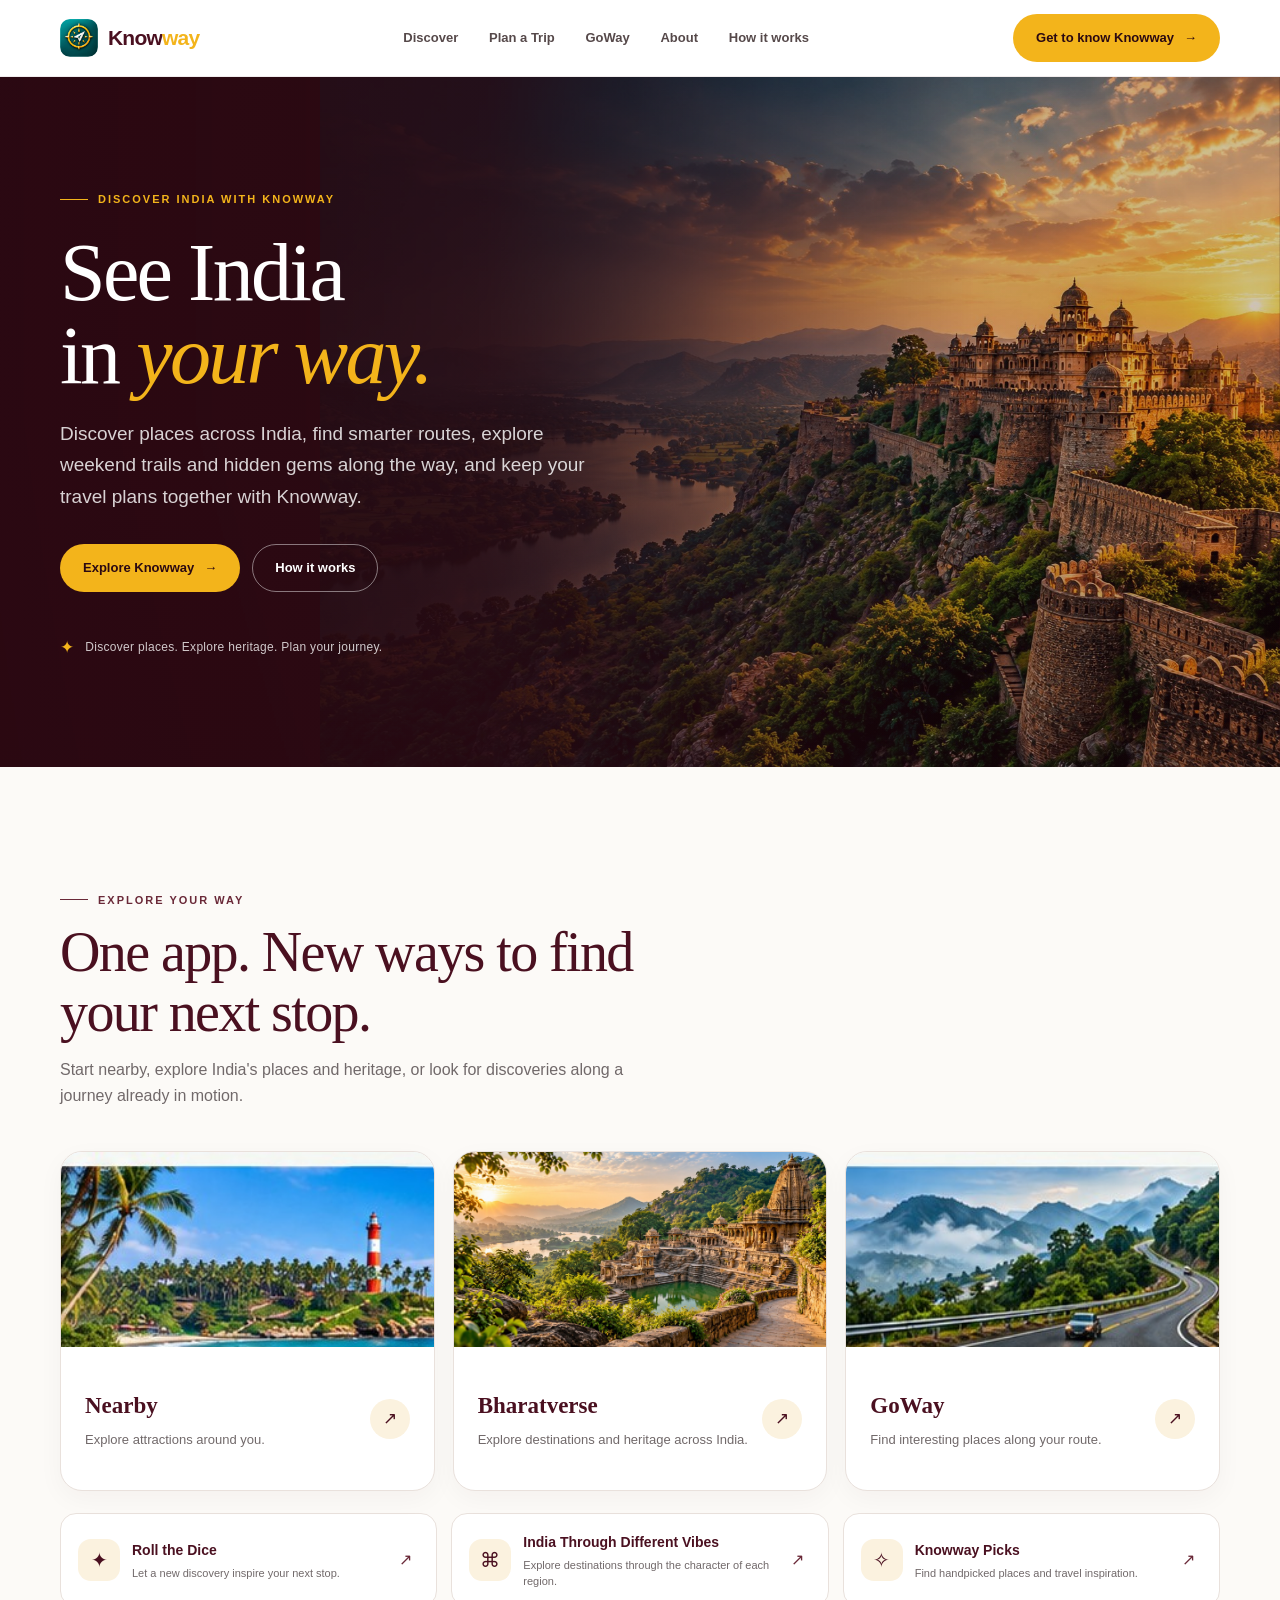
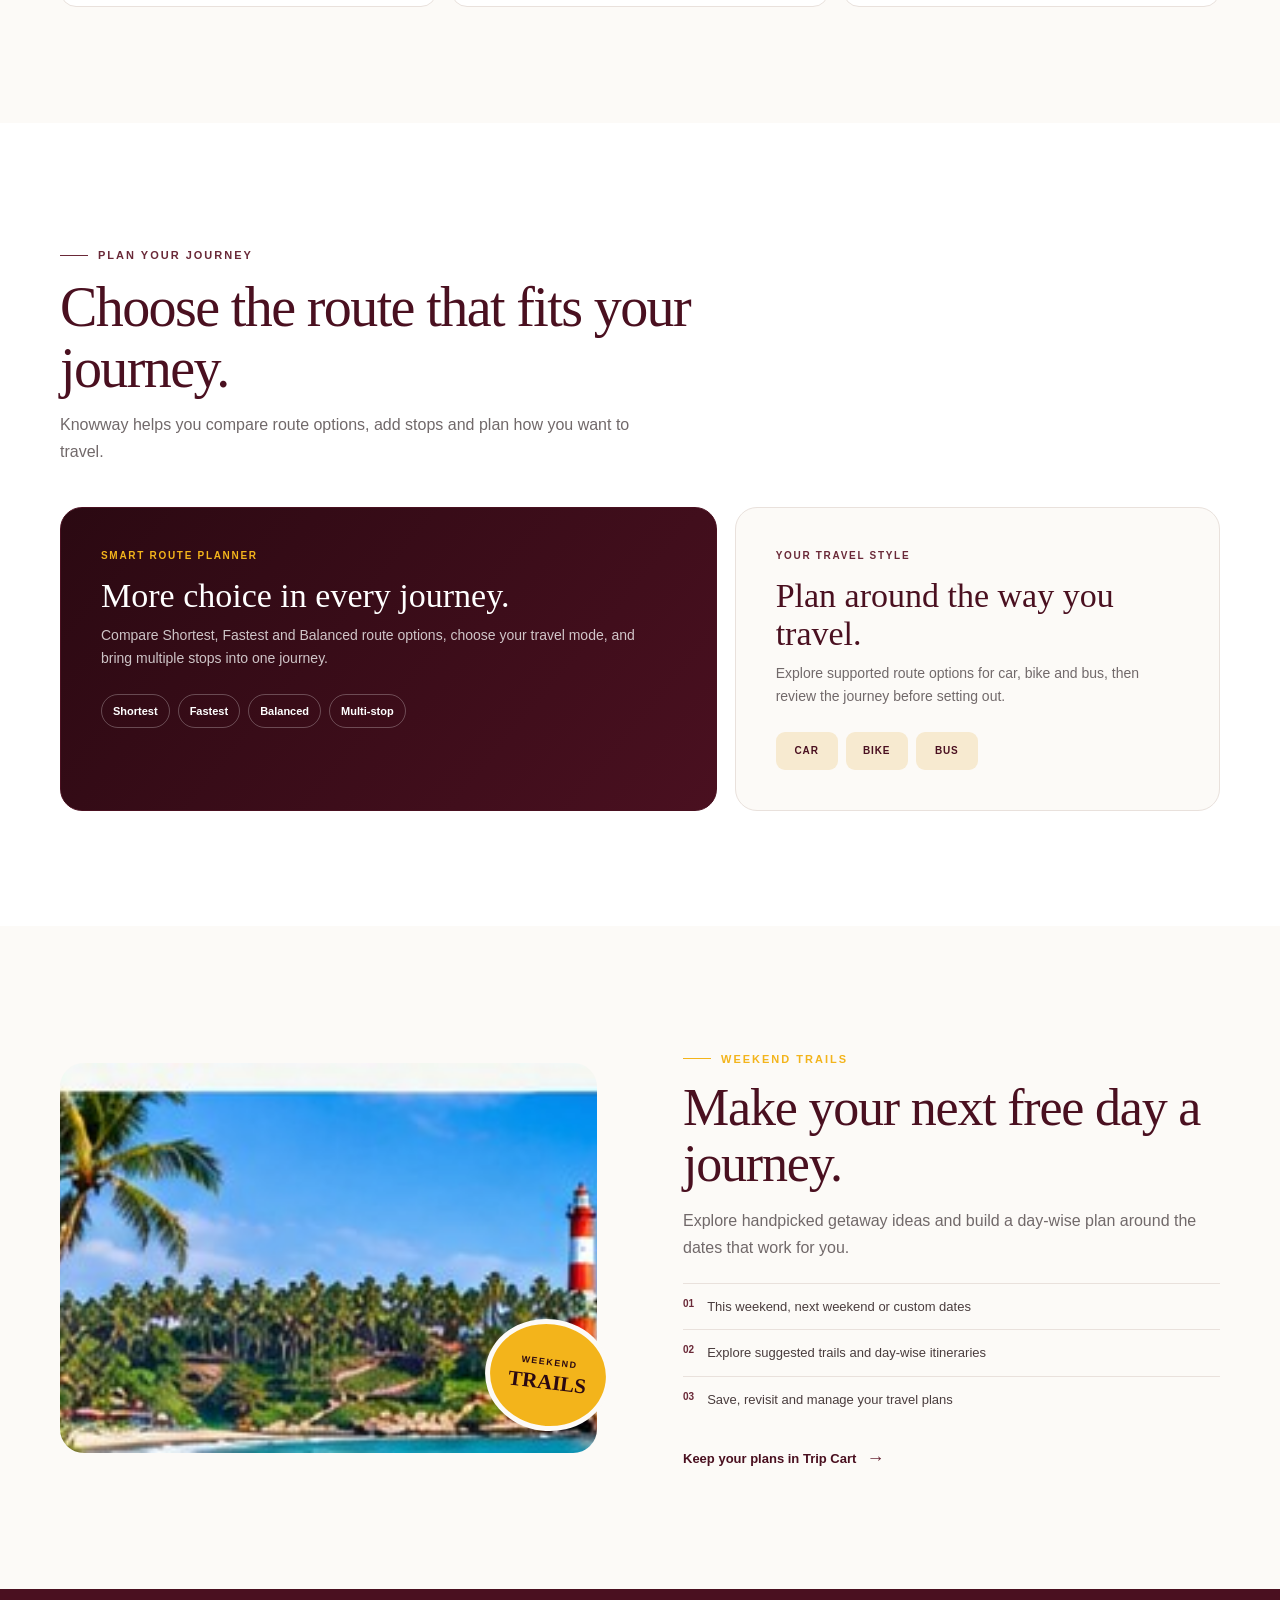
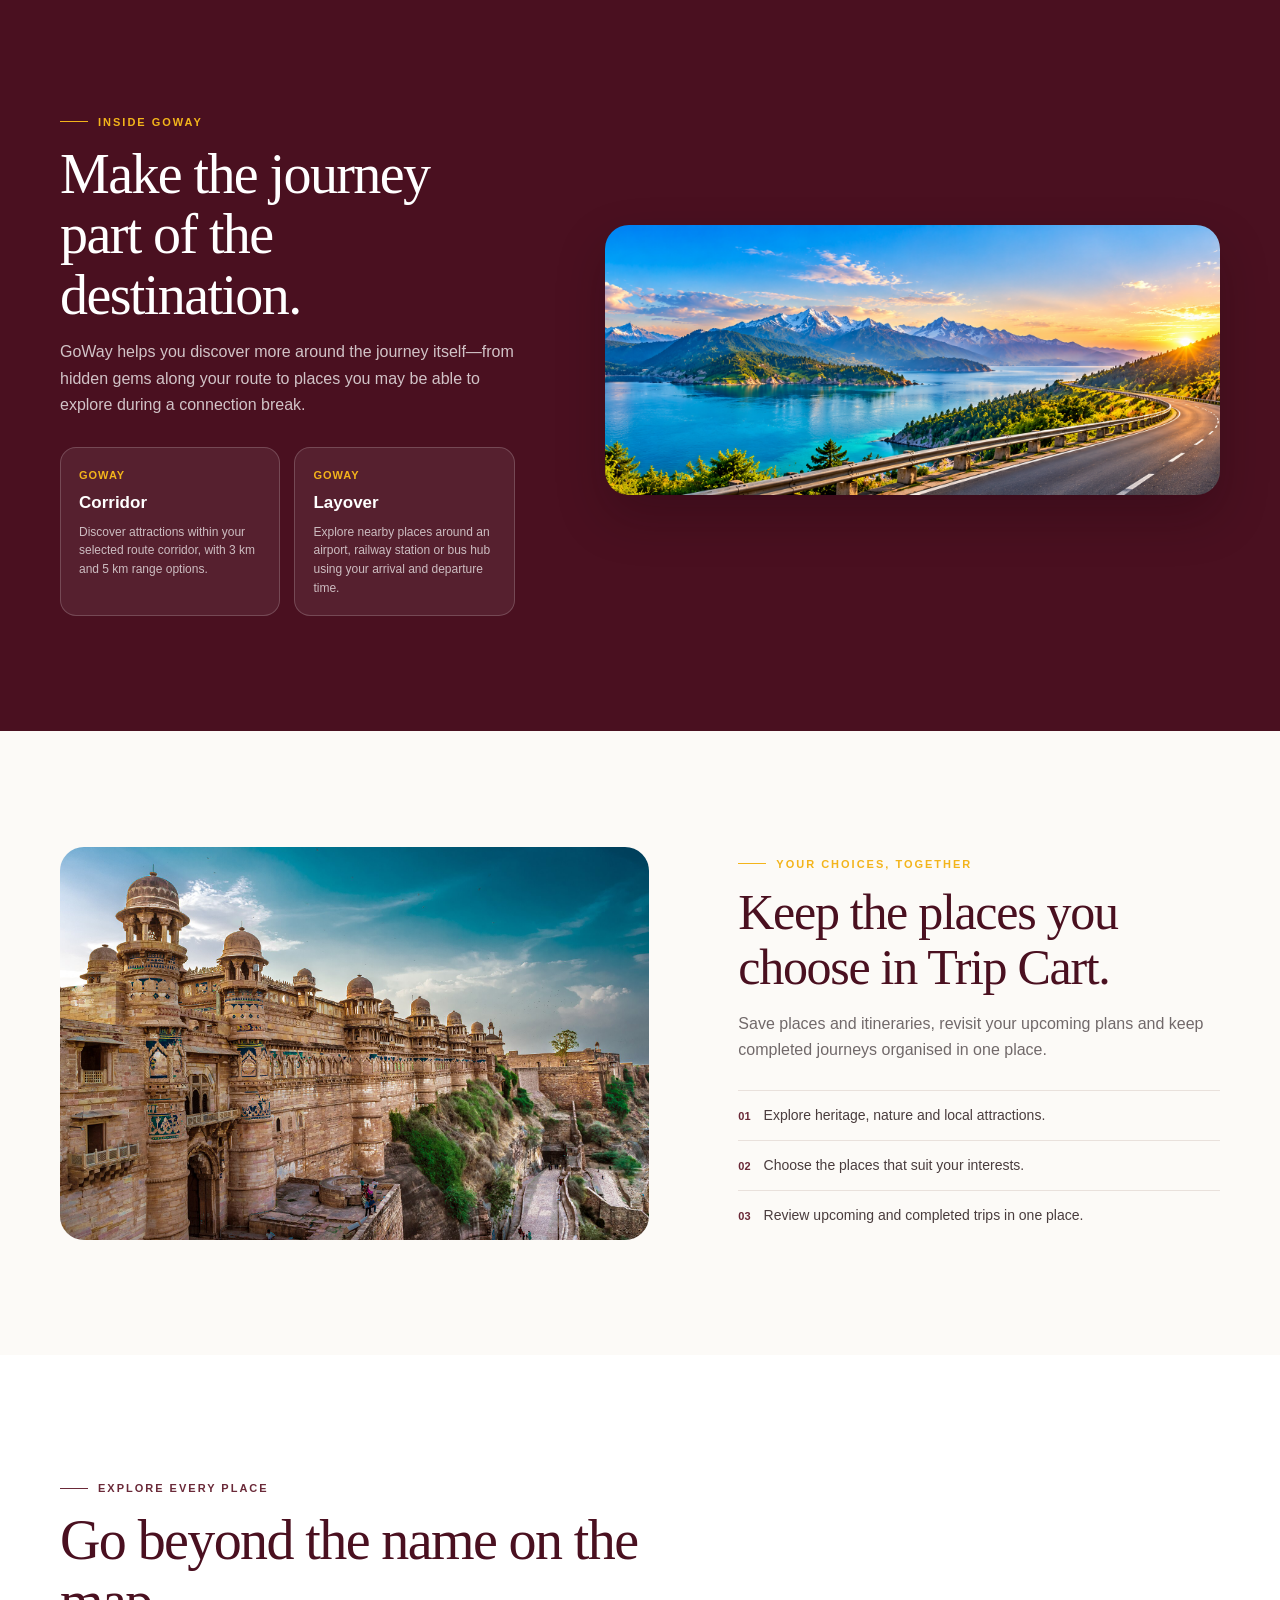
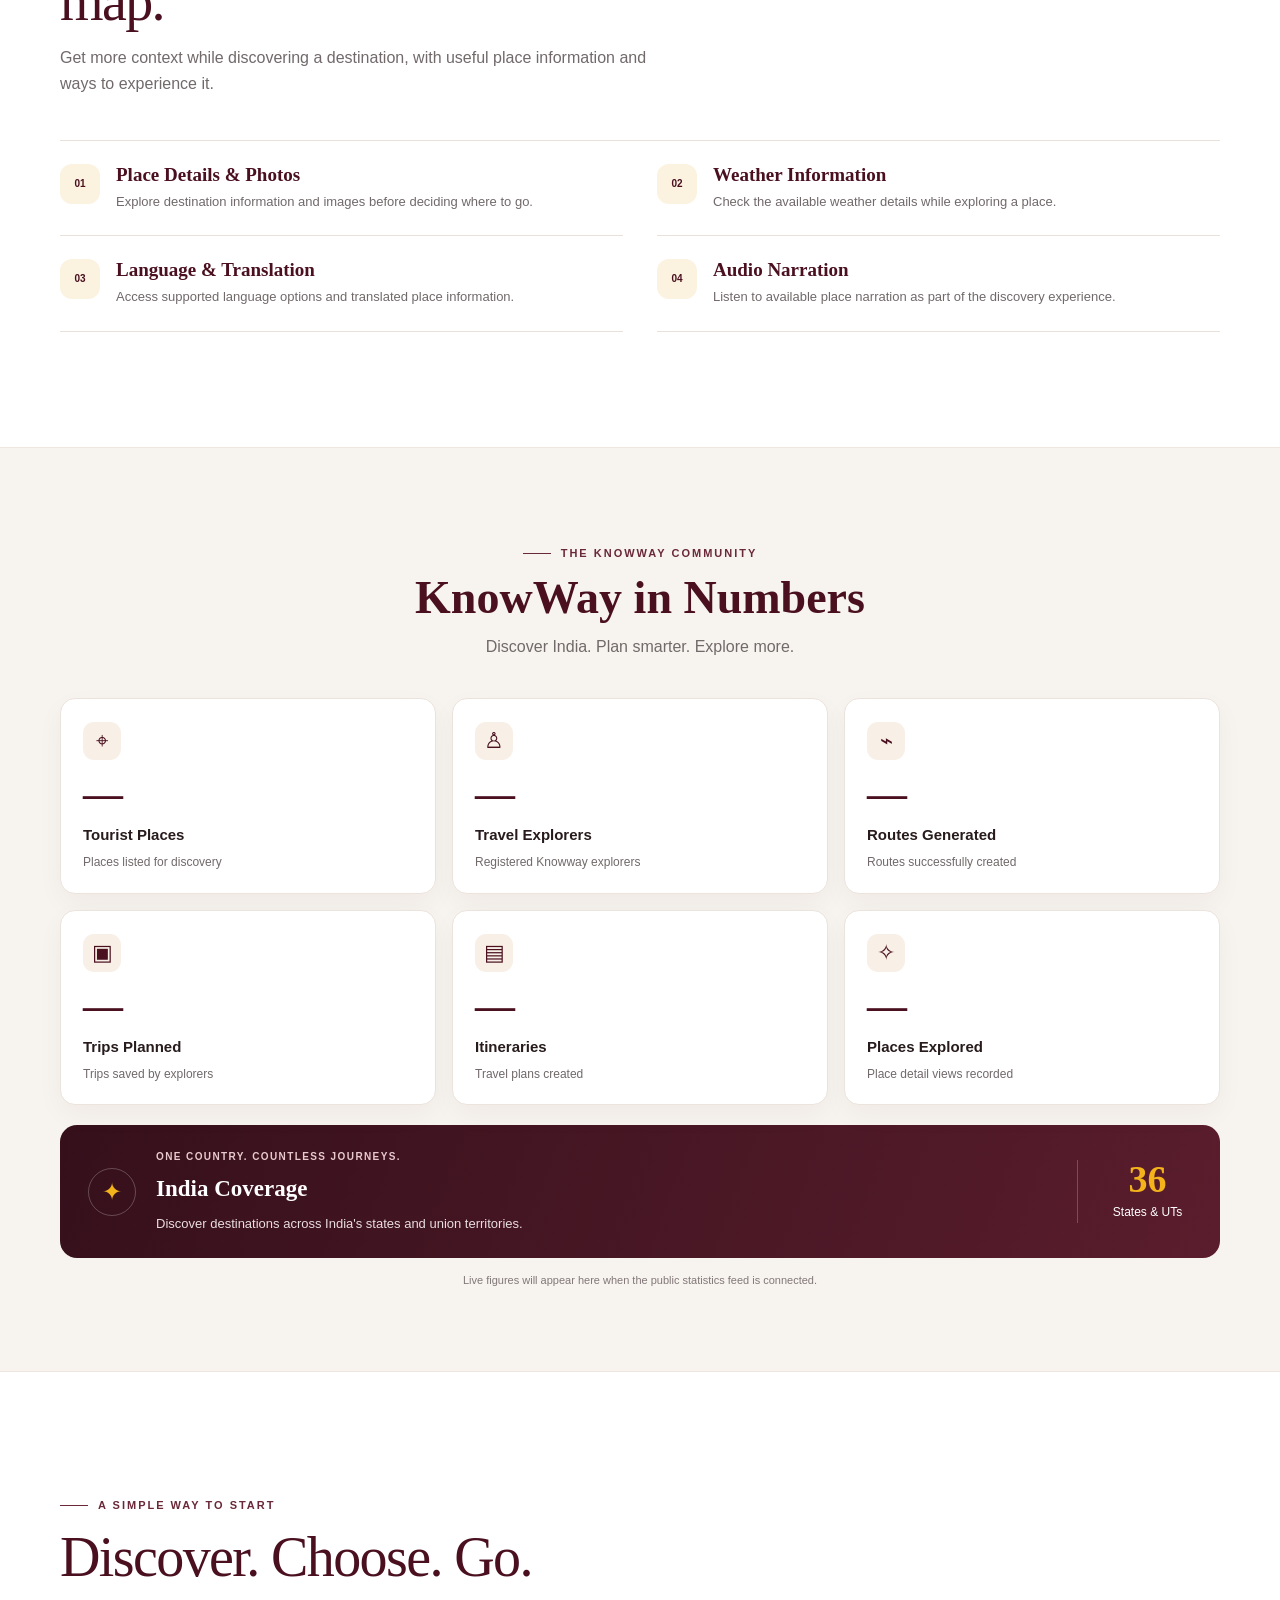
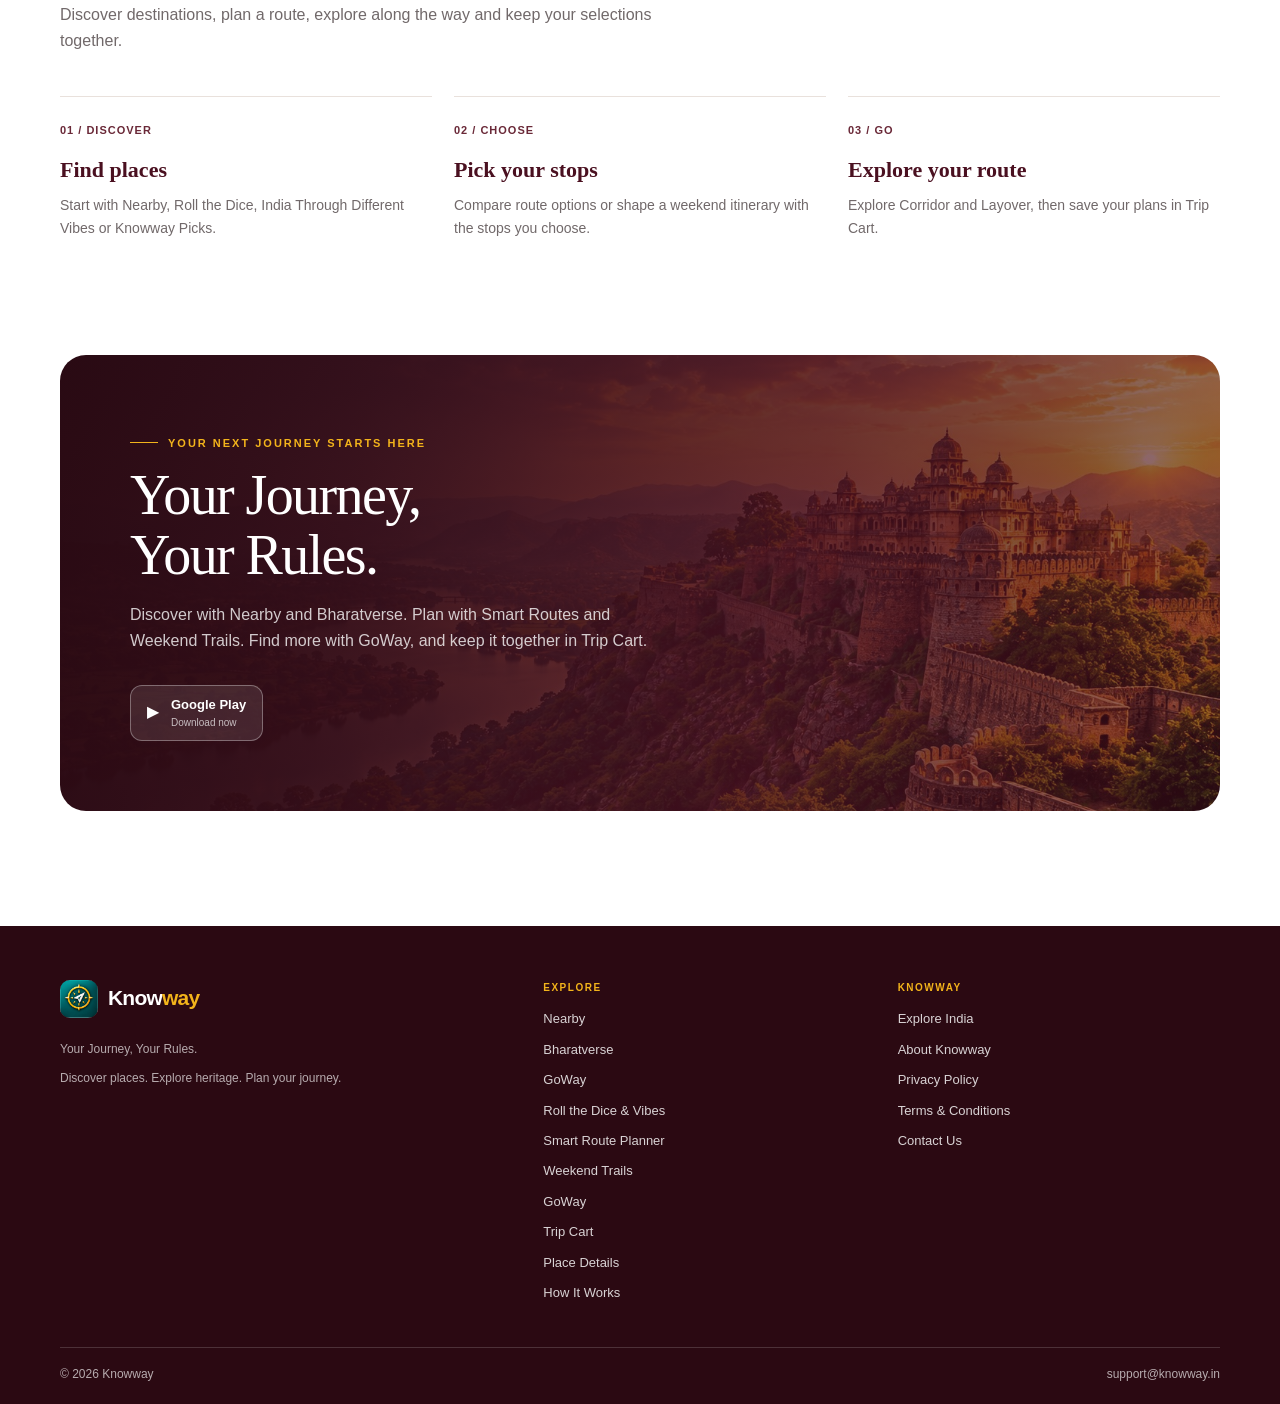
<file: index.html>
<!doctype html>
<html lang="en">
  <head>
    <meta charset="utf-8">
    <meta name="viewport" content="width=device-width, initial-scale=1">

    <!-- Browser Theme -->
    <meta name="theme-color" content="#4a1020">
    <meta name="application-name" content="Knowway">

    <!-- Google Search Console Verification -->
    <meta name="google-site-verification" content="DXELdaeOX8ypAjIhZ3Kh6I5FfKv6KtQUuL8jSl8J8rA" />

    <!-- SEO Title and Description -->
    <title>Knowway – Discover India, Explore Places & Plan Your Journey</title>

    <meta name="description" content="Knowway is your travel companion for discovering India's destinations and heritage. Explore nearby attractions with Nearby, discover places across India with Bharatverse, find route-side destinations with GoWay Corridor and Layover, and organise your plans with Trip Cart. Your Journey, Your Rules.">

    <meta name="robots" content="index, follow">

    <!-- Website Favicon -->
    <link rel="icon" type="image/png" sizes="48x48" href="/assets/knowway-icon.png?v=2">
    <link rel="shortcut icon" type="image/png" href="/assets/knowway-icon.png?v=2">
    <link rel="apple-touch-icon" href="/assets/knowway-icon.png">

    <!-- Canonical URL -->
    <link rel="canonical" href="https://knowway.in/">

    <!-- Open Graph: WhatsApp, Facebook and Social Media -->
    <meta property="og:type" content="website">
    <meta property="og:site_name" content="Knowway">
    <meta property="og:title" content="Knowway – Discover India, Explore Places & Plan Your Journey">
    <meta property="og:description" content="Discover nearby attractions, explore India's heritage with Bharatverse, find places along your route with GoWay, and organise your journey with Trip Cart. Your Journey, Your Rules.">
    <meta property="og:url" content="https://knowway.in/">
    <meta property="og:image" content="https://knowway.in/assets/knowway-hero-fort.jpg">
    <meta property="og:image:alt" content="Discover India's destinations and heritage with Knowway">

    <!-- Twitter / X Social Preview -->
    <meta name="twitter:card" content="summary_large_image">
    <meta name="twitter:title" content="Knowway – Discover India, Explore Places & Plan Your Journey">
    <meta name="twitter:description" content="Explore nearby attractions, discover India's heritage, find route-side places and organise your trips with Knowway.">
    <meta name="twitter:image" content="https://knowway.in/assets/knowway-hero-fort.jpg">

    <!-- Structured Data for Google Search -->
    <script type="application/ld+json">
    {
      "@context": "https://schema.org",
      "@type": "WebSite",
      "name": "Knowway",
      "alternateName": "Knowway Travel",
      "url": "https://knowway.in/",
      "description": "Knowway is an India-focused travel and heritage discovery platform. Discover nearby attractions, explore destinations across India, find places along travel routes with GoWay Corridor and Layover, and organise selected places with Trip Cart."
    }
    </script>

    <link rel="stylesheet" href="styles.css">
  </head>

  <body>
    <header class="top">
      <div class="wrap nav">
        <a class="brand" href="#home" aria-label="Knowway home">
          <img src="assets/knowway-icon.png" alt="">
          <span>Know<span class="way">way</span></span>
        </a>

        <nav class="nav-links" aria-label="Main navigation">
          <a href="#features">Discover</a>
          <a href="#plan-journey">Plan a Trip</a>
          <a href="#route-tools">GoWay</a>
          <a href="about.html">About</a>
          <a href="how-it-works.html">How it works</a>
        </nav>

        <a class="navcta" href="#download">Get to know Knowway <span aria-hidden="true">→</span></a>

        <button class="menu-btn" id="menu-btn" type="button" aria-expanded="false" aria-controls="menu-panel" aria-label="Open website menu">☰</button>
      </div>

      <nav class="menu-panel" id="menu-panel" aria-label="Mobile navigation">
        <a href="#features">Discover</a>
        <a href="#plan-journey">Plan a Trip</a>
        <a href="#weekend-trails">Weekend Trails</a>
        <a href="#route-tools">GoWay</a>
        <a href="#trip-cart">Trip Cart</a>
        <a href="about.html">About Knowway</a>
        <a href="how-it-works.html">How it works</a>
        <a href="#contact">Contact</a>
        <a class="mobile-download" href="#download">Get the app</a>
      </nav>
    </header>

    <main>
      <section class="hero" id="home">
        <img class="hero-image" src="assets/knowway-hero-fort.jpg" alt="Historic Indian fort overlooking a lake at sunset">

        <div class="wrap hero-inner">
          <div class="hero-copy">
            <div class="hero-tag">Discover India with Knowway</div>

            <h1>See India<br>in <em>your way.</em></h1>

            <p>Discover places across India, find smarter routes, explore weekend trails and hidden gems along the way, and keep your travel plans together with Knowway.</p>

            <div class="hero-actions">
              <a class="button" href="#features">Explore Knowway <span aria-hidden="true">→</span></a>
              <a class="button button-secondary" href="how-it-works.html">How it works</a>
            </div>

            <div class="hero-note"><span aria-hidden="true">✦</span> Discover places. Explore heritage. Plan your journey.</div>
          </div>
        </div>
      </section>

      <section class="section ways" id="explore">
        <span id="features"></span>

        <div class="wrap">
          <div class="section-heading">
            <div class="eyebrow">Explore your way</div>
            <h2>One app. New ways to find your next stop.</h2>
            <p>Start nearby, explore India's places and heritage, or look for discoveries along a journey already in motion.</p>
          </div>

          <div class="ways-grid">
            <a class="way-card" id="nearby" href="how-it-works.html#discover">
              <img src="assets/nearby-card.jpg" alt="Coastal lighthouse surrounded by palms" loading="lazy">
              <span class="way-content">
                <span>
                  <strong>Nearby</strong>
                  <small>Explore attractions around you.</small>
                </span>
                <span class="way-arrow" aria-hidden="true">↗</span>
              </span>
            </a>

            <a class="way-card" id="bharatverse" href="about.html#features">
              <img src="assets/knowway-feature-heritage.jpg" alt="Heritage architecture beside a green landscape" loading="lazy">
              <span class="way-content">
                <span>
                  <strong>Bharatverse</strong>
                  <small>Explore destinations and heritage across India.</small>
                </span>
                <span class="way-arrow" aria-hidden="true">↗</span>
              </span>
            </a>

            <a class="way-card" id="goway" href="#route-tools">
              <img src="assets/goway-card.jpg" alt="Winding road through a green mountain landscape" loading="lazy">
              <span class="way-content">
                <span>
                  <strong>GoWay</strong>
                  <small>Find interesting places along your route.</small>
                </span>
                <span class="way-arrow" aria-hidden="true">↗</span>
              </span>
            </a>
          </div>

          <div class="discovery-extra" id="dice-vibes">
            <a class="discovery-tile" href="#dice-vibes">
              <span class="tile-mark">✦</span>
              <span><strong>Roll the Dice</strong><small>Let a new discovery inspire your next stop.</small></span>
              <span class="tile-arrow">↗</span>
            </a>
            <a class="discovery-tile" href="#dice-vibes">
              <span class="tile-mark">⌘</span>
              <span><strong>India Through Different Vibes</strong><small>Explore destinations through the character of each region.</small></span>
              <span class="tile-arrow">↗</span>
            </a>
            <a class="discovery-tile" href="#weekend-trails">
              <span class="tile-mark">✧</span>
              <span><strong>Knowway Picks</strong><small>Find handpicked places and travel inspiration.</small></span>
              <span class="tile-arrow">↗</span>
            </a>
          </div>
        </div>
      </section>

      <section class="section planner-section" id="plan-journey">
        <div class="wrap">
          <div class="section-heading">
            <div class="eyebrow">Plan your journey</div>
            <h2>Choose the route that fits your journey.</h2>
            <p>Knowway helps you compare route options, add stops and plan how you want to travel.</p>
          </div>
          <div class="planner-grid">
            <article class="planner-card planner-main">
              <div class="planner-kicker">SMART ROUTE PLANNER</div>
              <h3>More choice in every journey.</h3>
              <p>Compare Shortest, Fastest and Balanced route options, choose your travel mode, and bring multiple stops into one journey.</p>
              <div class="planner-tags"><span>Shortest</span><span>Fastest</span><span>Balanced</span><span>Multi-stop</span></div>
            </article>
            <article class="planner-card planner-side">
              <div class="planner-kicker">YOUR TRAVEL STYLE</div>
              <h3>Plan around the way you travel.</h3>
              <p>Explore supported route options for car, bike and bus, then review the journey before setting out.</p>
              <div class="planner-symbols" aria-label="Car, bike and bus travel modes"><span>CAR</span><span>BIKE</span><span>BUS</span></div>
            </article>
          </div>
        </div>
      </section>

      <section class="section weekend-section" id="weekend-trails">
        <div class="wrap weekend-grid">
          <div class="weekend-visual">
            <img src="assets/nearby-card.jpg" alt="A scenic destination to inspire a weekend getaway" loading="lazy">
            <div class="weekend-stamp"><span>WEEKEND</span><strong>TRAILS</strong></div>
          </div>
          <div class="weekend-copy">
            <div class="eyebrow">Weekend Trails</div>
            <h2>Make your next free day a journey.</h2>
            <p>Explore handpicked getaway ideas and build a day-wise plan around the dates that work for you.</p>
            <ul class="feature-list">
              <li><span>01</span>This weekend, next weekend or custom dates</li>
              <li><span>02</span>Explore suggested trails and day-wise itineraries</li>
              <li><span>03</span>Save, revisit and manage your travel plans</li>
            </ul>
            <a class="text-link" href="#trip-cart">Keep your plans in Trip Cart <span>→</span></a>
          </div>
        </div>
      </section>

      <section class="section route-band" id="route-tools">
        <div class="wrap route-inner">
          <div class="route-copy">
            <div class="eyebrow">Inside GoWay</div>
            <h2>Make the journey part of the destination.</h2>
            <p>GoWay helps you discover more around the journey itself—from hidden gems along your route to places you may be able to explore during a connection break.</p>

            <div class="route-options">
              <article class="route-option">
                <span>GoWay</span>
                <strong>Corridor</strong>
                <p>Discover attractions within your selected route corridor, with 3 km and 5 km range options.</p>
              </article>

              <article class="route-option">
                <span>GoWay</span>
                <strong>Layover</strong>
                <p>Explore nearby places around an airport, railway station or bus hub using your arrival and departure time.</p>
              </article>
            </div>
          </div>

          <img class="route-image" src="assets/goway-journey.png" alt="Scenic mountain road beside a lake" loading="lazy">
        </div>
      </section>

      <section class="section journey" id="destinations">
        <span id="app-preview"></span>

        <div class="wrap journey-grid">
          <img class="journey-image" src="assets/heritage-monument.jpg" alt="Historic Indian fort and surrounding architecture" loading="lazy">

          <div class="journey-copy">
            <div class="eyebrow">Your choices, together</div>
            <h2>Keep the places you choose in Trip Cart.</h2>
            <p>Save places and itineraries, revisit your upcoming plans and keep completed journeys organised in one place.</p>

            <ul class="journey-list" id="trip-cart">
              <li><span>01</span> Explore heritage, nature and local attractions.</li>
              <li><span>02</span> Choose the places that suit your interests.</li>
              <li><span>03</span> Review upcoming and completed trips in one place.</li>
            </ul>
          </div>
        </div>
      </section>

      <section class="section details-section" id="place-experience">
        <div class="wrap">
          <div class="section-heading">
            <div class="eyebrow">Explore every place</div>
            <h2>Go beyond the name on the map.</h2>
            <p>Get more context while discovering a destination, with useful place information and ways to experience it.</p>
          </div>
          <div class="details-grid">
            <article class="detail-item"><span class="detail-icon">01</span><div><h3>Place Details &amp; Photos</h3><p>Explore destination information and images before deciding where to go.</p></div></article>
            <article class="detail-item"><span class="detail-icon">02</span><div><h3>Weather Information</h3><p>Check the available weather details while exploring a place.</p></div></article>
            <article class="detail-item"><span class="detail-icon">03</span><div><h3>Language &amp; Translation</h3><p>Access supported language options and translated place information.</p></div></article>
            <article class="detail-item"><span class="detail-icon">04</span><div><h3>Audio Narration</h3><p>Listen to available place narration as part of the discovery experience.</p></div></article>
          </div>
        </div>
      </section>

      <section class="numbers-section" id="knowway-numbers" aria-labelledby="numbers-title">
        <div class="wrap">
          <div class="numbers-heading">
            <div class="eyebrow">The Knowway community</div>
            <h2 id="numbers-title">KnowWay in Numbers</h2>
            <p>Discover India. Plan smarter. Explore more.</p>
          </div>

          <div class="numbers-grid" aria-live="polite">
            <article class="number-card"><span class="number-icon" aria-hidden="true">⌖</span><strong class="number-value" data-stat="touristPlaces">—</strong><span class="number-label">Tourist Places</span><small class="number-note">Places listed for discovery</small></article>
            <article class="number-card"><span class="number-icon" aria-hidden="true">♙</span><strong class="number-value" data-stat="travelExplorers">—</strong><span class="number-label">Travel Explorers</span><small class="number-note">Registered Knowway explorers</small></article>
            <article class="number-card"><span class="number-icon" aria-hidden="true">⌁</span><strong class="number-value" data-stat="routesGenerated">—</strong><span class="number-label">Routes Generated</span><small class="number-note">Routes successfully created</small></article>
            <article class="number-card"><span class="number-icon" aria-hidden="true">▣</span><strong class="number-value" data-stat="tripsPlanned">—</strong><span class="number-label">Trips Planned</span><small class="number-note">Trips saved by explorers</small></article>
            <article class="number-card"><span class="number-icon" aria-hidden="true">▤</span><strong class="number-value" data-stat="itineraries">—</strong><span class="number-label">Itineraries</span><small class="number-note">Travel plans created</small></article>
            <article class="number-card"><span class="number-icon" aria-hidden="true">✧</span><strong class="number-value" data-stat="placesExplored">—</strong><span class="number-label">Places Explored</span><small class="number-note">Place detail views recorded</small></article>
          </div>

          <div class="india-coverage">
            <div class="coverage-mark" aria-hidden="true">✦</div>
            <div><span class="coverage-kicker">One country. Countless journeys.</span><strong>India Coverage</strong><p>Discover destinations across India's states and union territories.</p></div>
            <div class="coverage-count"><strong>36</strong><span>States &amp; UTs</span></div>
          </div>
          <p class="numbers-footnote" id="numbers-status">Live figures will appear here when the public statistics feed is connected.</p>
        </div>
      </section>

      <section class="section" id="how">
        <div class="wrap">
          <div class="section-heading">
            <div class="eyebrow">A simple way to start</div>
            <h2>Discover. Choose. Go.</h2>
            <p>Discover destinations, plan a route, explore along the way and keep your selections together.</p>
          </div>

          <div class="steps">
            <article class="step">
              <div class="step-number">01 / DISCOVER</div>
              <h3>Find places</h3>
              <p>Start with Nearby, Roll the Dice, India Through Different Vibes or Knowway Picks.</p>
            </article>

            <article class="step">
              <div class="step-number">02 / CHOOSE</div>
              <h3>Pick your stops</h3>
              <p>Compare route options or shape a weekend itinerary with the stops you choose.</p>
            </article>

            <article class="step">
              <div class="step-number">03 / GO</div>
              <h3>Explore your route</h3>
              <p>Explore Corridor and Layover, then save your plans in Trip Cart.</p>
            </article>
          </div>
        </div>
      </section>

      <section class="download" id="download">
        <div class="wrap">
          <div class="download-panel">
            <div class="download-copy">
              <div class="eyebrow">Your next journey starts here</div>
              <h2>Your Journey,<br>Your Rules.</h2>
              <p>Discover with Nearby and Bharatverse. Plan with Smart Routes and Weekend Trails. Find more with GoWay, and keep it together in Trip Cart.</p>

              <a class="store-badge" id="play-store-link" href="https://play.google.com/store/apps/details?id=com.knowway.india" target="_blank" rel="noopener noreferrer" aria-label="Download Knowway on Google Play">
                <span aria-hidden="true">▶</span>
                <span>
                  <strong>Google Play</strong>
                  <small>Download now</small>
                </span>
              </a>
            </div>
          </div>
        </div>
      </section>
    </main>

    <footer class="footer" id="contact">
      <span id="about"></span>

      <div class="wrap">
        <div class="footer-grid">
          <div class="footer-brand">
            <a class="brand" href="#home" aria-label="Knowway home">
              <img src="assets/knowway-icon.png" alt="">
              <span>Know<span class="way">way</span></span>
            </a>

            <p>Your Journey, Your Rules.</p>
            <small>Discover places. Explore heritage. Plan your journey.</small>
          </div>

          <div>
            <div class="footer-title">EXPLORE</div>
            <a href="#nearby">Nearby</a>
            <a href="#bharatverse">Bharatverse</a>
            <a href="#goway">GoWay</a>
            <a href="#dice-vibes">Roll the Dice &amp; Vibes</a>
            <a href="#plan-journey">Smart Route Planner</a>
            <a href="#weekend-trails">Weekend Trails</a>
            <a href="#route-tools">GoWay</a>
            <a href="#trip-cart">Trip Cart</a>
            <a href="#place-experience">Place Details</a>
            <a href="how-it-works.html">How It Works</a>
          </div>

          <div>
            <div class="footer-title">KNOWWAY</div>
            <a href="#destinations">Explore India</a>
            <a href="about.html">About Knowway</a>
            <a href="privacy-policy.html">Privacy Policy</a>
            <a href="terms-and-conditions.html">Terms &amp; Conditions</a>
            <a href="contact.html">Contact Us</a>
          </div>
        </div>

        <div class="copyright">
          <span>© <span id="year"></span> Knowway</span>
          <a href="mailto:support@knowway.in">support@knowway.in</a>
        </div>
      </div>
    </footer>

    <script>
      document.getElementById("year").textContent = new Date().getFullYear();

      // Set window.KNOWWAY_STATS_ENDPOINT to a public, read-only JSON endpoint
      // returning { touristPlaces, travelExplorers, routesGenerated,
      // tripsPlanned, itineraries, placesExplored }.
      async function loadKnowwayStats() {
        const status = document.getElementById("numbers-status");
        const endpoint = window.KNOWWAY_STATS_ENDPOINT;
        if (!endpoint) return;
        try {
          const response = await fetch(endpoint, { headers: { Accept: "application/json" }, cache: "no-store" });
          if (!response.ok) throw new Error("Statistics feed unavailable");
          const payload = await response.json();
          const stats = payload.stats || payload;
          const keys = ["touristPlaces", "travelExplorers", "routesGenerated", "tripsPlanned", "itineraries", "placesExplored"];
          keys.forEach((key) => {
            const value = stats[key];
            const node = document.querySelector(`[data-stat="${key}"]`);
            if (node && Number.isFinite(Number(value)) && value !== null && value !== "") {
              node.textContent = new Intl.NumberFormat("en-IN").format(Number(value));
            }
          });
          status.textContent = "Live platform figures · Updated " + new Date().toLocaleString("en-IN", { dateStyle: "medium", timeStyle: "short" });
        } catch (error) {
          status.textContent = "Live statistics are temporarily unavailable.";
        }
      }
      loadKnowwayStats();

      const menuButton = document.getElementById("menu-btn");
      const menuPanel = document.getElementById("menu-panel");

      function closeMenu() {
        menuPanel.classList.remove("open");
        menuButton.setAttribute("aria-expanded", "false");
        menuButton.setAttribute("aria-label", "Open website menu");
        menuButton.textContent = "☰";
      }

      menuButton.addEventListener("click", () => {
        const isOpen = menuPanel.classList.toggle("open");
        menuButton.setAttribute("aria-expanded", String(isOpen));
        menuButton.setAttribute("aria-label", isOpen ? "Close website menu" : "Open website menu");
        menuButton.textContent = isOpen ? "×" : "☰";
      });

      menuPanel.querySelectorAll("a").forEach((link) => link.addEventListener("click", closeMenu));

      document.addEventListener("keydown", (event) => {
        if (event.key === "Escape") closeMenu();
      });

      document.addEventListener("click", (event) => {
        if (!menuPanel.contains(event.target) && !menuButton.contains(event.target)) closeMenu();
      });
    </script>
  </body>
</html>
</file>
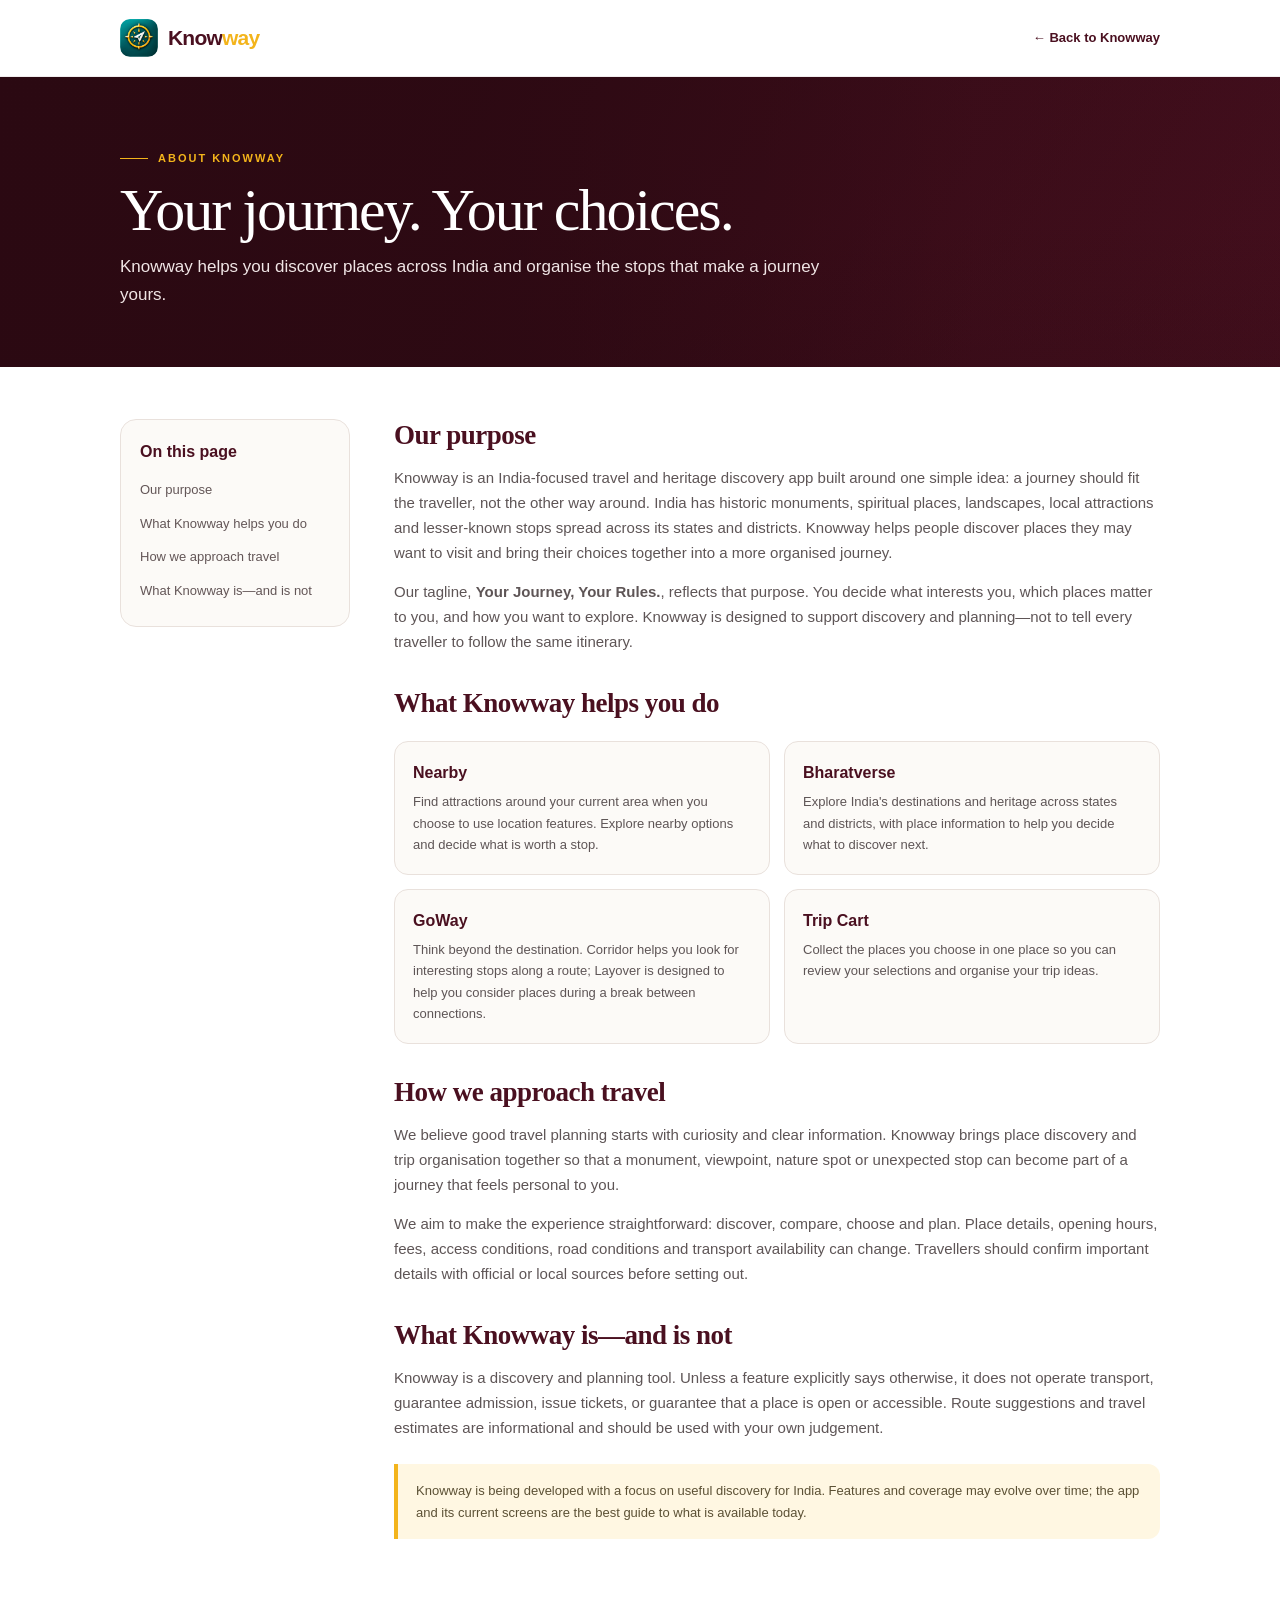
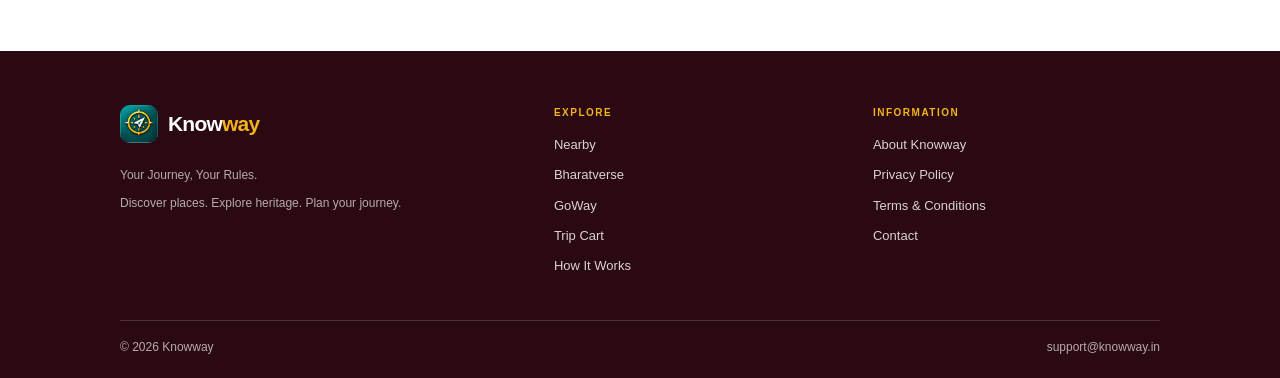
<file: about.html>
<!doctype html><html lang="en"><head><meta charset="utf-8"><meta name="viewport" content="width=device-width, initial-scale=1"><meta name="theme-color" content="#4a1020"><meta name="description" content="Learn about Knowway, an India-focused travel and heritage discovery app with Nearby, Bharatverse, GoWay and Trip Cart."><title>About Knowway | Knowway</title><link rel="icon" type="image/png" href="assets/knowway-icon.png"><link rel="stylesheet" href="styles.css"></head><body class="info-page"><header class="top"><div class="wrap nav"><a class="brand" href="index.html"><img src="assets/knowway-icon.png" alt=""><span>Know<span class="way">way</span></span></a><a class="back" href="index.html">← Back to Knowway</a></div></header><header class="hero"><div class="wrap"><div class="eyebrow">ABOUT KNOWWAY</div><h1>Your journey. Your choices.</h1><p>Knowway helps you discover places across India and organise the stops that make a journey yours.</p></div></header><main class="content"><div class="wrap"><div class="content-grid"><aside class="toc"><b>On this page</b><a href="#mission">Our purpose</a><a href="#features">What Knowway helps you do</a><a href="#principles">How we approach travel</a><a href="#scope">What Knowway is—and is not</a></aside><article class="prose"><h2 id="mission">Our purpose</h2><p>Knowway is an India-focused travel and heritage discovery app built around one simple idea: a journey should fit the traveller, not the other way around. India has historic monuments, spiritual places, landscapes, local attractions and lesser-known stops spread across its states and districts. Knowway helps people discover places they may want to visit and bring their choices together into a more organised journey.</p><p>Our tagline, <strong>Your Journey, Your Rules.</strong>, reflects that purpose. You decide what interests you, which places matter to you, and how you want to explore. Knowway is designed to support discovery and planning—not to tell every traveller to follow the same itinerary.</p><h2 id="features">What Knowway helps you do</h2><div class="mini-cards"><div class="mini-card"><strong>Nearby</strong><p>Find attractions around your current area when you choose to use location features. Explore nearby options and decide what is worth a stop.</p></div><div class="mini-card"><strong>Bharatverse</strong><p>Explore India's destinations and heritage across states and districts, with place information to help you decide what to discover next.</p></div><div class="mini-card"><strong>GoWay</strong><p>Think beyond the destination. Corridor helps you look for interesting stops along a route; Layover is designed to help you consider places during a break between connections.</p></div><div class="mini-card"><strong>Trip Cart</strong><p>Collect the places you choose in one place so you can review your selections and organise your trip ideas.</p></div></div><h2 id="principles">How we approach travel</h2><p>We believe good travel planning starts with curiosity and clear information. Knowway brings place discovery and trip organisation together so that a monument, viewpoint, nature spot or unexpected stop can become part of a journey that feels personal to you.</p><p>We aim to make the experience straightforward: discover, compare, choose and plan. Place details, opening hours, fees, access conditions, road conditions and transport availability can change. Travellers should confirm important details with official or local sources before setting out.</p><h2 id="scope">What Knowway is—and is not</h2><p>Knowway is a discovery and planning tool. Unless a feature explicitly says otherwise, it does not operate transport, guarantee admission, issue tickets, or guarantee that a place is open or accessible. Route suggestions and travel estimates are informational and should be used with your own judgement.</p><div class="note">Knowway is being developed with a focus on useful discovery for India. Features and coverage may evolve over time; the app and its current screens are the best guide to what is available today.</div></article></div></div></main><footer class="footer"><div class="wrap"><div class="footer-grid"><div class="footer-brand"><a class="brand" href="index.html"><img src="assets/knowway-icon.png" alt=""><span style="color:white">Know<span class="way">way</span></span></a><p>Your Journey, Your Rules.</p><small>Discover places. Explore heritage. Plan your journey.</small></div><div><div class="footer-title">EXPLORE</div><a href="index.html#nearby">Nearby</a><a href="index.html#bharatverse">Bharatverse</a><a href="index.html#goway">GoWay</a><a href="index.html#trip-cart">Trip Cart</a><a href="how-it-works.html">How It Works</a></div><div><div class="footer-title">INFORMATION</div><a href="about.html">About Knowway</a><a href="privacy-policy.html">Privacy Policy</a><a href="terms-and-conditions.html">Terms &amp; Conditions</a><a href="contact.html">Contact</a></div></div><div class="copyright"><span>© <span id="year"></span> Knowway</span><a href="mailto:support@knoway.in">support@knowway.in</a></div></div></footer><script>document.getElementById('year').textContent=new Date().getFullYear()</script></body></html>
</file>
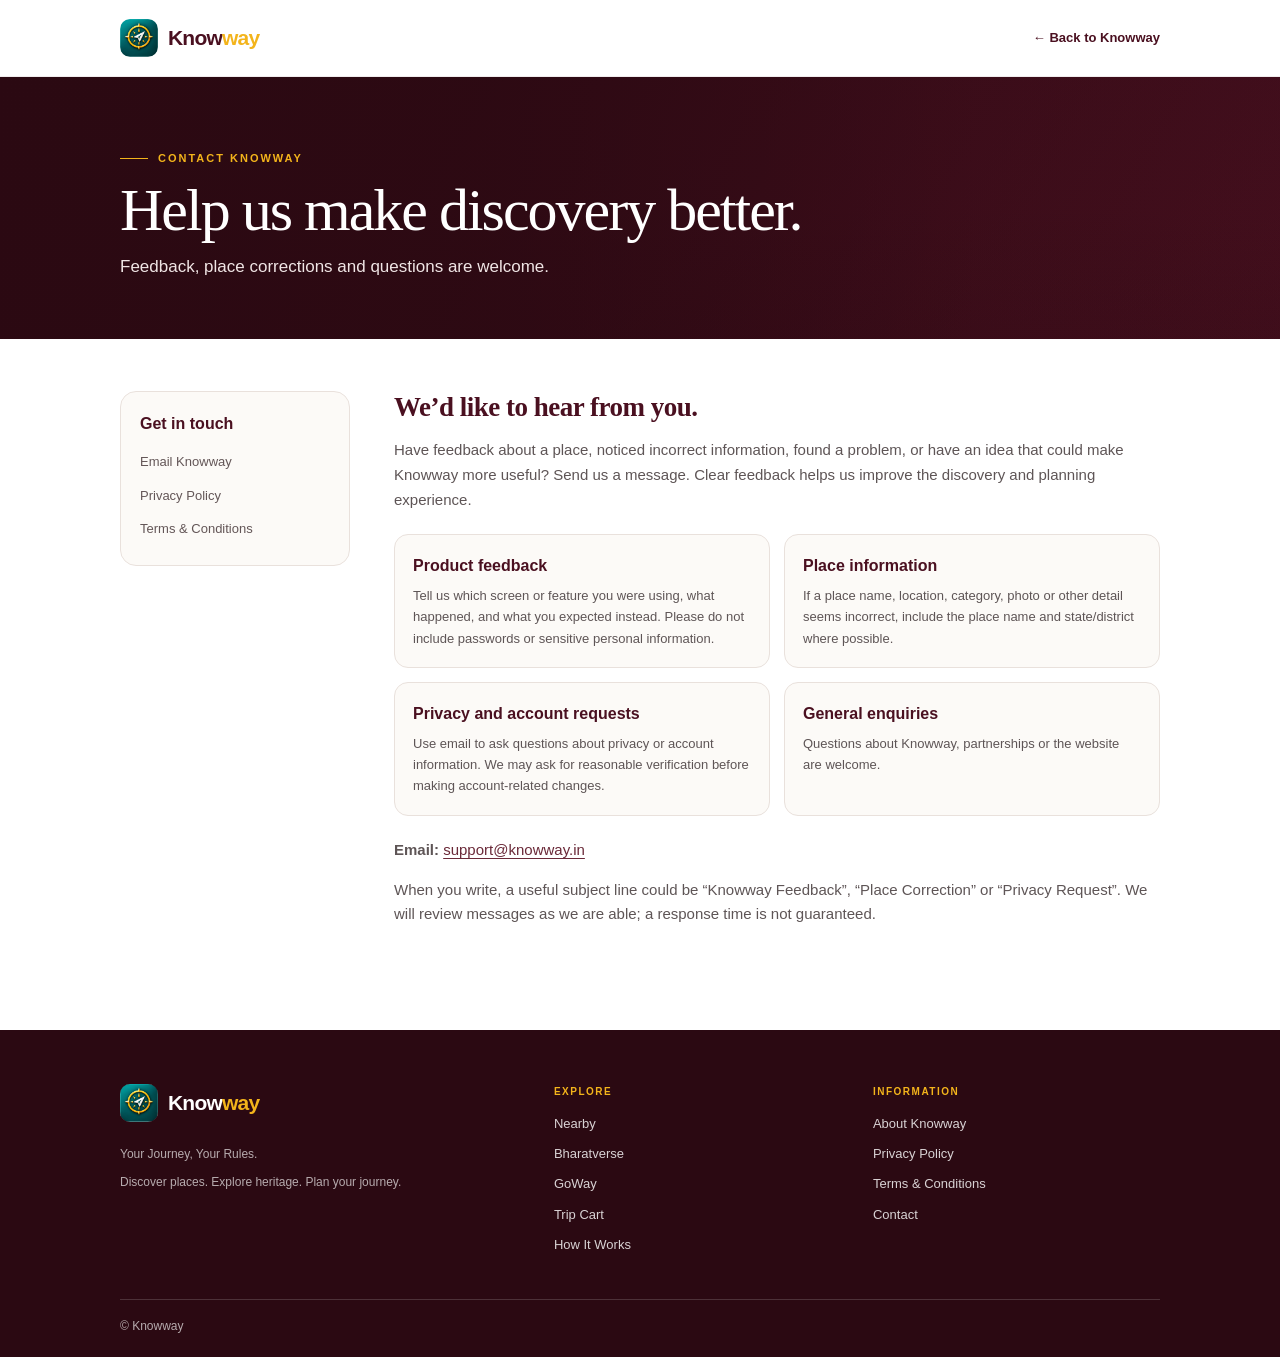
<file: contact.html>
<!doctype html><html lang="en"><head><meta charset="utf-8"><meta name="viewport" content="width=device-width, initial-scale=1"><meta name="theme-color" content="#4a1020"><meta name="description" content="Contact Knowway for product feedback, place corrections, privacy questions and general enquiries."><title>Contact Knowway | Knowway</title><link rel="icon" type="image/png" href="assets/knowway-icon.png"><link rel="stylesheet" href="styles.css"></head><body class="info-page"><header class="top"><div class="wrap nav"><a class="brand" href="index.html"><img src="assets/knowway-icon.png" alt=""><span>Know<span class="way">way</span></span></a><a class="back" href="index.html">← Back to Knowway</a></div></header><header class="hero"><div class="wrap"><div class="eyebrow">CONTACT KNOWWAY</div><h1>Help us make discovery better.</h1><p>Feedback, place corrections and questions are welcome.</p></div></header><main class="content"><div class="wrap"><div class="content-grid"><aside class="toc"><b>Get in touch</b><a href="mailto:support@knowway.in">Email Knowway</a><a href="privacy-policy.html">Privacy Policy</a><a href="terms-and-conditions.html">Terms &amp; Conditions</a></aside><article class="prose"><h2>We’d like to hear from you.</h2><p>Have feedback about a place, noticed incorrect information, found a problem, or have an idea that could make Knowway more useful? Send us a message. Clear feedback helps us improve the discovery and planning experience.</p><div class="mini-cards"><div class="mini-card"><strong>Product feedback</strong><p>Tell us which screen or feature you were using, what happened, and what you expected instead. Please do not include passwords or sensitive personal information.</p></div><div class="mini-card"><strong>Place information</strong><p>If a place name, location, category, photo or other detail seems incorrect, include the place name and state/district where possible.</p></div><div class="mini-card"><strong>Privacy and account requests</strong><p>Use email to ask questions about privacy or account information. We may ask for reasonable verification before making account-related changes.</p></div><div class="mini-card"><strong>General enquiries</strong><p>Questions about Knowway, partnerships or the website are welcome.</p></div></div><p><strong>Email:</strong> <a href="mailto:support@knowway.in">support@knowway.in</a></p><p>When you write, a useful subject line could be “Knowway Feedback”, “Place Correction” or “Privacy Request”. We will review messages as we are able; a response time is not guaranteed.</p></article></div></div></main><footer class="footer"><div class="wrap"><div class="footer-grid"><div class="footer-brand"><a class="brand" href="index.html"><img src="assets/knowway-icon.png" alt=""><span style="color:white">Know<span class="way">way</span></span></a><p>Your Journey, Your Rules.</p><small>Discover places. Explore heritage. Plan your journey.</small></div><div><div class="footer-title">EXPLORE</div><a href="index.html#nearby">Nearby</a><a href="index.html#bharatverse">Bharatverse</a><a href="index.html#goway">GoWay</a><a href="index.html#trip-cart">Trip Cart</a><a href="how-it-works.html">How It Works</a></div><div><div class="footer-title">INFORMATION</div><a href="about.html">About Knowway</a><a href="privacy-policy.html">Privacy Policy</a><a href="terms-and-conditions.html">Terms &amp; Conditions</a><a href="contact.html">Contact</a></div></div><div class="copyright"><span>© <span id="year"></span> Knowway</span><a href="mailto:support@knowway.in>support@knowway.in</a></div></div></footer><script>document.getElementById('year').textContent=new Date().getFullYear()</script></body></html>
</file>
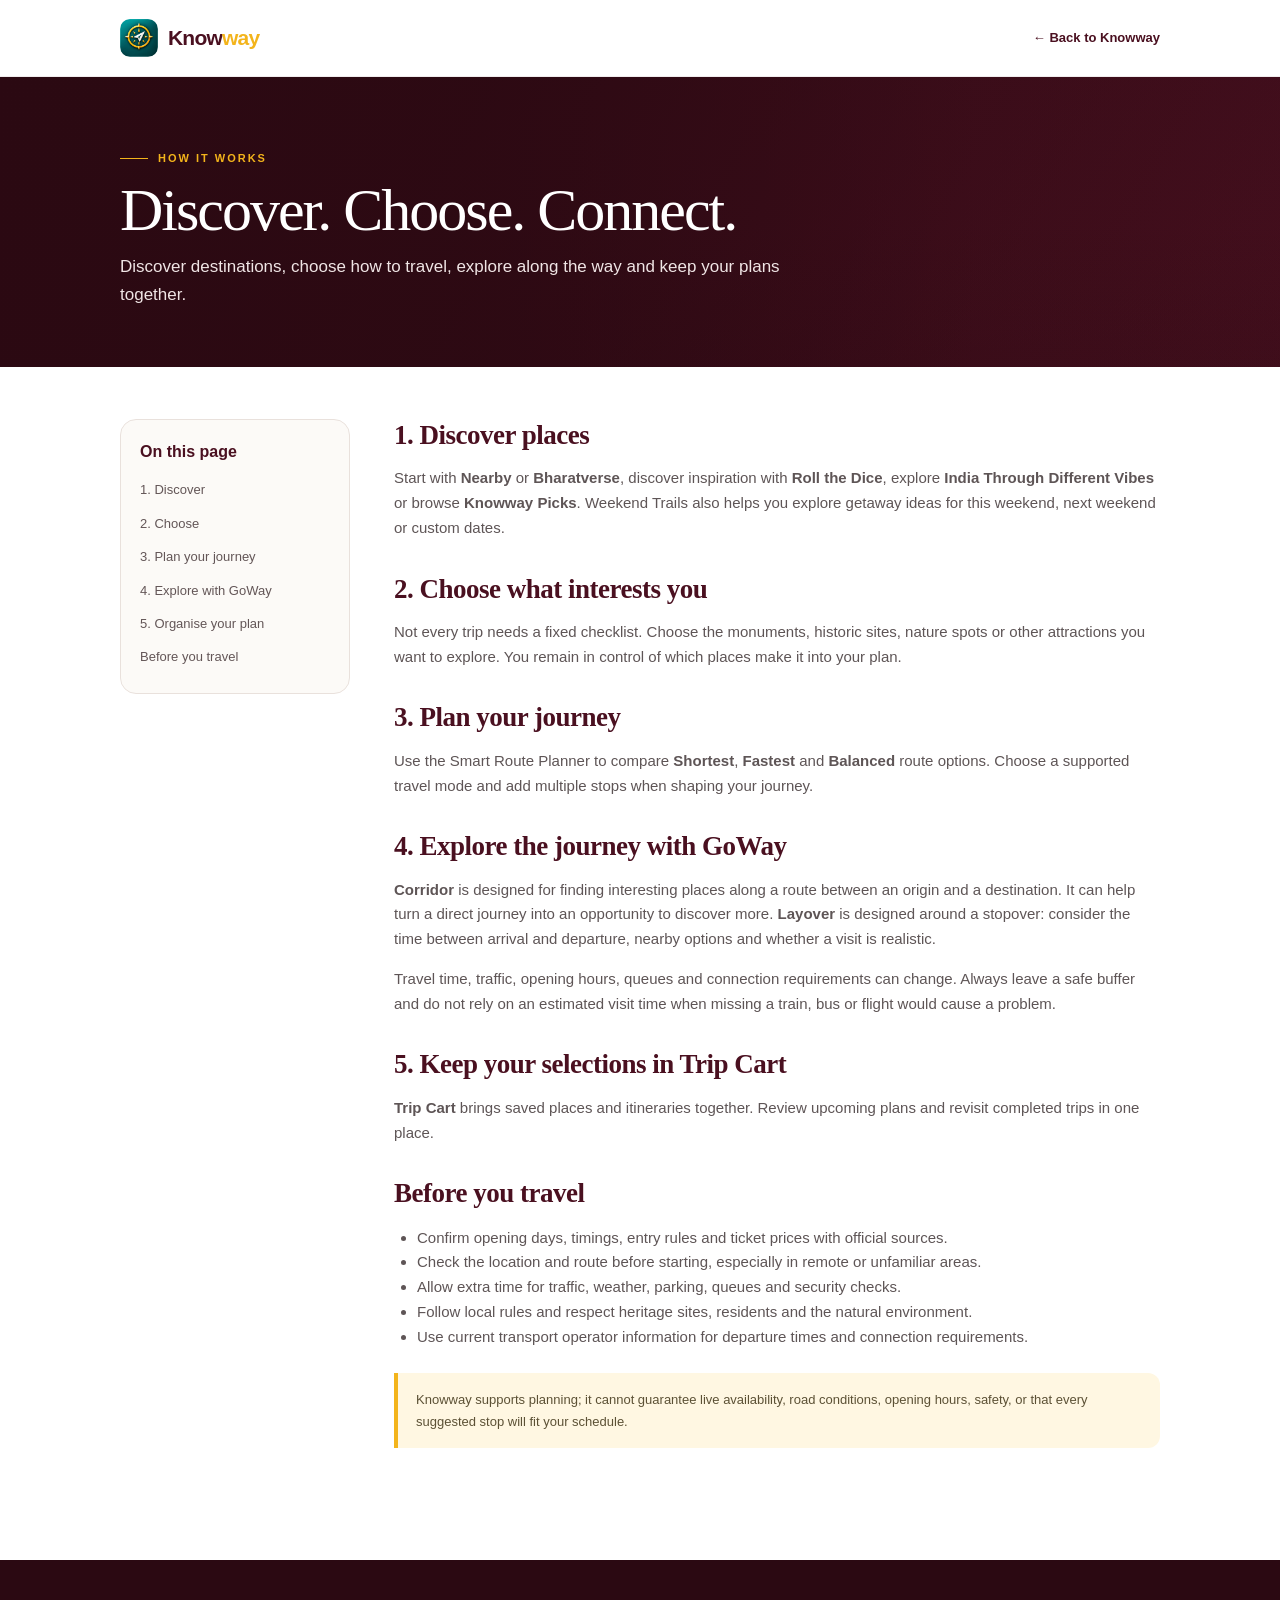
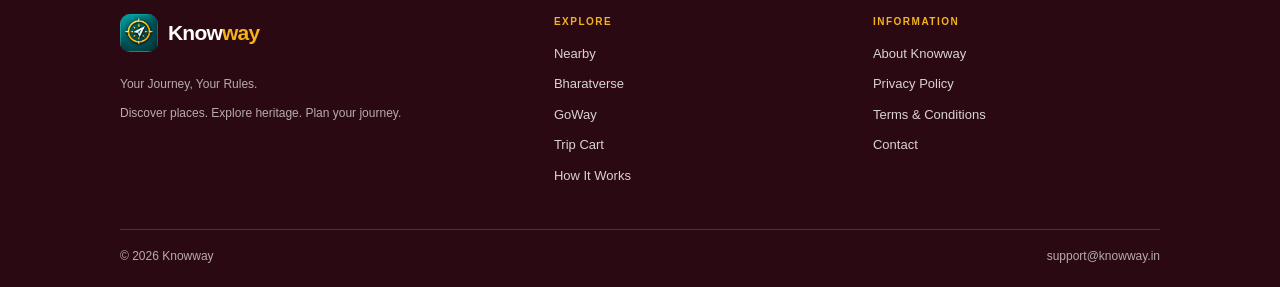
<file: how-it-works.html>
<!doctype html><html lang="en"><head><meta charset="utf-8"><meta name="viewport" content="width=device-width, initial-scale=1"><meta name="theme-color" content="#4a1020"><meta name="description" content="See how to discover places with Nearby and Bharatverse, explore routes with GoWay and organise selections in Trip Cart."><title>How Knowway Works | Knowway</title><link rel="icon" type="image/png" href="assets/knowway-icon.png"><link rel="stylesheet" href="styles.css"></head><body class="info-page"><header class="top"><div class="wrap nav"><a class="brand" href="index.html"><img src="assets/knowway-icon.png" alt=""><span>Know<span class="way">way</span></span></a><a class="back" href="index.html">← Back to Knowway</a></div></header><header class="hero"><div class="wrap"><div class="eyebrow">HOW IT WORKS</div><h1>Discover. Choose. Connect.</h1><p>Discover destinations, choose how to travel, explore along the way and keep your plans together.</p></div></header><main class="content"><div class="wrap"><div class="content-grid"><aside class="toc"><b>On this page</b><a href="#discover">1. Discover</a><a href="#choose">2. Choose</a><a href="#plan">3. Plan your journey</a><a href="#connect">4. Explore with GoWay</a><a href="#organise">5. Organise your plan</a><a href="#check">Before you travel</a></aside><article class="prose"><h2 id="discover">1. Discover places</h2><p>Start with <strong>Nearby</strong> or <strong>Bharatverse</strong>, discover inspiration with <strong>Roll the Dice</strong>, explore <strong>India Through Different Vibes</strong> or browse <strong>Knowway Picks</strong>. Weekend Trails also helps you explore getaway ideas for this weekend, next weekend or custom dates.</p><h2 id="choose">2. Choose what interests you</h2><p>Not every trip needs a fixed checklist. Choose the monuments, historic sites, nature spots or other attractions you want to explore. You remain in control of which places make it into your plan.</p><h2 id="plan">3. Plan your journey</h2><p>Use the Smart Route Planner to compare <strong>Shortest</strong>, <strong>Fastest</strong> and <strong>Balanced</strong> route options. Choose a supported travel mode and add multiple stops when shaping your journey.</p><h2 id="connect">4. Explore the journey with GoWay</h2><p><strong>Corridor</strong> is designed for finding interesting places along a route between an origin and a destination. It can help turn a direct journey into an opportunity to discover more. <strong>Layover</strong> is designed around a stopover: consider the time between arrival and departure, nearby options and whether a visit is realistic.</p><p>Travel time, traffic, opening hours, queues and connection requirements can change. Always leave a safe buffer and do not rely on an estimated visit time when missing a train, bus or flight would cause a problem.</p><h2 id="organise">5. Keep your selections in Trip Cart</h2><p><strong>Trip Cart</strong> brings saved places and itineraries together. Review upcoming plans and revisit completed trips in one place.</p><h2 id="check">Before you travel</h2><ul><li>Confirm opening days, timings, entry rules and ticket prices with official sources.</li><li>Check the location and route before starting, especially in remote or unfamiliar areas.</li><li>Allow extra time for traffic, weather, parking, queues and security checks.</li><li>Follow local rules and respect heritage sites, residents and the natural environment.</li><li>Use current transport operator information for departure times and connection requirements.</li></ul><div class="note">Knowway supports planning; it cannot guarantee live availability, road conditions, opening hours, safety, or that every suggested stop will fit your schedule.</div></article></div></div></main><footer class="footer"><div class="wrap"><div class="footer-grid"><div class="footer-brand"><a class="brand" href="index.html"><img src="assets/knowway-icon.png" alt=""><span style="color:white">Know<span class="way">way</span></span></a><p>Your Journey, Your Rules.</p><small>Discover places. Explore heritage. Plan your journey.</small></div><div><div class="footer-title">EXPLORE</div><a href="index.html#nearby">Nearby</a><a href="index.html#bharatverse">Bharatverse</a><a href="index.html#goway">GoWay</a><a href="index.html#trip-cart">Trip Cart</a><a href="how-it-works.html">How It Works</a></div><div><div class="footer-title">INFORMATION</div><a href="about.html">About Knowway</a><a href="privacy-policy.html">Privacy Policy</a><a href="terms-and-conditions.html">Terms &amp; Conditions</a><a href="contact.html">Contact</a></div></div><div class="copyright"><span>© <span id="year"></span> Knowway</span><a href="mailto:support@knowway.in">support@knowway.in</a></div></div></footer><script>document.getElementById('year').textContent=new Date().getFullYear()</script></body></html>
</file>
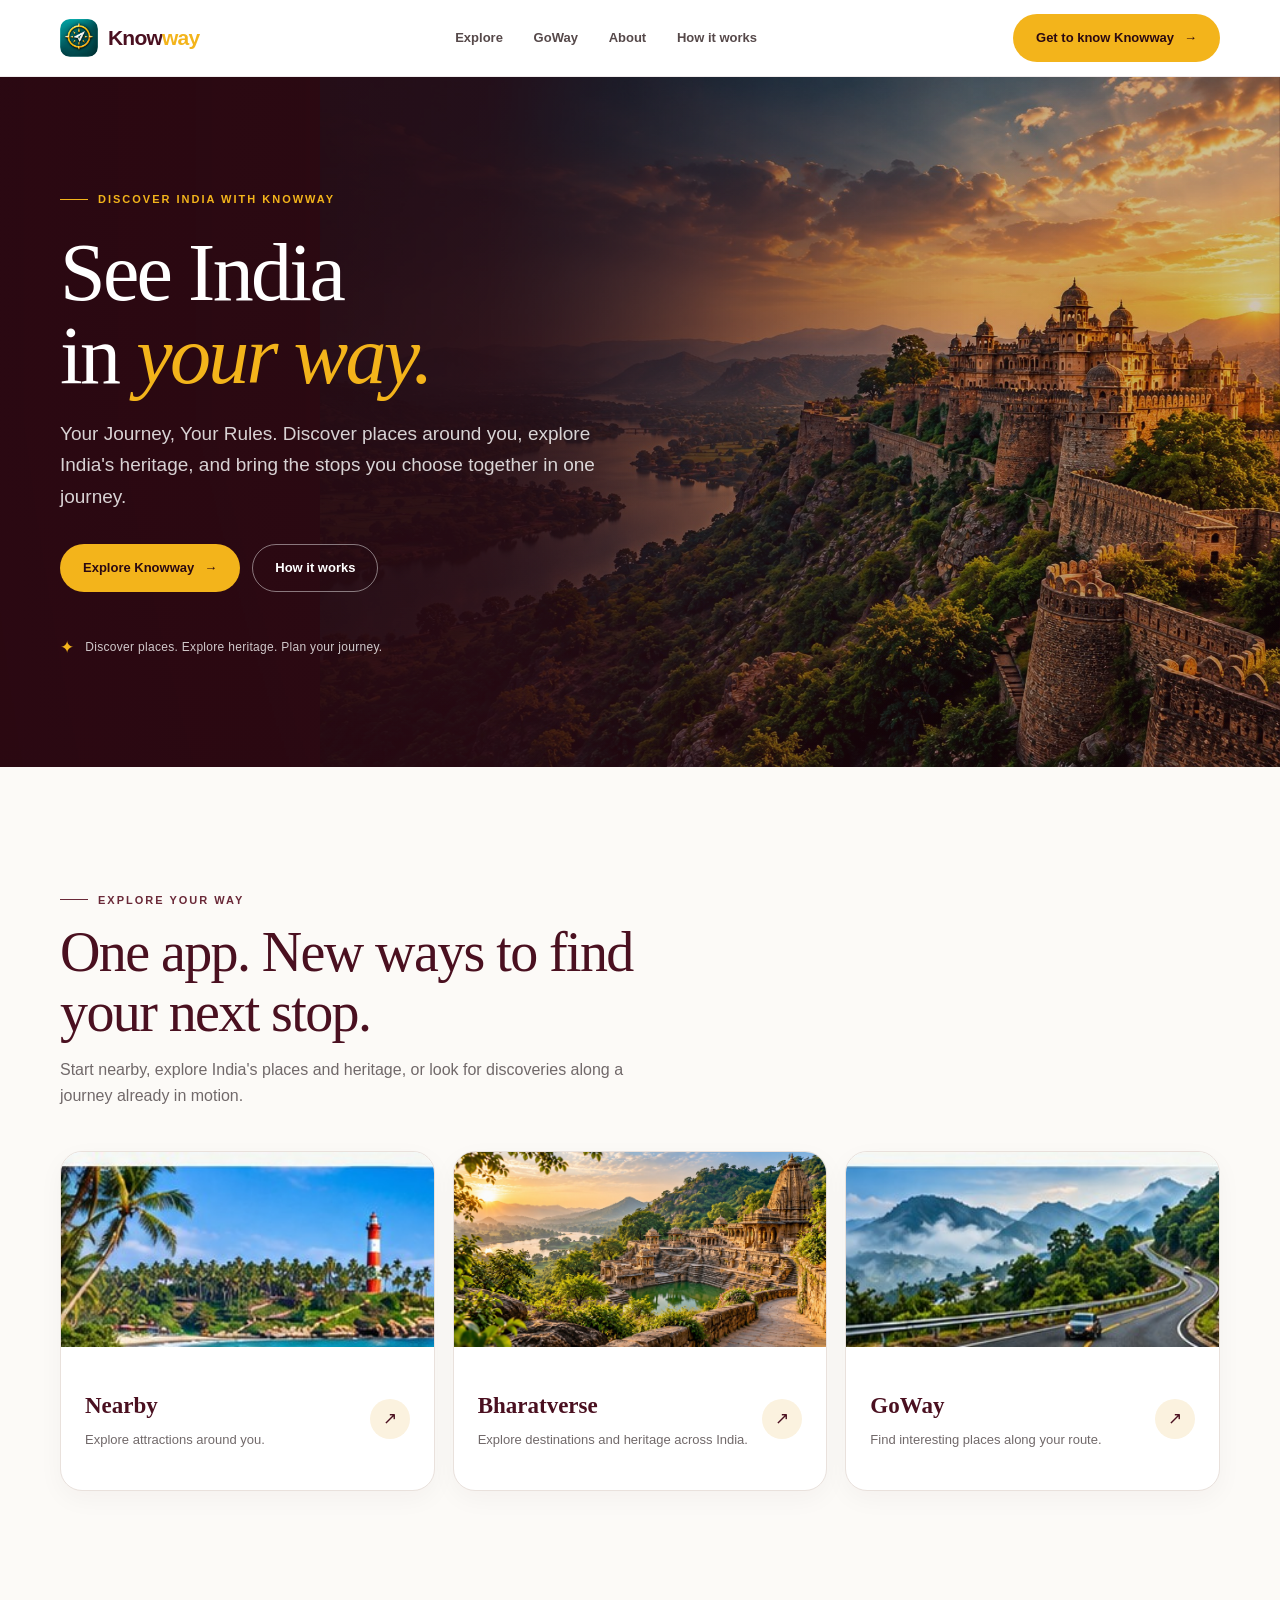
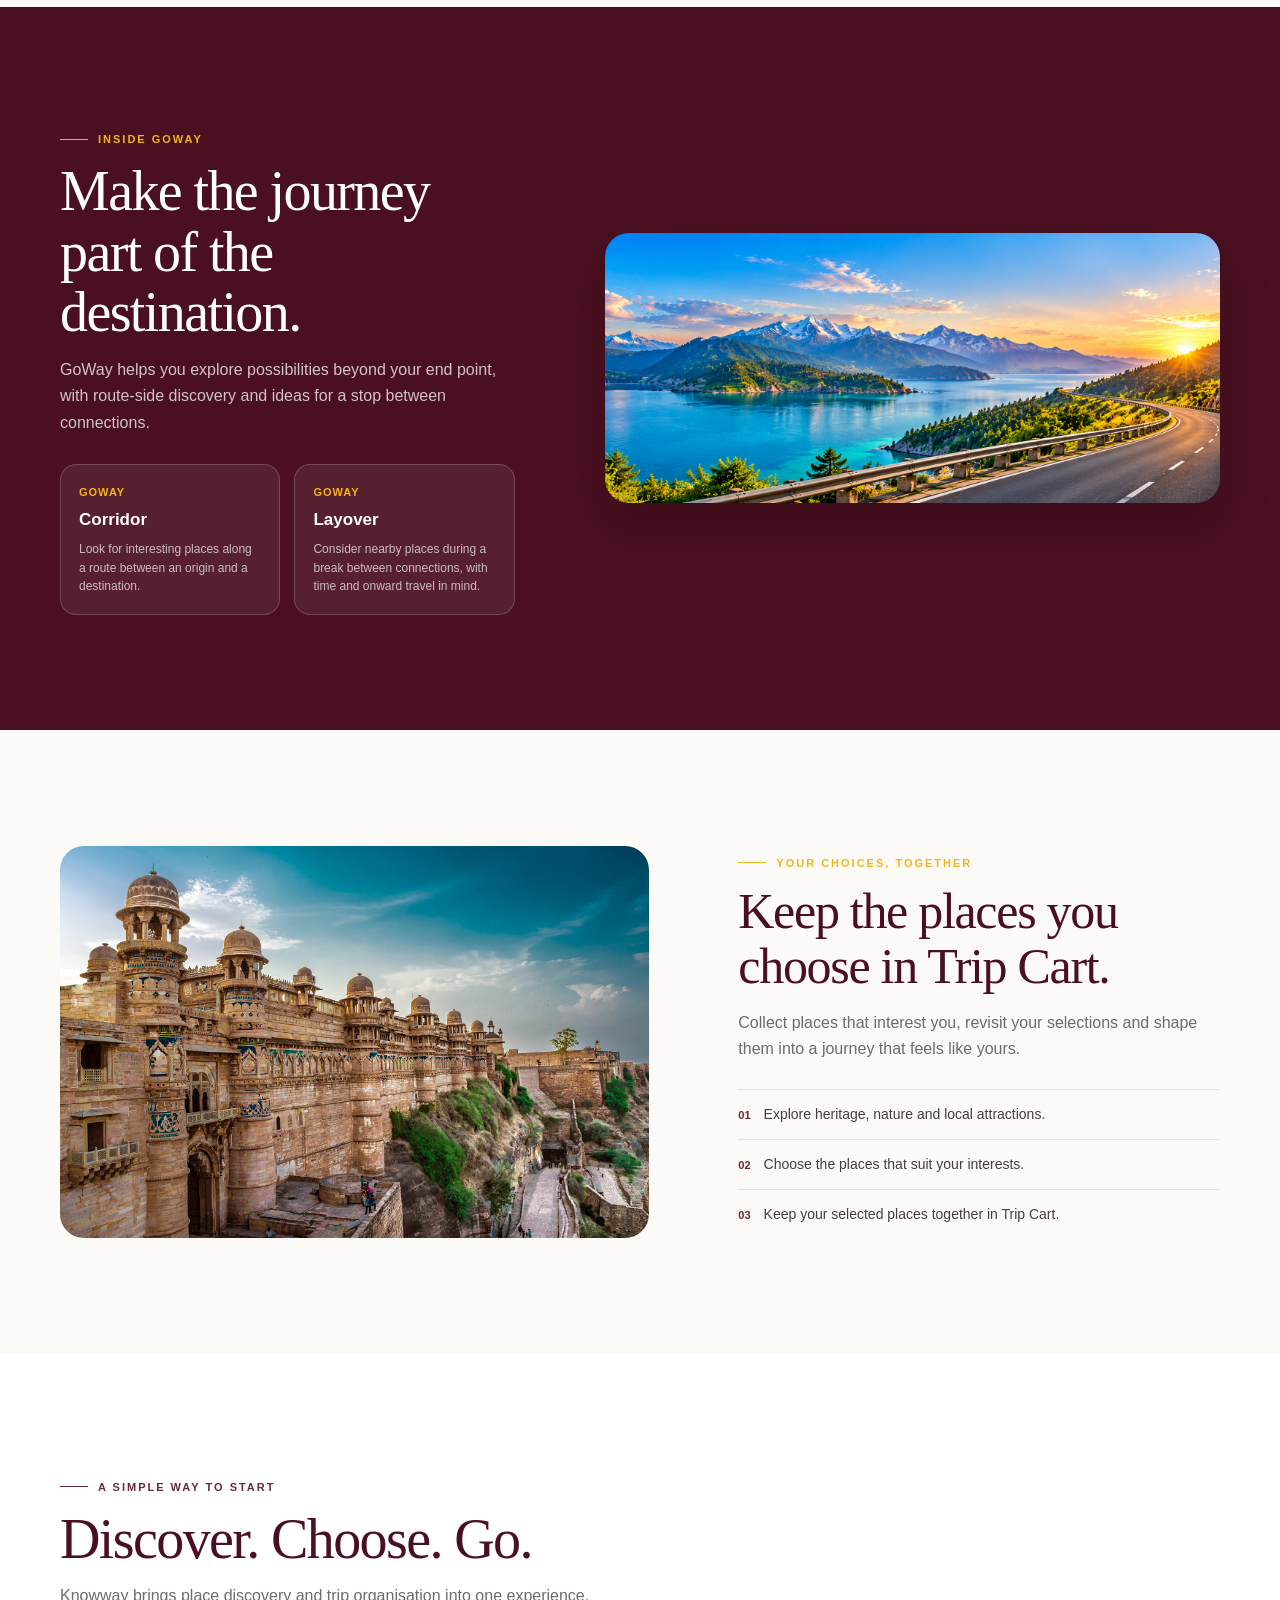
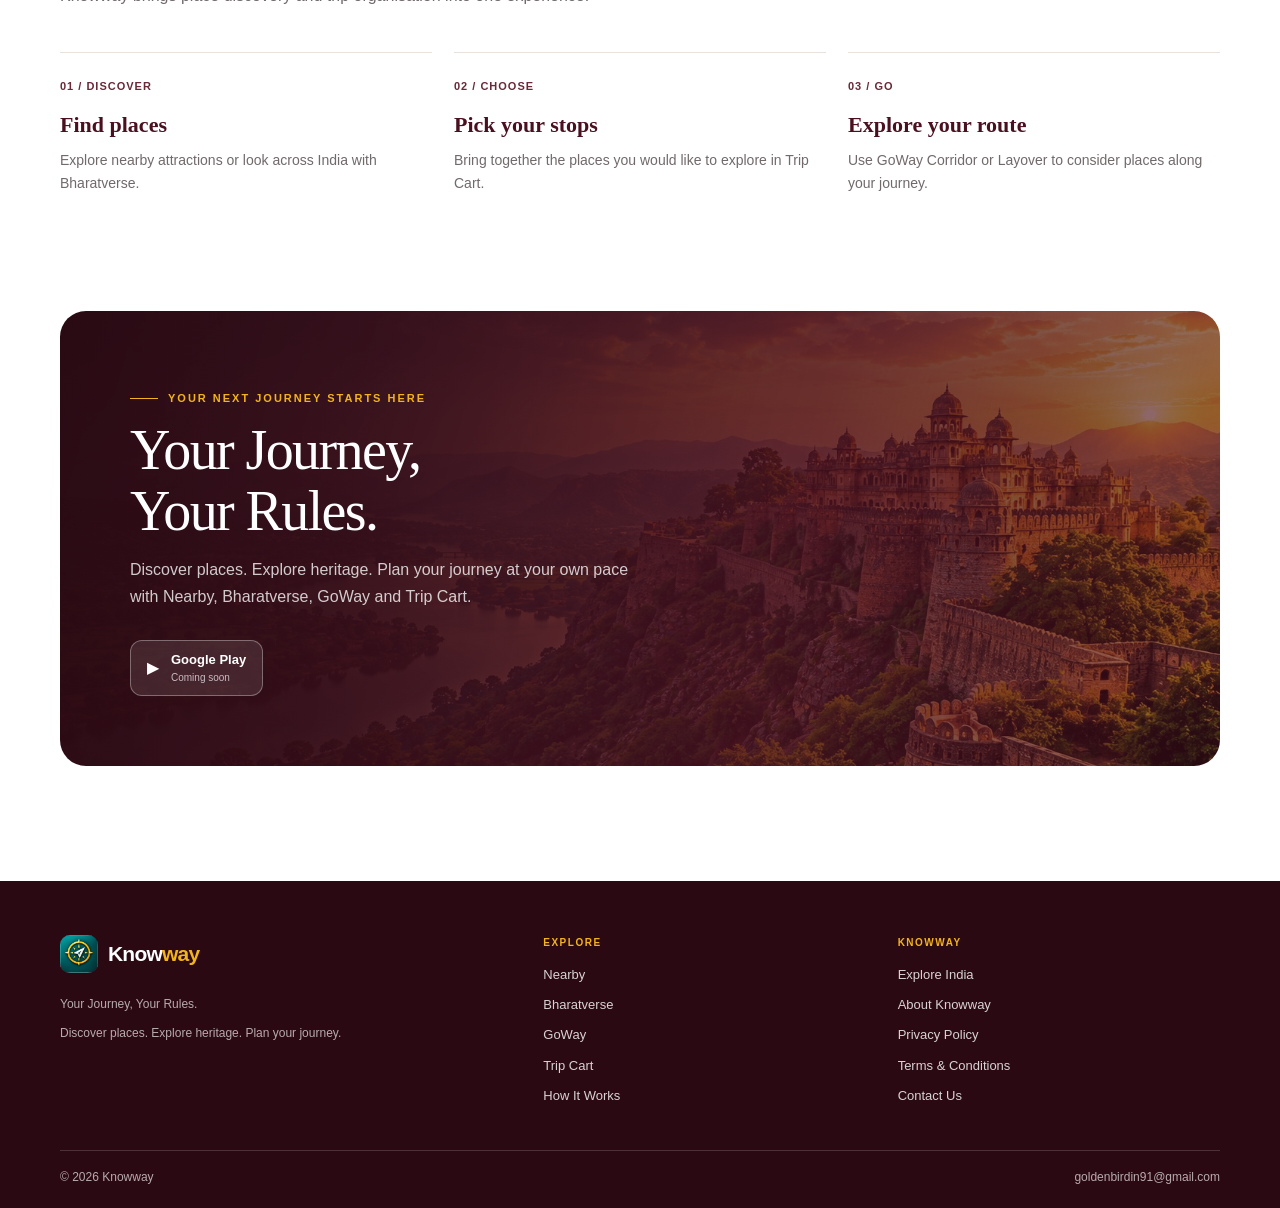
<file: index (1).html>
<!doctype html>
<html lang="en">
  <head>
    <meta charset="utf-8">
    <meta name="viewport" content="width=device-width, initial-scale=1">

    <!-- Browser Theme -->
    <meta name="theme-color" content="#4a1020">
    <meta name="application-name" content="Knowway">

    <!-- Google Search Console Verification -->
    <meta name="google-site-verification" content="DXELdaeOX8ypAjIhZ3Kh6I5FfKv6KtQUuL8jSl8J8rA" />

    <!-- SEO Title and Description -->
    <title>Knowway – Discover India, Explore Places & Plan Your Journey</title>

    <meta name="description" content="Knowway is your travel companion for discovering India's destinations and heritage. Explore nearby attractions with Nearby, discover places across India with Bharatverse, find route-side destinations with GoWay Corridor and Layover, and organise your plans with Trip Cart. Your Journey, Your Rules.">

    <meta name="robots" content="index, follow">

    <!-- Website Favicon -->
    <link rel="icon" type="image/png" sizes="48x48" href="/assets/knowway-icon.png?v=2">
    <link rel="shortcut icon" type="image/png" href="/assets/knowway-icon.png?v=2">
    <link rel="apple-touch-icon" href="/assets/knowway-icon.png">

    <!-- Canonical URL -->
    <link rel="canonical" href="https://knowway.in/">

    <!-- Open Graph: WhatsApp, Facebook and Social Media -->
    <meta property="og:type" content="website">
    <meta property="og:site_name" content="Knowway">
    <meta property="og:title" content="Knowway – Discover India, Explore Places & Plan Your Journey">
    <meta property="og:description" content="Discover nearby attractions, explore India's heritage with Bharatverse, find places along your route with GoWay, and organise your journey with Trip Cart. Your Journey, Your Rules.">
    <meta property="og:url" content="https://knowway.in/">
    <meta property="og:image" content="https://knowway.in/assets/knowway-hero-fort.jpg">
    <meta property="og:image:alt" content="Discover India's destinations and heritage with Knowway">

    <!-- Twitter / X Social Preview -->
    <meta name="twitter:card" content="summary_large_image">
    <meta name="twitter:title" content="Knowway – Discover India, Explore Places & Plan Your Journey">
    <meta name="twitter:description" content="Explore nearby attractions, discover India's heritage, find route-side places and organise your trips with Knowway.">
    <meta name="twitter:image" content="https://knowway.in/assets/knowway-hero-fort.jpg">

    <!-- Structured Data for Google Search -->
    <script type="application/ld+json">
    {
      "@context": "https://schema.org",
      "@type": "WebSite",
      "name": "Knowway",
      "alternateName": "Knowway Travel",
      "url": "https://knowway.in/",
      "description": "Knowway is an India-focused travel and heritage discovery platform. Discover nearby attractions, explore destinations across India, find places along travel routes with GoWay Corridor and Layover, and organise selected places with Trip Cart."
    }
    </script>

    <link rel="stylesheet" href="styles.css">
  </head>

  <body>
    <header class="top">
      <div class="wrap nav">
        <a class="brand" href="#home" aria-label="Knowway home">
          <img src="assets/knowway-icon.png" alt="">
          <span>Know<span class="way">way</span></span>
        </a>

        <nav class="nav-links" aria-label="Main navigation">
          <a href="#features">Explore</a>
          <a href="#route-tools">GoWay</a>
          <a href="about.html">About</a>
          <a href="how-it-works.html">How it works</a>
        </nav>

        <a class="navcta" href="#download">Get to know Knowway <span aria-hidden="true">→</span></a>

        <button class="menu-btn" id="menu-btn" type="button" aria-expanded="false" aria-controls="menu-panel" aria-label="Open website menu">☰</button>
      </div>

      <nav class="menu-panel" id="menu-panel" aria-label="Mobile navigation">
        <a href="#features">Explore</a>
        <a href="#route-tools">GoWay</a>
        <a href="#trip-cart">Trip Cart</a>
        <a href="about.html">About Knowway</a>
        <a href="how-it-works.html">How it works</a>
        <a href="#contact">Contact</a>
        <a class="mobile-download" href="#download">Discover the app</a>
      </nav>
    </header>

    <main>
      <section class="hero" id="home">
        <img class="hero-image" src="assets/knowway-hero-fort.jpg" alt="Historic Indian fort overlooking a lake at sunset">

        <div class="wrap hero-inner">
          <div class="hero-copy">
            <div class="hero-tag">Discover India with Knowway</div>

            <h1>See India<br>in <em>your way.</em></h1>

            <p>Your Journey, Your Rules. Discover places around you, explore India's heritage, and bring the stops you choose together in one journey.</p>

            <div class="hero-actions">
              <a class="button" href="#features">Explore Knowway <span aria-hidden="true">→</span></a>
              <a class="button button-secondary" href="how-it-works.html">How it works</a>
            </div>

            <div class="hero-note"><span aria-hidden="true">✦</span> Discover places. Explore heritage. Plan your journey.</div>
          </div>
        </div>
      </section>

      <section class="section ways" id="explore">
        <span id="features"></span>

        <div class="wrap">
          <div class="section-heading">
            <div class="eyebrow">Explore your way</div>
            <h2>One app. New ways to find your next stop.</h2>
            <p>Start nearby, explore India's places and heritage, or look for discoveries along a journey already in motion.</p>
          </div>

          <div class="ways-grid">
            <a class="way-card" id="nearby" href="how-it-works.html#discover">
              <img src="assets/nearby-card.jpg" alt="Coastal lighthouse surrounded by palms" loading="lazy">
              <span class="way-content">
                <span>
                  <strong>Nearby</strong>
                  <small>Explore attractions around you.</small>
                </span>
                <span class="way-arrow" aria-hidden="true">↗</span>
              </span>
            </a>

            <a class="way-card" id="bharatverse" href="about.html#features">
              <img src="assets/knowway-feature-heritage.jpg" alt="Heritage architecture beside a green landscape" loading="lazy">
              <span class="way-content">
                <span>
                  <strong>Bharatverse</strong>
                  <small>Explore destinations and heritage across India.</small>
                </span>
                <span class="way-arrow" aria-hidden="true">↗</span>
              </span>
            </a>

            <a class="way-card" id="goway" href="#route-tools">
              <img src="assets/goway-card.jpg" alt="Winding road through a green mountain landscape" loading="lazy">
              <span class="way-content">
                <span>
                  <strong>GoWay</strong>
                  <small>Find interesting places along your route.</small>
                </span>
                <span class="way-arrow" aria-hidden="true">↗</span>
              </span>
            </a>
          </div>
        </div>
      </section>

      <section class="section route-band" id="route-tools">
        <div class="wrap route-inner">
          <div class="route-copy">
            <div class="eyebrow">Inside GoWay</div>
            <h2>Make the journey part of the destination.</h2>
            <p>GoWay helps you explore possibilities beyond your end point, with route-side discovery and ideas for a stop between connections.</p>

            <div class="route-options">
              <article class="route-option">
                <span>GoWay</span>
                <strong>Corridor</strong>
                <p>Look for interesting places along a route between an origin and a destination.</p>
              </article>

              <article class="route-option">
                <span>GoWay</span>
                <strong>Layover</strong>
                <p>Consider nearby places during a break between connections, with time and onward travel in mind.</p>
              </article>
            </div>
          </div>

          <img class="route-image" src="assets/goway-journey.png" alt="Scenic mountain road beside a lake" loading="lazy">
        </div>
      </section>

      <section class="section journey" id="destinations">
        <span id="app-preview"></span>

        <div class="wrap journey-grid">
          <img class="journey-image" src="assets/heritage-monument.jpg" alt="Historic Indian fort and surrounding architecture" loading="lazy">

          <div class="journey-copy">
            <div class="eyebrow">Your choices, together</div>
            <h2>Keep the places you choose in Trip Cart.</h2>
            <p>Collect places that interest you, revisit your selections and shape them into a journey that feels like yours.</p>

            <ul class="journey-list" id="trip-cart">
              <li><span>01</span> Explore heritage, nature and local attractions.</li>
              <li><span>02</span> Choose the places that suit your interests.</li>
              <li><span>03</span> Keep your selected places together in Trip Cart.</li>
            </ul>
          </div>
        </div>
      </section>

      <section class="section" id="how">
        <div class="wrap">
          <div class="section-heading">
            <div class="eyebrow">A simple way to start</div>
            <h2>Discover. Choose. Go.</h2>
            <p>Knowway brings place discovery and trip organisation into one experience.</p>
          </div>

          <div class="steps">
            <article class="step">
              <div class="step-number">01 / DISCOVER</div>
              <h3>Find places</h3>
              <p>Explore nearby attractions or look across India with Bharatverse.</p>
            </article>

            <article class="step">
              <div class="step-number">02 / CHOOSE</div>
              <h3>Pick your stops</h3>
              <p>Bring together the places you would like to explore in Trip Cart.</p>
            </article>

            <article class="step">
              <div class="step-number">03 / GO</div>
              <h3>Explore your route</h3>
              <p>Use GoWay Corridor or Layover to consider places along your journey.</p>
            </article>
          </div>
        </div>
      </section>

      <section class="download" id="download">
        <div class="wrap">
          <div class="download-panel">
            <div class="download-copy">
              <div class="eyebrow">Your next journey starts here</div>
              <h2>Your Journey,<br>Your Rules.</h2>
              <p>Discover places. Explore heritage. Plan your journey at your own pace with Nearby, Bharatverse, GoWay and Trip Cart.</p>

              <span class="store-badge" id="play-store-link" aria-label="Google Play listing coming soon">
                <span aria-hidden="true">▶</span>
                <span>
                  <strong>Google Play</strong>
                  <small>Coming soon</small>
                </span>
              </span>
            </div>
          </div>
        </div>
      </section>
    </main>

    <footer class="footer" id="contact">
      <span id="about"></span>

      <div class="wrap">
        <div class="footer-grid">
          <div class="footer-brand">
            <a class="brand" href="#home" aria-label="Knowway home">
              <img src="assets/knowway-icon.png" alt="">
              <span>Know<span class="way">way</span></span>
            </a>

            <p>Your Journey, Your Rules.</p>
            <small>Discover places. Explore heritage. Plan your journey.</small>
          </div>

          <div>
            <div class="footer-title">EXPLORE</div>
            <a href="#nearby">Nearby</a>
            <a href="#bharatverse">Bharatverse</a>
            <a href="#goway">GoWay</a>
            <a href="#trip-cart">Trip Cart</a>
            <a href="how-it-works.html">How It Works</a>
          </div>

          <div>
            <div class="footer-title">KNOWWAY</div>
            <a href="#destinations">Explore India</a>
            <a href="about.html">About Knowway</a>
            <a href="privacy-policy.html">Privacy Policy</a>
            <a href="terms-and-conditions.html">Terms &amp; Conditions</a>
            <a href="contact.html">Contact Us</a>
          </div>
        </div>

        <div class="copyright">
          <span>© <span id="year"></span> Knowway</span>
          <a href="mailto:goldenbirdin91@gmail.com">goldenbirdin91@gmail.com</a>
        </div>
      </div>
    </footer>

    <script>
      document.getElementById("year").textContent = new Date().getFullYear();

      const menuButton = document.getElementById("menu-btn");
      const menuPanel = document.getElementById("menu-panel");

      function closeMenu() {
        menuPanel.classList.remove("open");
        menuButton.setAttribute("aria-expanded", "false");
        menuButton.setAttribute("aria-label", "Open website menu");
        menuButton.textContent = "☰";
      }

      menuButton.addEventListener("click", () => {
        const isOpen = menuPanel.classList.toggle("open");
        menuButton.setAttribute("aria-expanded", String(isOpen));
        menuButton.setAttribute("aria-label", isOpen ? "Close website menu" : "Open website menu");
        menuButton.textContent = isOpen ? "×" : "☰";
      });

      menuPanel.querySelectorAll("a").forEach((link) => link.addEventListener("click", closeMenu));

      document.addEventListener("keydown", (event) => {
        if (event.key === "Escape") closeMenu();
      });

      document.addEventListener("click", (event) => {
        if (!menuPanel.contains(event.target) && !menuButton.contains(event.target)) closeMenu();
      });
    </script>
  </body>
</html>
</file>
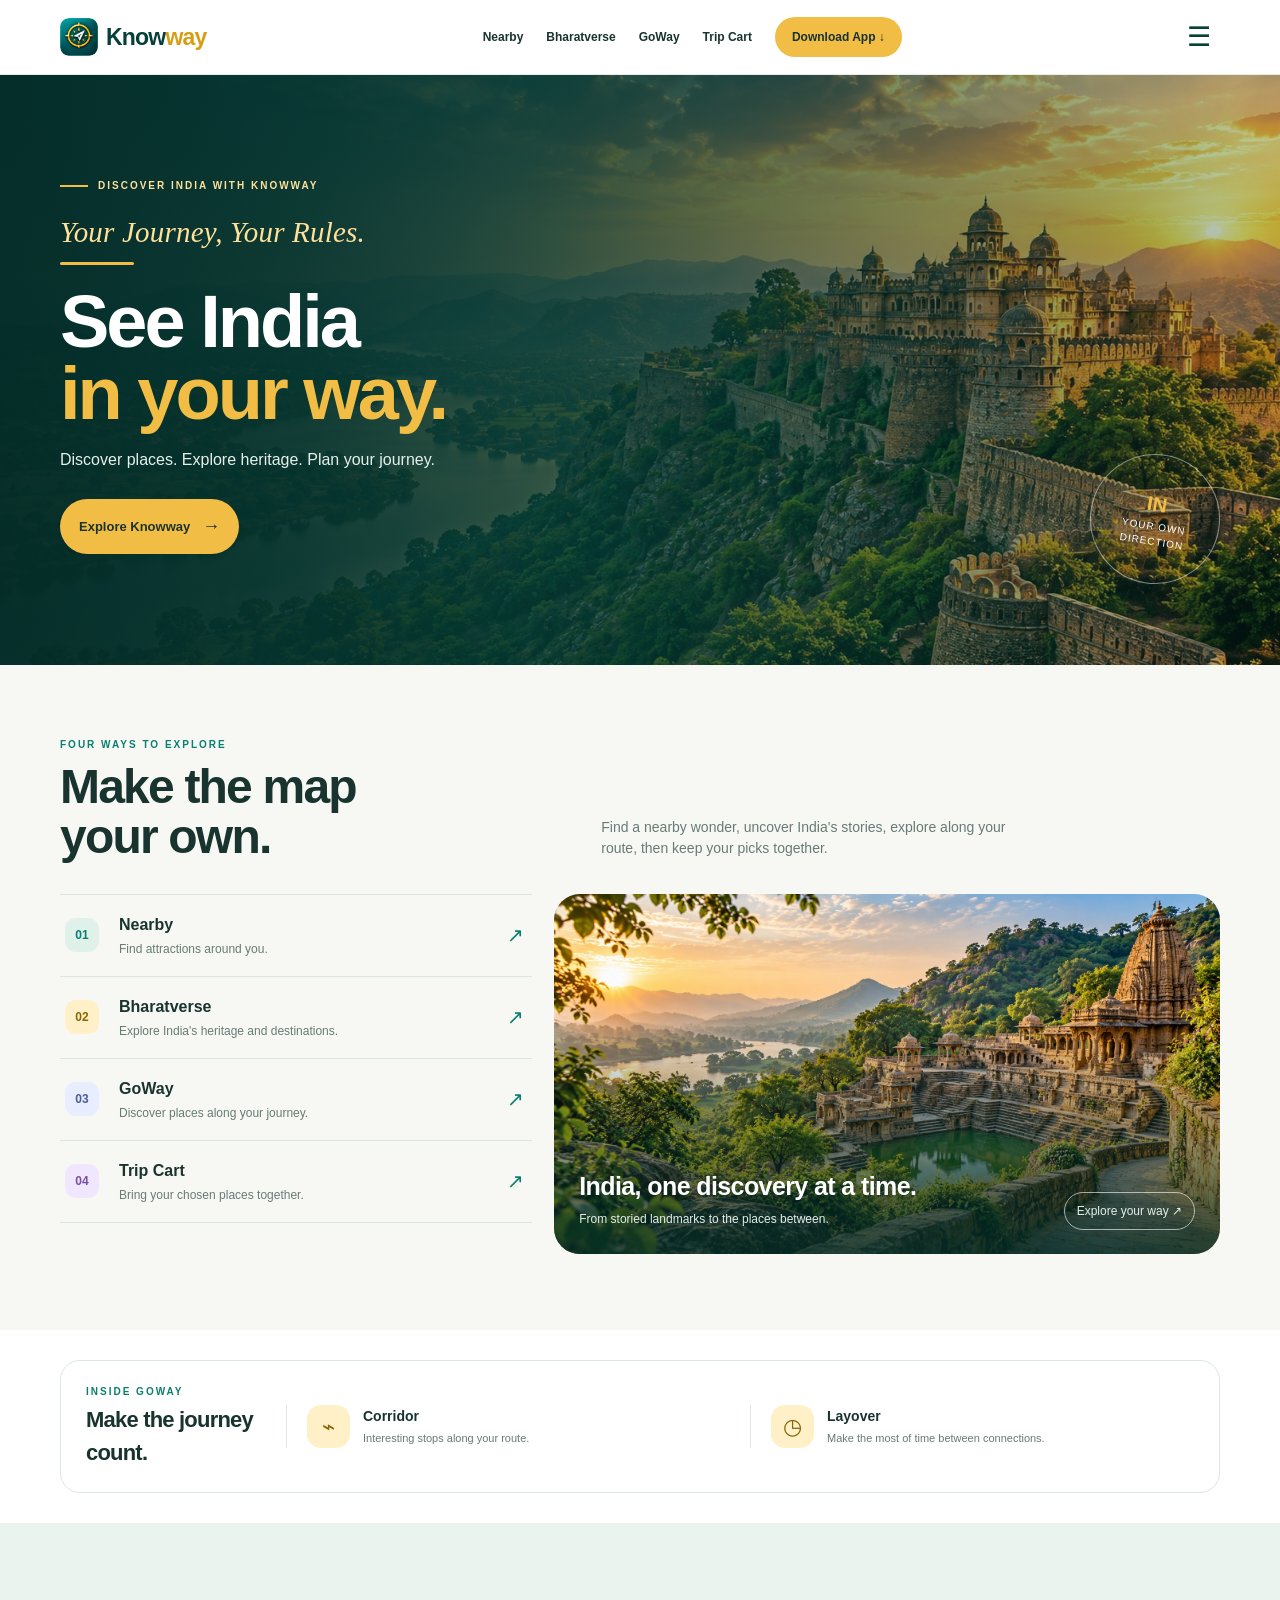
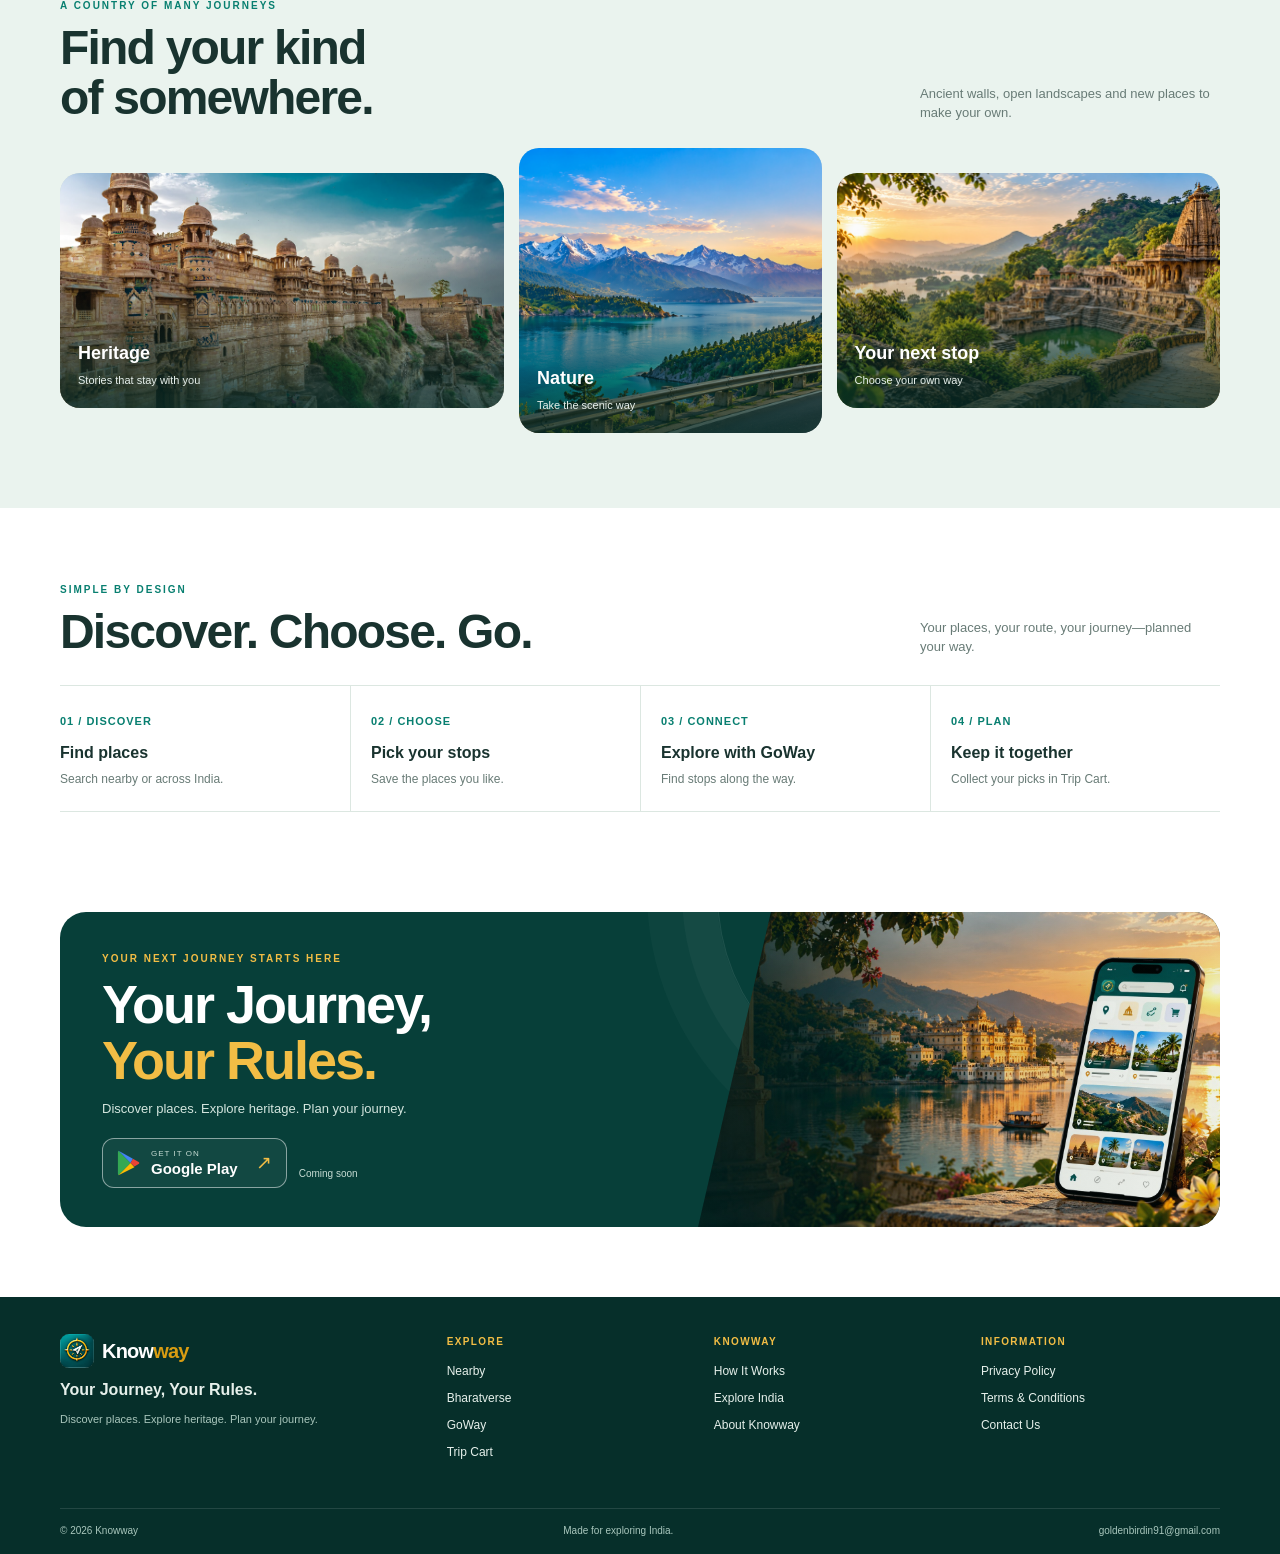
<file: Knowway-index.html>
<!doctype html>
<html lang="en">
<head>
<meta charset="utf-8"><meta name="viewport" content="width=device-width, initial-scale=1">
<meta name="theme-color" content="#07584f">
<meta name="description" content="Your Journey, Your Rules. Discover nearby places, explore India's heritage with Bharatverse, find route-side places with GoWay, and collect your plans in Trip Cart.">
<title>Knowway — Your Journey, Your Rules</title>
<link rel="canonical" href="https://knowway.in/">
<link rel="icon" type="image/png" sizes="48x48" href="assets/knowway-icon.png"><link rel="apple-touch-icon" href="assets/knowway-icon.png">
<meta property="og:type" content="website"><meta property="og:site_name" content="Knowway"><meta property="og:title" content="Knowway — Your Journey, Your Rules"><meta property="og:description" content="Discover India at your pace with Nearby, Bharatverse, GoWay and Trip Cart."><meta property="og:url" content="https://knowway.in/"><meta property="og:image" content="https://knowway.in/assets/heritage-monument.jpg">
<script type="application/ld+json">{"@context":"https://schema.org","@type":"WebSite","name":"Knowway","url":"https://knowway.in/","description":"An India-focused travel and heritage discovery app."}</script>
<style>
:root{--teal:#087f70;--deep:#073f39;--gold:#f2bd45;--ink:#19332f;--muted:#687b76;--paper:#f7f8f3;--line:#dce7e1;--white:#fff}*{box-sizing:border-box}html{scroll-behavior:smooth;scroll-padding-top:82px}body{margin:0;font-family:Arial,Helvetica,sans-serif;color:var(--ink);line-height:1.5;background:var(--white)}a{color:inherit;text-decoration:none}.wrap{width:min(1160px,calc(100% - 40px));margin:auto}.top{position:sticky;top:0;z-index:20;background:#fffffff0;backdrop-filter:blur(14px);border-bottom:1px solid #e7eee9}.nav{height:74px;display:flex;align-items:center;justify-content:space-between;gap:20px}.brand{display:flex;align-items:center;gap:8px;font-weight:850;letter-spacing:-.8px;font-size:23px;color:var(--deep)}.brand img{width:38px;height:38px;object-fit:contain;border-radius:9px}.brand .way{color:#d99d12}.navlinks{display:flex;align-items:center;gap:23px;font-size:12px;font-weight:750}.navlinks a:not(.navcta):hover{color:var(--teal)}.navcta{background:var(--gold);border-radius:99px;padding:11px 17px}.menu{display:inline-flex;align-items:center;justify-content:center;width:42px;height:42px;border:0;border-radius:12px;background:transparent;color:var(--deep);font-size:27px;cursor:pointer}.menu:hover{background:#eaf3ee}.menu-panel{display:none;position:absolute;right:max(20px,calc((100vw - 1160px)/2));top:65px;width:250px;padding:10px;background:white;border:1px solid var(--line);border-radius:17px;box-shadow:0 18px 55px #073f3926;z-index:30}.menu-panel.open{display:block}.menu-panel a{display:flex;align-items:center;gap:12px;padding:11px 12px;border-radius:10px;font-size:13px;font-weight:700}.menu-panel a:hover{background:#edf6f1;color:var(--teal)}.menu-panel .mi{width:25px;text-align:center;color:var(--teal);font-size:17px}
/* A bold editorial opening: a full-bleed photograph, offset headline and a small route motif. */
.hero{min-height:590px;position:relative;isolation:isolate;overflow:hidden;display:flex;align-items:center;background:#0b4039;color:white}.hero:before{content:"";position:absolute;z-index:-2;inset:0;background:url('assets/knowway-hero-fort.jpg') center 47%/cover no-repeat;transform:scale(1.02)}.hero:after{content:"";position:absolute;z-index:-1;inset:0;background:linear-gradient(90deg,#052e29ed 0%,#063e35c9 42%,#063e3540 100%)}.hero-inner{padding:72px 0 80px;position:relative}.hero-tag{display:flex;align-items:center;gap:10px;text-transform:uppercase;letter-spacing:2px;font-size:10px;font-weight:800;color:#ffe19a}.hero-tag:before{content:"";width:28px;height:2px;background:var(--gold)}.hero-kicker{font-family:Georgia,serif;font-style:italic;font-size:clamp(20px,2.5vw,29px);color:#ffe19a;margin-top:18px;letter-spacing:.2px}.hero-kicker:after{content:"";display:block;width:74px;height:3px;border-radius:4px;background:var(--gold);margin-top:7px}h1{max-width:780px;margin:21px 0 17px;font-size:clamp(44px,6.5vw,74px);line-height:.98;letter-spacing:-3px;font-weight:850}h1 .journey{color:var(--gold)}.hero-copy{font-size:16px;max-width:420px;color:#e4f0eb;margin:0 0 27px}.primary{display:inline-flex;align-items:center;gap:12px;background:var(--gold);color:#1d342e;font-size:13px;font-weight:800;border-radius:99px;padding:14px 19px}.primary span{font-size:18px}.hero-stamp{position:absolute;right:0;bottom:50px;width:130px;height:130px;border:1px solid #ffffff75;border-radius:50%;display:grid;place-items:center;text-align:center;font-size:10px;letter-spacing:1px;text-transform:uppercase;color:#fff;transform:rotate(9deg)}.hero-stamp b{display:block;color:var(--gold);font-size:20px;letter-spacing:0}
/* Feature story is a compact editorial rail, not a row of repeated feature cards. */
.intro{padding:72px 0 76px;background:var(--paper)}.intro-head{display:grid;grid-template-columns:.9fr 1.1fr;align-items:end;gap:35px;margin-bottom:32px}.eyebrow{font-size:10px;letter-spacing:2px;text-transform:uppercase;font-weight:850;color:var(--teal)}h2{font-size:clamp(30px,4.3vw,48px);line-height:1.04;letter-spacing:-1.8px;margin:10px 0 0}.intro-head p{max-width:430px;margin:0 0 3px;color:var(--muted);font-size:14px}.feature-layout{display:grid;grid-template-columns:.83fr 1.17fr;gap:22px;align-items:stretch}.feature-list{display:flex;flex-direction:column;border-top:1px solid var(--line)}.feature-item{display:grid;grid-template-columns:42px 1fr 20px;gap:12px;align-items:center;padding:18px 5px;border-bottom:1px solid var(--line)}.feature-no{width:34px;height:34px;border-radius:11px;display:grid;place-items:center;background:#e0f1e9;color:var(--teal);font-size:12px;font-weight:800}.feature-item:nth-child(2) .feature-no{background:#fff0c7;color:#8c6500}.feature-item:nth-child(3) .feature-no{background:#e8edff;color:#4a5d9a}.feature-item:nth-child(4) .feature-no{background:#f0e7ff;color:#7750a1}.feature-item h3{font-size:16px;margin:0 0 3px}.feature-item p{font-size:12px;color:var(--muted);margin:0}.feature-item .arrow{color:var(--teal);font-size:20px}.feature-visual{min-height:360px;position:relative;border-radius:26px;overflow:hidden;background:#d9e7df}.feature-visual img{width:100%;height:100%;position:absolute;inset:0;object-fit:cover}.feature-visual:after{content:"";position:absolute;inset:35% 0 0;background:linear-gradient(transparent,#052f29d9)}.visual-note{position:absolute;z-index:1;bottom:24px;left:25px;right:25px;color:#fff;display:flex;align-items:end;justify-content:space-between;gap:15px}.visual-note strong{display:block;font-size:25px;letter-spacing:-.6px}.visual-note span{font-size:12px;color:#e2eee8}.visual-chip{border:1px solid #ffffff99;border-radius:99px;padding:9px 12px;font-size:11px;white-space:nowrap}
/* GoWay gets its own route-like ribbon rather than another card grid. */
.route-band{padding:30px 0;background:#fff}.route-inner{display:grid;grid-template-columns:180px 1fr 1fr;align-items:center;gap:20px;padding:23px 25px;border:1px solid var(--line);border-radius:20px}.route-title .eyebrow{display:block}.route-title strong{display:block;font-size:22px;letter-spacing:-.8px;margin-top:4px}.route-option{display:flex;align-items:center;gap:13px;padding-left:20px;border-left:1px solid var(--line)}.route-symbol{flex:0 0 43px;width:43px;height:43px;border-radius:14px;background:#fff0c8;color:#8a6406;display:grid;place-items:center;font-size:22px}.route-option h3{font-size:14px;margin:0 0 3px}.route-option p{font-size:11px;color:var(--muted);margin:0}
/* Destination imagery is arranged as an offset collage, not standard equal cards. */
.discover{padding:75px 0;background:#eaf3ee}.discover-top{display:flex;align-items:end;justify-content:space-between;gap:20px;margin-bottom:25px}.discover-top p{max-width:300px;color:var(--muted);font-size:13px;margin:0}.collage{display:grid;grid-template-columns:1.1fr .75fr .95fr;gap:15px;align-items:center}.place{position:relative;overflow:hidden;border-radius:20px;background:#d0dfd6;min-height:235px}.place:nth-child(2){min-height:285px}.place img{position:absolute;inset:0;width:100%;height:100%;object-fit:cover;transition:transform .5s}.place:hover img{transform:scale(1.04)}.place:after{content:"";position:absolute;inset:35% 0 0;background:linear-gradient(transparent,#082e28cc)}.place-label{position:absolute;z-index:1;bottom:17px;left:18px;color:white}.place-label strong{display:block;font-size:18px}.place-label span{font-size:11px;color:#e7f0ec}
.how{padding:74px 0 80px}.how-head{display:flex;justify-content:space-between;align-items:end;gap:25px;margin-bottom:28px}.how-head p{max-width:300px;color:var(--muted);font-size:13px;margin:0}.steps{display:grid;grid-template-columns:repeat(4,1fr);gap:0;border-top:1px solid var(--line);border-bottom:1px solid var(--line)}.step{padding:22px 19px 23px 0;position:relative}.step+.step{padding-left:20px;border-left:1px solid var(--line)}.step b{color:var(--teal);font-size:11px;letter-spacing:1px}.step h3{margin:9px 0 5px;font-size:16px}.step p{margin:0;color:var(--muted);font-size:12px}
/* The download moment is a distinctive dark-green landscape panel with an oversized gold route line. */
.download{padding:20px 0 70px}.download-panel{position:relative;overflow:hidden;min-height:285px;border-radius:26px;background:var(--deep);color:#fff;display:grid;grid-template-columns:1.1fr .9fr;align-items:center}.download-panel:before{content:"";position:absolute;width:420px;height:420px;border:1px solid #ffffff19;border-radius:50%;right:7%;top:-230px;box-shadow:0 0 0 35px #ffffff08,0 0 0 70px #ffffff06}.download-copy{padding:39px 20px 39px 42px;position:relative;z-index:1}.download-copy .eyebrow{color:var(--gold)}.download h2{font-size:clamp(34px,4.5vw,54px);margin:10px 0 11px;letter-spacing:-2px}.download h2 span{color:var(--gold)}.download-copy p{max-width:370px;color:#d4e6df;font-size:13px;margin:0}.play-badge{display:inline-flex;align-items:center;gap:10px;border:1px solid #ffffff80;border-radius:12px;padding:9px 14px;margin-top:20px;background:#ffffff0c}.play-badge svg{width:24px;height:28px}.play-badge small{display:block;font-size:8px;letter-spacing:1px;color:#c7dcd4}.play-badge strong{font-size:15px;line-height:1.2;display:block}.play-badge .arrow{font-size:19px;color:var(--gold);margin-left:8px}.coming{font-size:10px;color:#c7dcd4;margin-left:12px}.download-art{height:100%;min-height:285px;position:relative;background:url('assets/knowway-download-heritage.jpg') center/cover no-repeat;clip-path:polygon(14% 0,100% 0,100% 100%,0 100%)}.download-art:after{content:"";position:absolute;inset:0;background:linear-gradient(90deg,#073f3930,#073f3910)}
.footer-grid{display:grid;grid-template-columns:1.5fr 1fr 1fr 1fr;gap:28px;padding:10px 0 25px}.footer-brand p{margin:10px 0 4px;font-weight:700}.footer-brand small{font-size:11px;color:#a9c6bc}.footer-col{display:flex;flex-direction:column;align-items:flex-start;gap:9px;font-size:12px}.footer-col strong{font-size:10px;letter-spacing:1.4px;color:var(--gold);margin-bottom:4px}.footer-col a:hover{color:var(--gold)}.footer{background:#062f2a;color:#e6f0eb;padding:27px 0 16px}.footer-main{display:flex;align-items:center;justify-content:space-between;gap:20px}.footer .brand{color:#fff;font-size:20px}.footer .brand img{width:34px;height:34px}.footer-line{font-size:11px;color:#bad0c8;margin-top:6px}.more-wrap{position:relative}.more-btn{display:inline-flex;align-items:center;gap:10px;padding:10px 15px;border:1px solid #ffffff48;border-radius:99px;color:white;background:transparent;font-size:12px;font-weight:700;cursor:pointer}.more-links{display:none;position:absolute;right:0;bottom:calc(100% + 10px);min-width:180px;background:#fff;color:var(--ink);padding:9px;border-radius:13px;box-shadow:0 12px 35px #001d1980}.more-links a{display:block;padding:10px 11px;font-size:12px;border-radius:8px}.more-links a:hover{background:var(--paper)}.more-wrap:focus-within .more-links,.more-wrap.open .more-links{display:block}.copyright{border-top:1px solid #ffffff1e;margin-top:22px;padding-top:14px;display:flex;justify-content:space-between;gap:12px;font-size:10px;color:#a9c7bd}
@media(max-width:800px){.wrap{width:calc(100% - 32px)}.nav{height:67px}.brand{font-size:20px}.brand img{width:34px;height:34px}.navlinks{gap:13px;font-size:11px}.navlinks a:nth-child(2){display:none}.hero{min-height:550px}.hero-stamp{right:5px;bottom:28px;width:95px;height:95px;font-size:8px}.hero-stamp b{font-size:16px}.intro-head{grid-template-columns:1fr;gap:12px}.feature-layout{grid-template-columns:1fr 1fr}.feature-visual{min-height:390px}.route-inner{grid-template-columns:1fr 1fr}.route-title{grid-column:1/-1}.route-option:first-of-type{border-left:0;padding-left:0}.collage{grid-template-columns:1fr 1fr}.place:first-child{grid-row:span 2;min-height:360px}.place:nth-child(2){min-height:170px}.place:nth-child(3){min-height:170px}.steps{grid-template-columns:repeat(2,1fr)}.step:nth-child(3){border-left:0;padding-left:0;border-top:1px solid var(--line)}.step:nth-child(4){border-top:1px solid var(--line)}.download-panel{grid-template-columns:1fr .7fr}.download-copy{padding:32px 10px 32px 27px}.download-art{min-height:300px}}
@media(max-width:700px){.footer-grid{grid-template-columns:1fr 1fr;gap:22px}.footer-brand{grid-column:1/-1}.menu-panel{right:14px;top:60px}}@media(max-width:540px){.wrap{width:calc(100% - 28px)}.nav{gap:8px}.brand{font-size:18px;gap:5px}.brand img{width:30px;height:30px}.navlinks{gap:9px}.navlinks a{font-size:10px}.navlinks a:nth-child(1){display:none}.navlinks a:nth-child(2){display:none}.navlinks a:nth-child(3){display:none}.menu{width:34px}.navcta{padding:9px 10px}.hero{min-height:510px}.hero:after{background:linear-gradient(90deg,#052e29e8 0%,#063e35b0 68%,#063e354c 100%)}.hero-inner{padding:54px 0 82px}.hero-tag{font-size:9px;letter-spacing:1.4px}h1{font-size:clamp(46px,12vw,62px);letter-spacing:-2.6px}.hero-copy{font-size:14px;max-width:300px}.hero-stamp{width:78px;height:78px;bottom:18px;right:0;font-size:7px}.hero-stamp b{font-size:14px}.intro,.discover,.how{padding:52px 0}.intro-head{margin-bottom:20px}h2{font-size:34px}.feature-layout{grid-template-columns:1fr}.feature-list{order:2}.feature-visual{order:1;min-height:250px}.visual-note{left:17px;right:17px;bottom:16px}.visual-note strong{font-size:21px}.visual-chip{font-size:9px;padding:7px 9px}.feature-item{padding:13px 2px}.route-band{padding:15px 0 30px}.route-inner{grid-template-columns:1fr;padding:18px;gap:16px}.route-title{grid-column:auto}.route-option,.route-option:first-of-type{border-left:0;padding-left:0}.discover-top,.how-head{display:block}.discover-top p,.how-head p{margin-top:10px}.collage{gap:10px}.place{min-height:190px;border-radius:16px}.place:first-child{min-height:300px}.place:nth-child(2),.place:nth-child(3){min-height:145px}.place-label{left:12px;bottom:12px}.place-label strong{font-size:15px}.place-label span{font-size:10px}.steps{gap:0}.step{padding:16px 10px 16px 0}.step+.step{padding-left:12px}.step h3{font-size:14px}.step p{font-size:11px}.download{padding:0 0 50px}.download-panel{grid-template-columns:1fr;border-radius:20px}.download-copy{padding:28px 22px 25px}.download h2{font-size:40px}.download-art{min-height:155px;clip-path:none;background-position:center 45%}.coming{display:block;margin:9px 0 0}.footer-main{align-items:flex-start}.footer-line{max-width:160px}.copyright{font-size:9px;flex-wrap:wrap}.more-links{right:0}}
</style>
</head>
<body>
<header class="top"><div class="wrap nav"><a class="brand" href="#home" aria-label="Knowway home"><img src="assets/knowway-icon.png" alt=""><span>Know<span class="way">way</span></span></a><nav class="navlinks" aria-label="Main navigation"><a href="#nearby">Nearby</a><a href="#bharatverse">Bharatverse</a><a href="#goway">GoWay</a><a href="#trip-cart">Trip Cart</a><a class="navcta" href="#download">Download App ↓</a></nav><button class="menu" id="menu-btn" aria-label="Open website menu" aria-expanded="false">☰</button><nav class="menu-panel" id="menu-panel" aria-label="More information"><a href="#about"><span class="mi">ⓘ</span>About Knowway</a><a href="#how"><span class="mi">✳</span>How It Works</a><a href="#destinations"><span class="mi">⌖</span>Explore India</a><a href="#explore"><span class="mi">▦</span>Features</a><a href="#privacy"><span class="mi">♧</span>Privacy Policy</a><a href="#terms"><span class="mi">▤</span>Terms &amp; Conditions</a><a href="#contact"><span class="mi">✉</span>Contact Us</a></nav></div></header>
<main id="home">
<section class="hero"><div class="wrap hero-inner"><div class="hero-tag">Discover India with Knowway</div><div class="hero-kicker">Your Journey, Your Rules.</div><h1>See India<br><span class="journey">in your way.</span></h1><p class="hero-copy">Discover places. Explore heritage. Plan your journey.</p><a class="primary" href="#explore">Explore Knowway <span>→</span></a><div class="hero-stamp"><div><b>IN</b>your own<br>direction</div></div></div></section>
<section class="intro" id="explore"><div class="wrap"><div class="intro-head"><div><div class="eyebrow">Four ways to explore</div><h2>Make the map<br>your own.</h2></div><p>Find a nearby wonder, uncover India's stories, explore along your route, then keep your picks together.</p></div><div class="feature-layout"><div class="feature-list">
<a class="feature-item" id="nearby" href="#download"><span class="feature-no">01</span><span><h3>Nearby</h3><p>Find attractions around you.</p></span><span class="arrow">↗</span></a>
<a class="feature-item" id="bharatverse" href="#destinations"><span class="feature-no">02</span><span><h3>Bharatverse</h3><p>Explore India's heritage and destinations.</p></span><span class="arrow">↗</span></a>
<a class="feature-item" id="goway" href="#route-tools"><span class="feature-no">03</span><span><h3>GoWay</h3><p>Discover places along your journey.</p></span><span class="arrow">↗</span></a>
<a class="feature-item" id="trip-cart" href="#download"><span class="feature-no">04</span><span><h3>Trip Cart</h3><p>Bring your chosen places together.</p></span><span class="arrow">↗</span></a>
</div><div class="feature-visual"><img src="assets/knowway-feature-heritage.jpg" alt="Ancient Indian temple and stepwell in a green valley" loading="lazy"><div class="visual-note"><div><strong>India, one discovery at a time.</strong><span>From storied landmarks to the places between.</span></div><span class="visual-chip">Explore your way ↗</span></div></div></div></div></section>
<section class="route-band" id="route-tools"><div class="wrap route-inner"><div class="route-title"><span class="eyebrow">Inside GoWay</span><strong>Make the journey count.</strong></div><article class="route-option"><span class="route-symbol" aria-hidden="true">⌁</span><div><h3>Corridor</h3><p>Interesting stops along your route.</p></div></article><article class="route-option"><span class="route-symbol" aria-hidden="true">◷</span><div><h3>Layover</h3><p>Make the most of time between connections.</p></div></article></div></section>
<section class="discover" id="destinations"><div class="wrap"><div class="discover-top"><div><div class="eyebrow">A country of many journeys</div><h2>Find your kind<br>of somewhere.</h2></div><p>Ancient walls, open landscapes and new places to make your own.</p></div><div class="collage"><article class="place"><img src="assets/heritage-monument.jpg" alt="Historic Indian architecture" loading="lazy"><div class="place-label"><strong>Heritage</strong><span>Stories that stay with you</span></div></article><article class="place"><img src="assets/goway-journey.png" alt="Mountain lake and scenic route" loading="lazy"><div class="place-label"><strong>Nature</strong><span>Take the scenic way</span></div></article><article class="place"><img src="assets/knowway-feature-heritage.jpg" alt="Ancient Indian temple and stepwell at sunrise" loading="lazy"><div class="place-label"><strong>Your next stop</strong><span>Choose your own way</span></div></article></div></div></section>
<section class="how" id="how"><div class="wrap"><div class="how-head"><div><div class="eyebrow">Simple by design</div><h2>Discover. Choose. Go.</h2></div><p>Your places, your route, your journey—planned your way.</p></div><div class="steps"><article class="step"><b>01 / DISCOVER</b><h3>Find places</h3><p>Search nearby or across India.</p></article><article class="step"><b>02 / CHOOSE</b><h3>Pick your stops</h3><p>Save the places you like.</p></article><article class="step"><b>03 / CONNECT</b><h3>Explore with GoWay</h3><p>Find stops along the way.</p></article><article class="step"><b>04 / PLAN</b><h3>Keep it together</h3><p>Collect your picks in Trip Cart.</p></article></div></div></section>
<section class="download" id="download"><div class="wrap"><div class="download-panel"><div class="download-copy"><div class="eyebrow">Your next journey starts here</div><h2>Your Journey,<br><span>Your Rules.</span></h2><p>Discover places. Explore heritage. Plan your journey.</p><a class="play-badge" href="#" id="play-store-link" aria-label="Knowway on Google Play, coming soon"><svg viewBox="0 0 32 36" aria-hidden="true"><path fill="#34A853" d="M2 1.8 18.1 18 2 34.2c-.5-.5-.8-1.2-.8-2.1V3.9c0-.9.3-1.6.8-2.1Z"/><path fill="#4285F4" d="m2 1.8 19.2 10.6L18.1 18Z"/><path fill="#FBBC04" d="m18.1 18 5.1 5.6L2 34.2Z"/><path fill="#EA4335" d="m21.2 12.4 7.1 3.9c1.9 1 1.9 2.4 0 3.4l-5.1 2.9L18.1 18Z"/></svg><span><small>GET IT ON</small><strong>Google Play</strong></span><span class="arrow">↗</span></a><span class="coming" id="download-note">Coming soon</span></div><div class="download-art" role="img" aria-label="Indian heritage landscape"></div></div></div></section>
</main>
<footer class="footer" id="about"><div class="wrap"><div class="footer-grid"><div class="footer-brand"><a class="brand" href="#home"><img src="assets/knowway-icon.png" alt=""><span>Know<span class="way">way</span></span></a><p>Your Journey, Your Rules.</p><small>Discover places. Explore heritage. Plan your journey.</small></div><div class="footer-col"><strong>EXPLORE</strong><a href="#nearby">Nearby</a><a href="#bharatverse">Bharatverse</a><a href="#goway">GoWay</a><a href="#trip-cart">Trip Cart</a></div><div class="footer-col"><strong>KNOWWAY</strong><a href="#how">How It Works</a><a href="#destinations">Explore India</a><a href="#about">About Knowway</a></div><div class="footer-col" id="privacy"><strong>INFORMATION</strong><a href="#privacy">Privacy Policy</a><a href="#terms" id="terms">Terms &amp; Conditions</a><a href="mailto:goldenbirdin91@gmail.com" id="contact">Contact Us</a></div></div><div class="copyright"><span>© <span id="year"></span> Knowway</span><span>Made for exploring India.</span><a href="mailto:goldenbirdin91@gmail.com">goldenbirdin91@gmail.com</a></div></div></footer>
<script>document.getElementById('year').textContent=new Date().getFullYear();const menuBtn=document.getElementById('menu-btn'),menuPanel=document.getElementById('menu-panel');menuBtn.addEventListener('click',()=>{const open=menuPanel.classList.toggle('open');menuBtn.setAttribute('aria-expanded',String(open));menuBtn.setAttribute('aria-label',open?'Close website menu':'Open website menu');menuBtn.textContent=open?'×':'☰'});document.addEventListener('click',e=>{if(!menuPanel.contains(e.target)&&!menuBtn.contains(e.target)){menuPanel.classList.remove('open');menuBtn.setAttribute('aria-expanded','false');menuBtn.setAttribute('aria-label','Open website menu');menuBtn.textContent='☰'}});menuPanel.querySelectorAll('a').forEach(a=>a.addEventListener('click',()=>{menuPanel.classList.remove('open');menuBtn.setAttribute('aria-expanded','false');menuBtn.textContent='☰'}));</script>
</body></html>
</file>
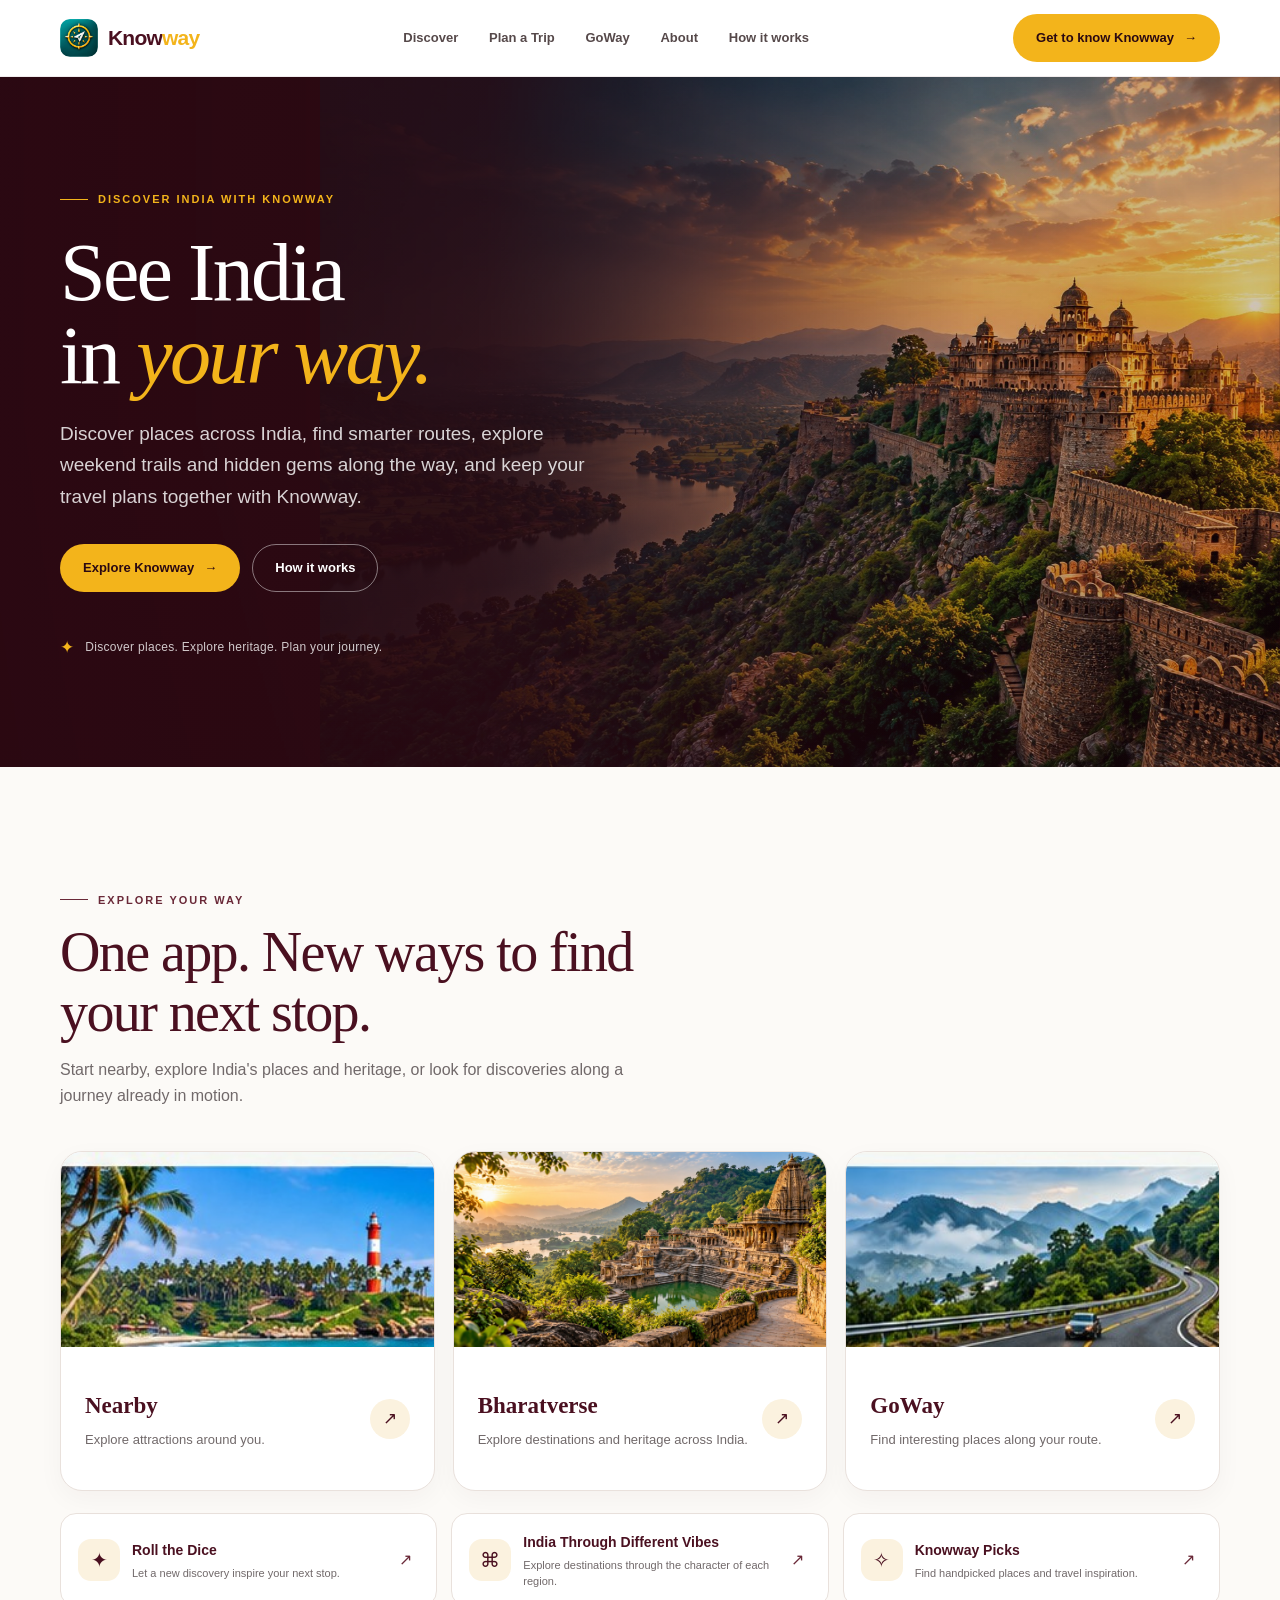
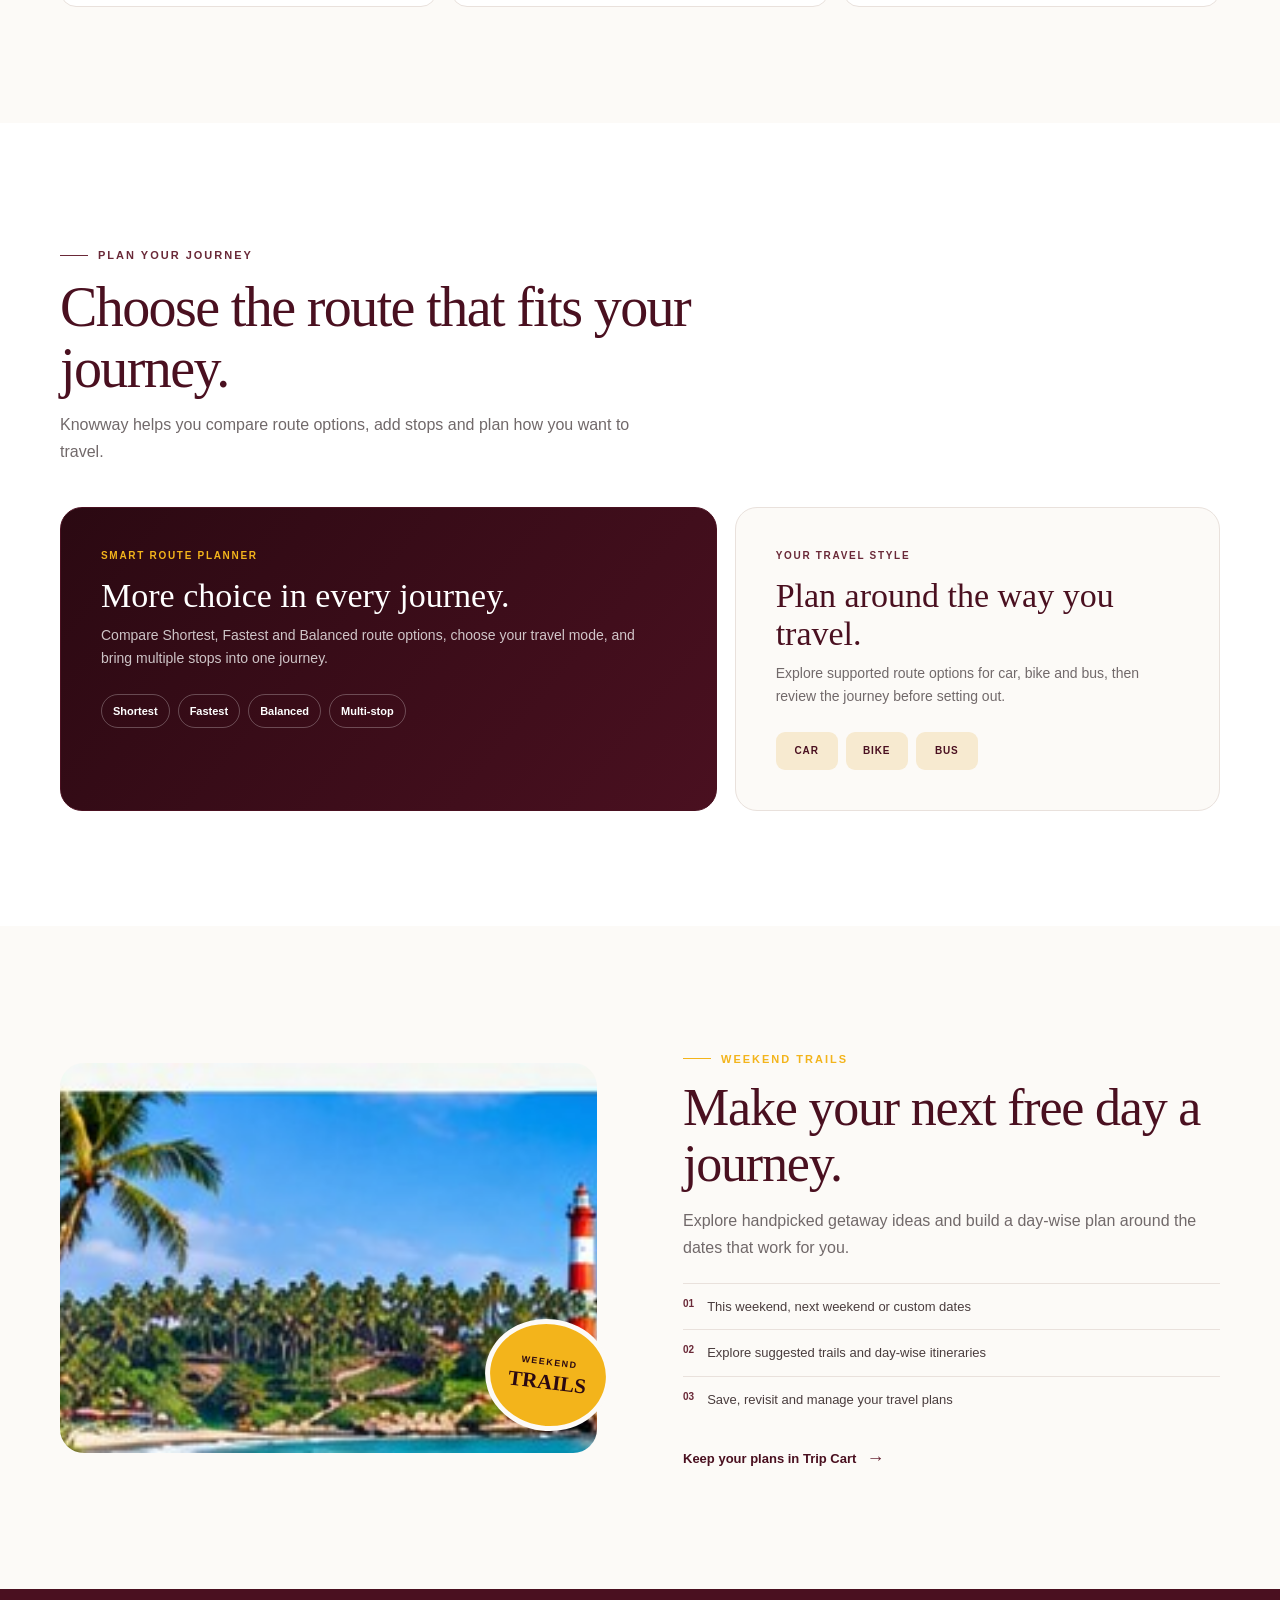
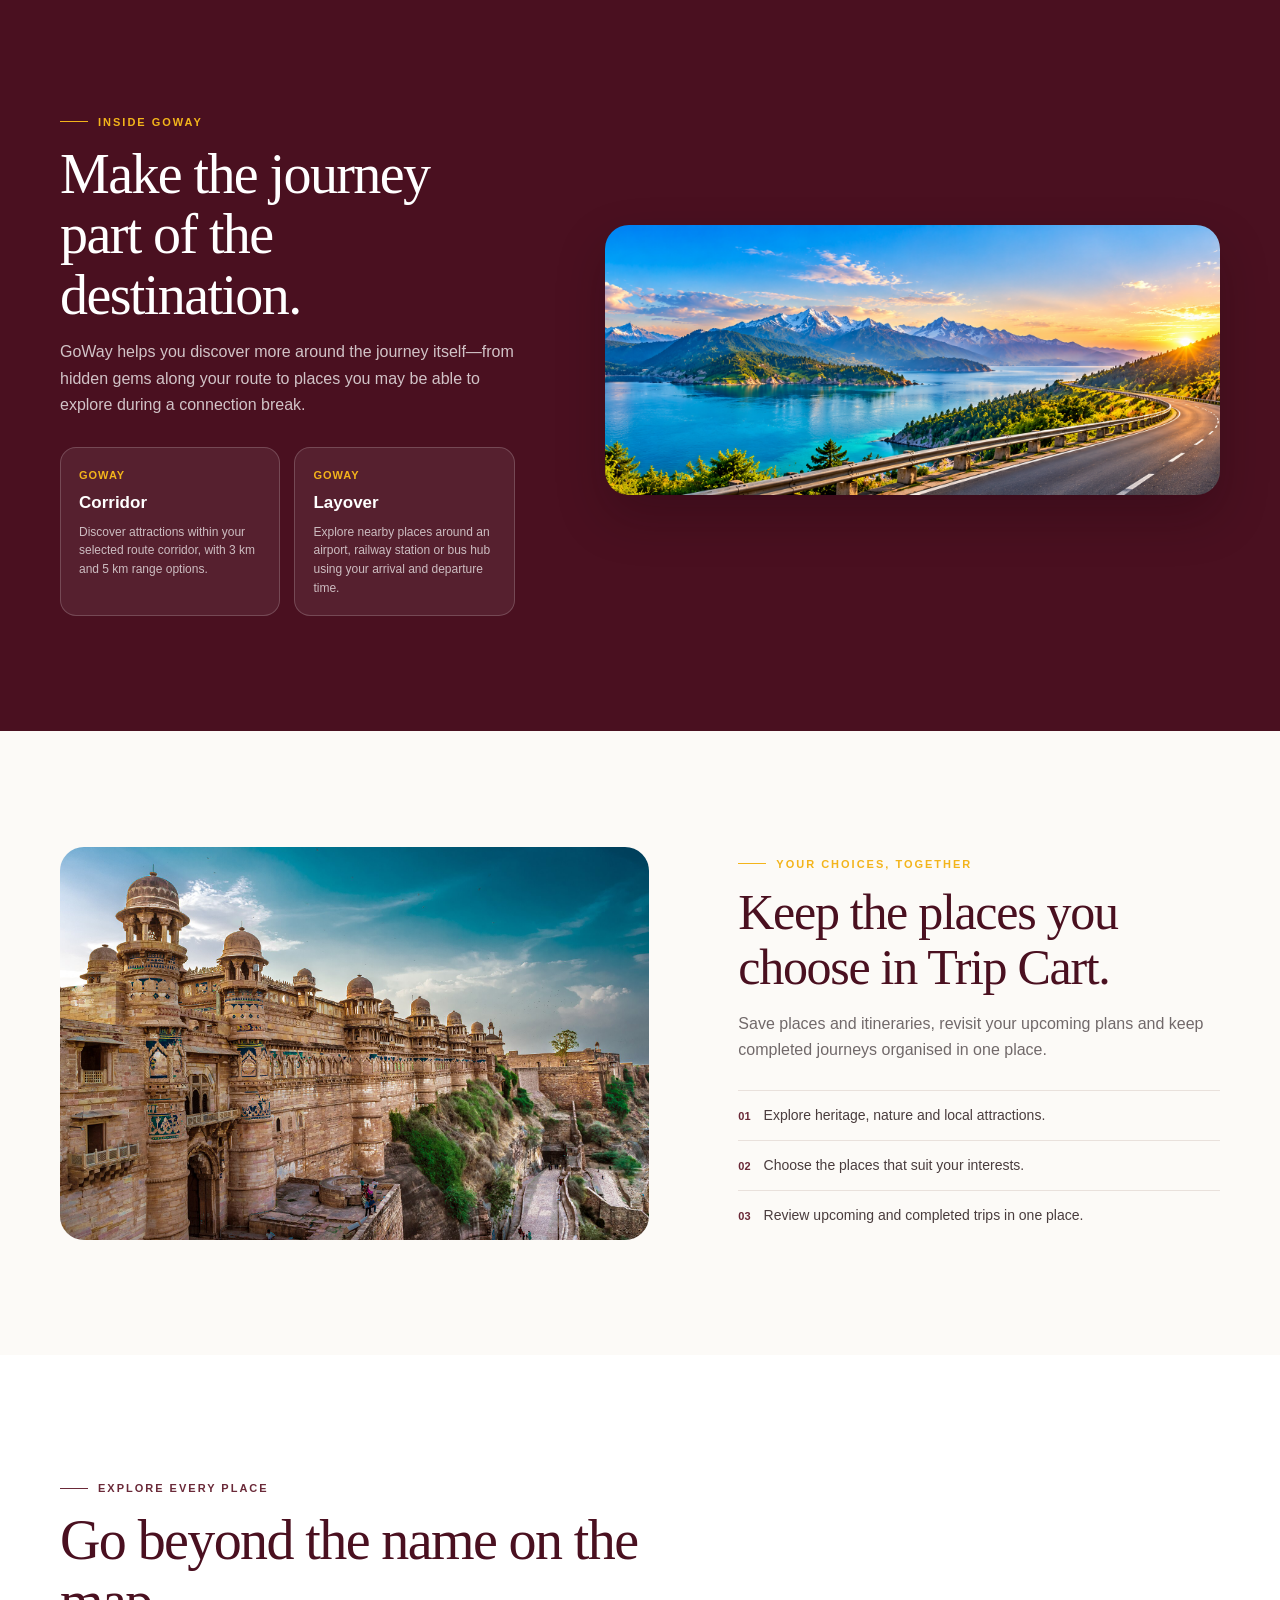
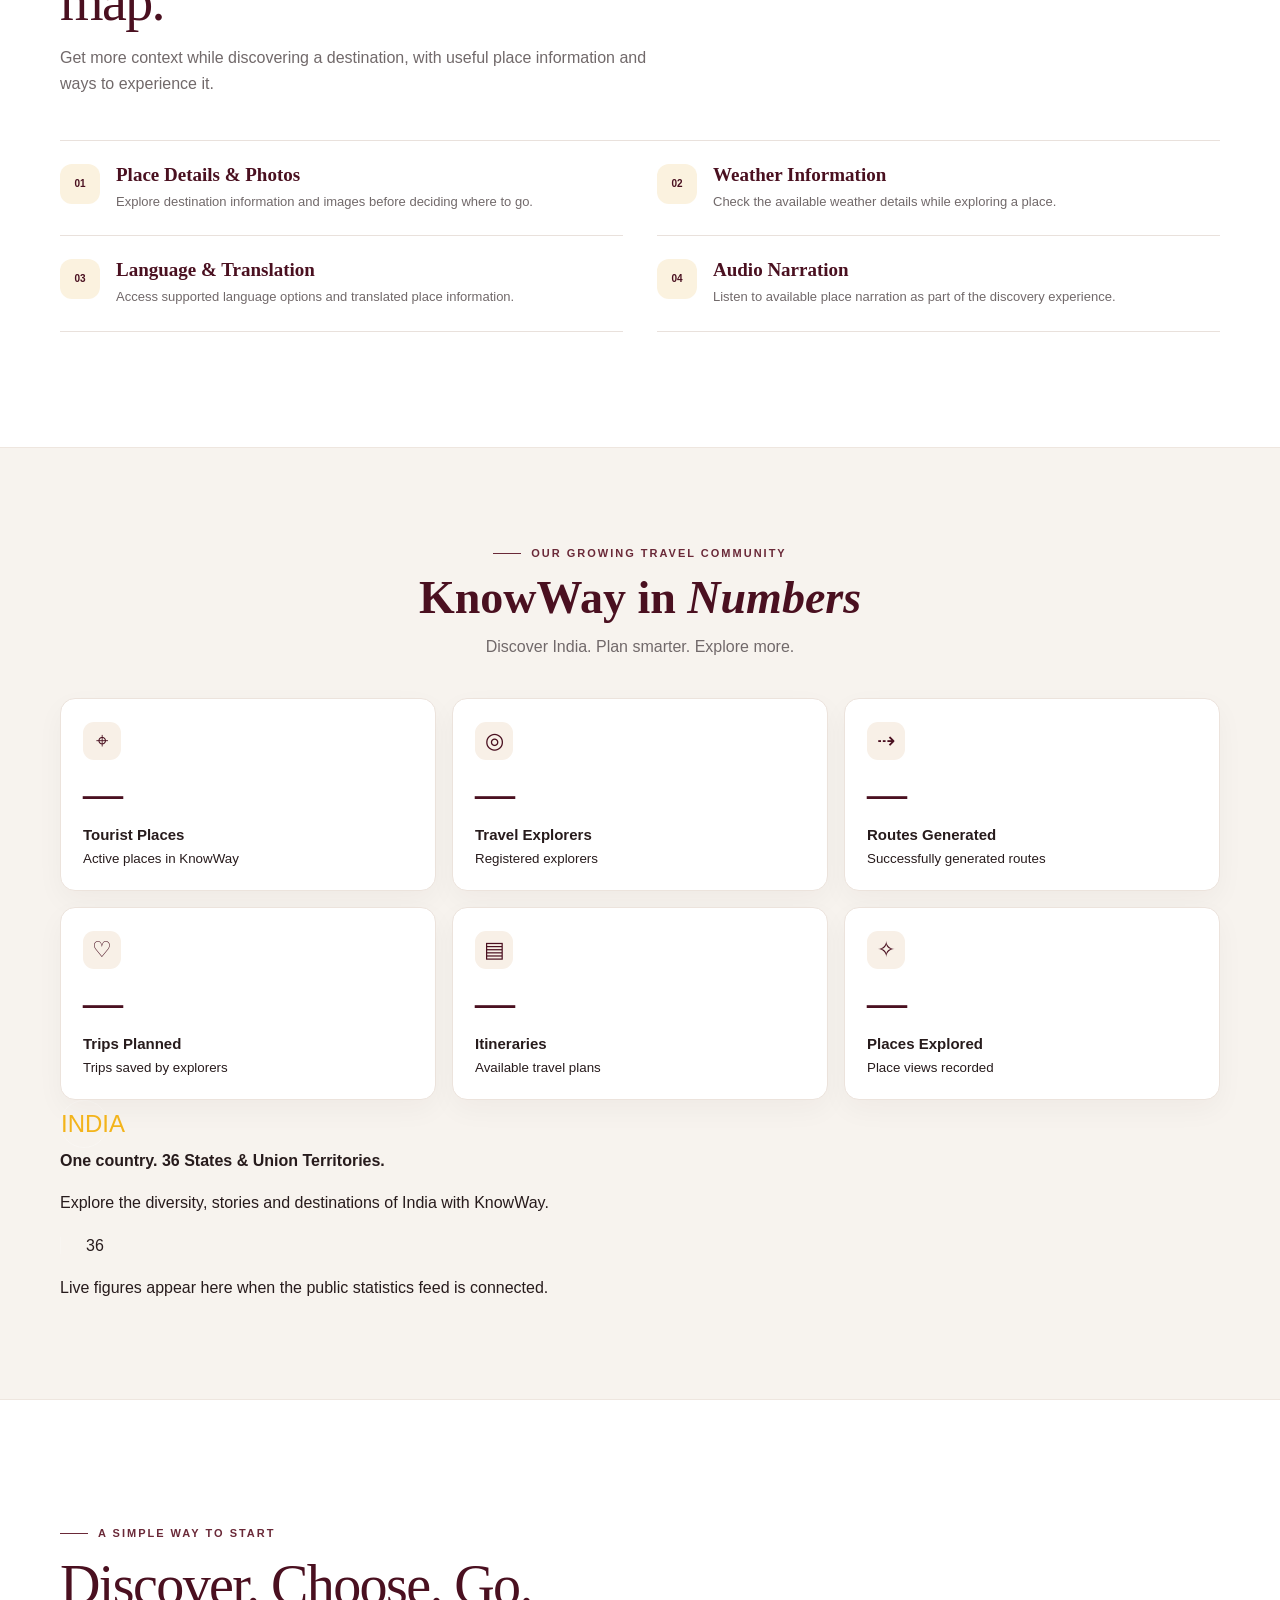
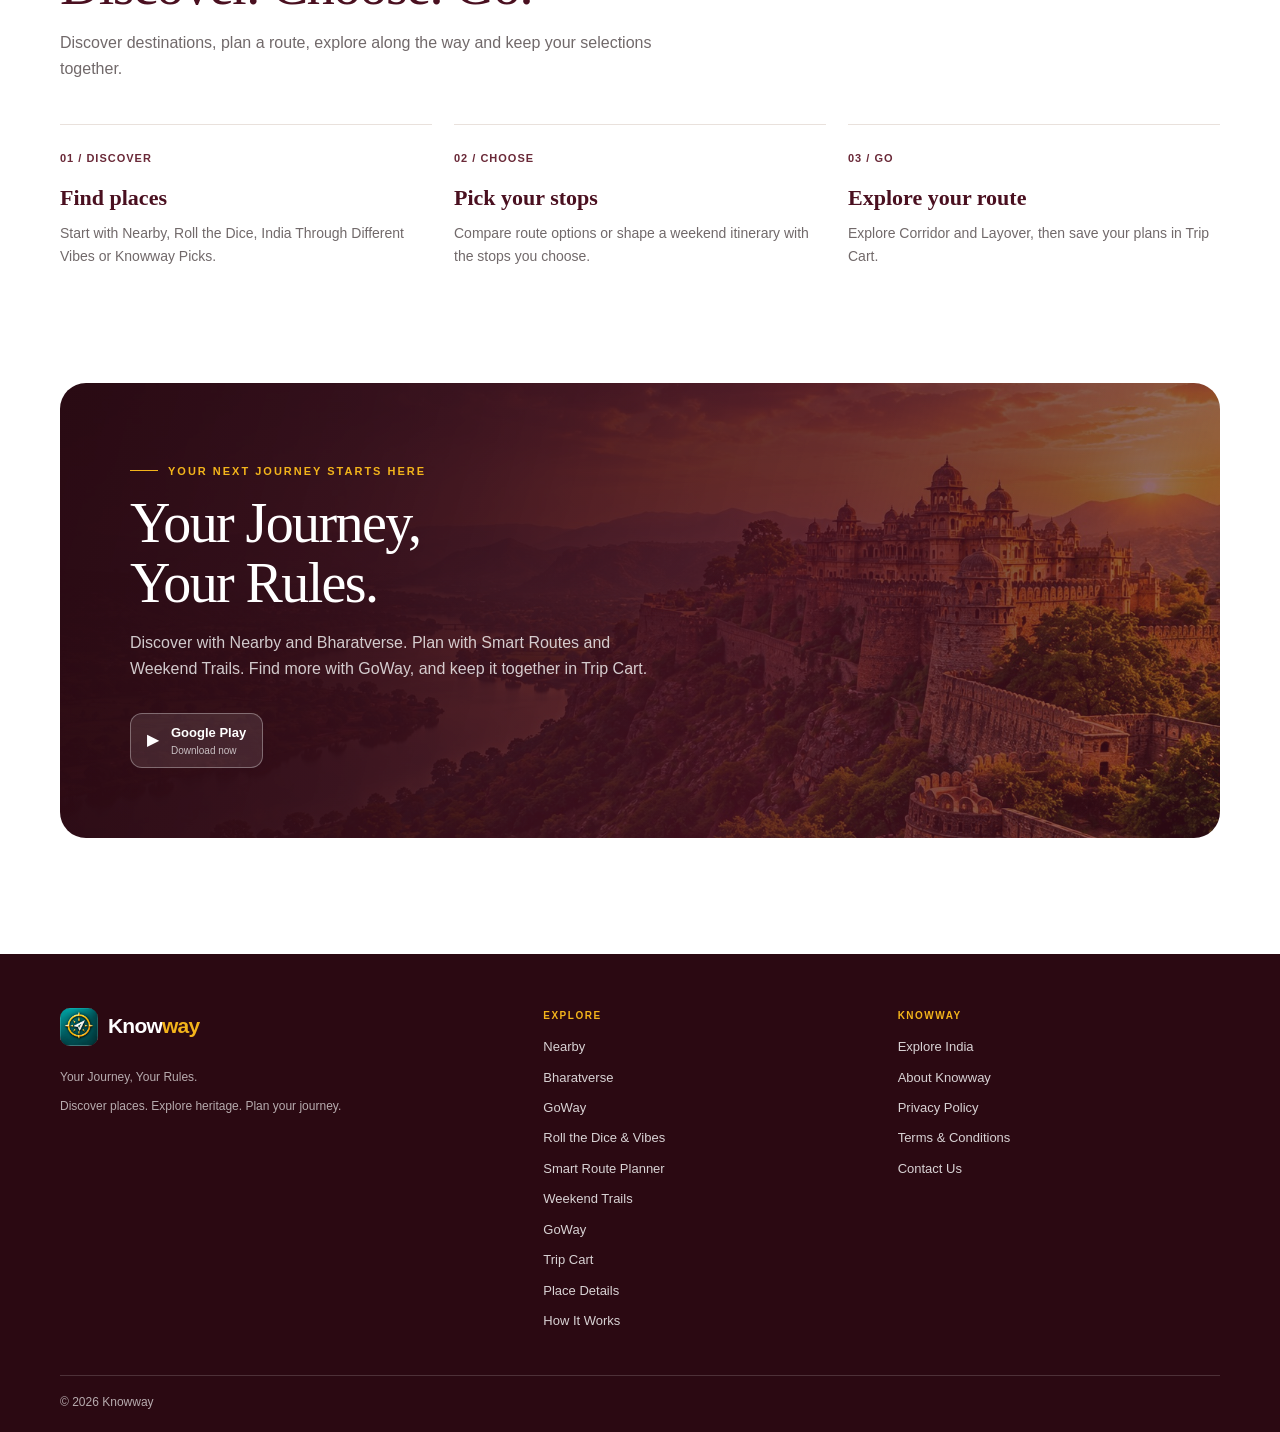
<file: knowway-index.html>
<!doctype html>
<html lang="en">
  <head>
    <meta charset="utf-8">
    <meta name="viewport" content="width=device-width, initial-scale=1">

    <!-- Browser Theme -->
    <meta name="theme-color" content="#4a1020">
    <meta name="application-name" content="Knowway">

    <!-- Google Search Console Verification -->
    <meta name="google-site-verification" content="DXELdaeOX8ypAjIhZ3Kh6I5FfKv6KtQUuL8jSl8J8rA" />

    <!-- SEO Title and Description -->
    <title>Knowway – Discover India, Explore Places & Plan Your Journey</title>

    <meta name="description" content="Knowway is your travel companion for discovering India's destinations and heritage. Explore nearby attractions with Nearby, discover places across India with Bharatverse, find route-side destinations with GoWay Corridor and Layover, and organise your plans with Trip Cart. Your Journey, Your Rules.">

    <meta name="robots" content="index, follow">

    <!-- Website Favicon -->
    <link rel="icon" type="image/png" sizes="48x48" href="/assets/knowway-icon.png?v=2">
    <link rel="shortcut icon" type="image/png" href="/assets/knowway-icon.png?v=2">
    <link rel="apple-touch-icon" href="/assets/knowway-icon.png">

    <!-- Canonical URL -->
    <link rel="canonical" href="https://knowway.in/">

    <!-- Open Graph: WhatsApp, Facebook and Social Media -->
    <meta property="og:type" content="website">
    <meta property="og:site_name" content="Knowway">
    <meta property="og:title" content="Knowway – Discover India, Explore Places & Plan Your Journey">
    <meta property="og:description" content="Discover nearby attractions, explore India's heritage with Bharatverse, find places along your route with GoWay, and organise your journey with Trip Cart. Your Journey, Your Rules.">
    <meta property="og:url" content="https://knowway.in/">
    <meta property="og:image" content="https://knowway.in/assets/knowway-hero-fort.jpg">
    <meta property="og:image:alt" content="Discover India's destinations and heritage with Knowway">

    <!-- Twitter / X Social Preview -->
    <meta name="twitter:card" content="summary_large_image">
    <meta name="twitter:title" content="Knowway – Discover India, Explore Places & Plan Your Journey">
    <meta name="twitter:description" content="Explore nearby attractions, discover India's heritage, find route-side places and organise your trips with Knowway.">
    <meta name="twitter:image" content="https://knowway.in/assets/knowway-hero-fort.jpg">

    <!-- Structured Data for Google Search -->
    <script type="application/ld+json">
    {
      "@context": "https://schema.org",
      "@type": "WebSite",
      "name": "Knowway",
      "alternateName": "Knowway Travel",
      "url": "https://knowway.in/",
      "description": "Knowway is an India-focused travel and heritage discovery platform. Discover nearby attractions, explore destinations across India, find places along travel routes with GoWay Corridor and Layover, and organise selected places with Trip Cart."
    }
    </script>

    <link rel="stylesheet" href="styles.css">
  </head>

  <body>
    <header class="top">
      <div class="wrap nav">
        <a class="brand" href="#home" aria-label="Knowway home">
          <img src="assets/knowway-icon.png" alt="">
          <span>Know<span class="way">way</span></span>
        </a>

        <nav class="nav-links" aria-label="Main navigation">
          <a href="#features">Discover</a>
          <a href="#plan-journey">Plan a Trip</a>
          <a href="#route-tools">GoWay</a>
          <a href="about.html">About</a>
          <a href="how-it-works.html">How it works</a>
        </nav>

        <a class="navcta" href="#download">Get to know Knowway <span aria-hidden="true">→</span></a>

        <button class="menu-btn" id="menu-btn" type="button" aria-expanded="false" aria-controls="menu-panel" aria-label="Open website menu">☰</button>
      </div>

      <nav class="menu-panel" id="menu-panel" aria-label="Mobile navigation">
        <a href="#features">Discover</a>
        <a href="#plan-journey">Plan a Trip</a>
        <a href="#weekend-trails">Weekend Trails</a>
        <a href="#route-tools">GoWay</a>
        <a href="#trip-cart">Trip Cart</a>
        <a href="about.html">About Knowway</a>
        <a href="how-it-works.html">How it works</a>
        <a href="#contact">Contact</a>
        <a class="mobile-download" href="#download">Get the app</a>
      </nav>
    </header>

    <main>
      <section class="hero" id="home">
        <img class="hero-image" src="assets/knowway-hero-fort.jpg" alt="Historic Indian fort overlooking a lake at sunset">

        <div class="wrap hero-inner">
          <div class="hero-copy">
            <div class="hero-tag">Discover India with Knowway</div>

            <h1>See India<br>in <em>your way.</em></h1>

            <p>Discover places across India, find smarter routes, explore weekend trails and hidden gems along the way, and keep your travel plans together with Knowway.</p>

            <div class="hero-actions">
              <a class="button" href="#features">Explore Knowway <span aria-hidden="true">→</span></a>
              <a class="button button-secondary" href="how-it-works.html">How it works</a>
            </div>

            <div class="hero-note"><span aria-hidden="true">✦</span> Discover places. Explore heritage. Plan your journey.</div>
          </div>
        </div>
      </section>

      <section class="section ways" id="explore">
        <span id="features"></span>

        <div class="wrap">
          <div class="section-heading">
            <div class="eyebrow">Explore your way</div>
            <h2>One app. New ways to find your next stop.</h2>
            <p>Start nearby, explore India's places and heritage, or look for discoveries along a journey already in motion.</p>
          </div>

          <div class="ways-grid">
            <a class="way-card" id="nearby" href="how-it-works.html#discover">
              <img src="assets/nearby-card.jpg" alt="Coastal lighthouse surrounded by palms" loading="lazy">
              <span class="way-content">
                <span>
                  <strong>Nearby</strong>
                  <small>Explore attractions around you.</small>
                </span>
                <span class="way-arrow" aria-hidden="true">↗</span>
              </span>
            </a>

            <a class="way-card" id="bharatverse" href="about.html#features">
              <img src="assets/knowway-feature-heritage.jpg" alt="Heritage architecture beside a green landscape" loading="lazy">
              <span class="way-content">
                <span>
                  <strong>Bharatverse</strong>
                  <small>Explore destinations and heritage across India.</small>
                </span>
                <span class="way-arrow" aria-hidden="true">↗</span>
              </span>
            </a>

            <a class="way-card" id="goway" href="#route-tools">
              <img src="assets/goway-card.jpg" alt="Winding road through a green mountain landscape" loading="lazy">
              <span class="way-content">
                <span>
                  <strong>GoWay</strong>
                  <small>Find interesting places along your route.</small>
                </span>
                <span class="way-arrow" aria-hidden="true">↗</span>
              </span>
            </a>
          </div>

          <div class="discovery-extra" id="dice-vibes">
            <a class="discovery-tile" href="#dice-vibes">
              <span class="tile-mark">✦</span>
              <span><strong>Roll the Dice</strong><small>Let a new discovery inspire your next stop.</small></span>
              <span class="tile-arrow">↗</span>
            </a>
            <a class="discovery-tile" href="#dice-vibes">
              <span class="tile-mark">⌘</span>
              <span><strong>India Through Different Vibes</strong><small>Explore destinations through the character of each region.</small></span>
              <span class="tile-arrow">↗</span>
            </a>
            <a class="discovery-tile" href="#weekend-trails">
              <span class="tile-mark">✧</span>
              <span><strong>Knowway Picks</strong><small>Find handpicked places and travel inspiration.</small></span>
              <span class="tile-arrow">↗</span>
            </a>
          </div>
        </div>
      </section>

      <section class="section planner-section" id="plan-journey">
        <div class="wrap">
          <div class="section-heading">
            <div class="eyebrow">Plan your journey</div>
            <h2>Choose the route that fits your journey.</h2>
            <p>Knowway helps you compare route options, add stops and plan how you want to travel.</p>
          </div>
          <div class="planner-grid">
            <article class="planner-card planner-main">
              <div class="planner-kicker">SMART ROUTE PLANNER</div>
              <h3>More choice in every journey.</h3>
              <p>Compare Shortest, Fastest and Balanced route options, choose your travel mode, and bring multiple stops into one journey.</p>
              <div class="planner-tags"><span>Shortest</span><span>Fastest</span><span>Balanced</span><span>Multi-stop</span></div>
            </article>
            <article class="planner-card planner-side">
              <div class="planner-kicker">YOUR TRAVEL STYLE</div>
              <h3>Plan around the way you travel.</h3>
              <p>Explore supported route options for car, bike and bus, then review the journey before setting out.</p>
              <div class="planner-symbols" aria-label="Car, bike and bus travel modes"><span>CAR</span><span>BIKE</span><span>BUS</span></div>
            </article>
          </div>
        </div>
      </section>

      <section class="section weekend-section" id="weekend-trails">
        <div class="wrap weekend-grid">
          <div class="weekend-visual">
            <img src="assets/nearby-card.jpg" alt="A scenic destination to inspire a weekend getaway" loading="lazy">
            <div class="weekend-stamp"><span>WEEKEND</span><strong>TRAILS</strong></div>
          </div>
          <div class="weekend-copy">
            <div class="eyebrow">Weekend Trails</div>
            <h2>Make your next free day a journey.</h2>
            <p>Explore handpicked getaway ideas and build a day-wise plan around the dates that work for you.</p>
            <ul class="feature-list">
              <li><span>01</span>This weekend, next weekend or custom dates</li>
              <li><span>02</span>Explore suggested trails and day-wise itineraries</li>
              <li><span>03</span>Save, revisit and manage your travel plans</li>
            </ul>
            <a class="text-link" href="#trip-cart">Keep your plans in Trip Cart <span>→</span></a>
          </div>
        </div>
      </section>

      <section class="section route-band" id="route-tools">
        <div class="wrap route-inner">
          <div class="route-copy">
            <div class="eyebrow">Inside GoWay</div>
            <h2>Make the journey part of the destination.</h2>
            <p>GoWay helps you discover more around the journey itself—from hidden gems along your route to places you may be able to explore during a connection break.</p>

            <div class="route-options">
              <article class="route-option">
                <span>GoWay</span>
                <strong>Corridor</strong>
                <p>Discover attractions within your selected route corridor, with 3 km and 5 km range options.</p>
              </article>

              <article class="route-option">
                <span>GoWay</span>
                <strong>Layover</strong>
                <p>Explore nearby places around an airport, railway station or bus hub using your arrival and departure time.</p>
              </article>
            </div>
          </div>

          <img class="route-image" src="assets/goway-journey.png" alt="Scenic mountain road beside a lake" loading="lazy">
        </div>
      </section>

      <section class="section journey" id="destinations">
        <span id="app-preview"></span>

        <div class="wrap journey-grid">
          <img class="journey-image" src="assets/heritage-monument.jpg" alt="Historic Indian fort and surrounding architecture" loading="lazy">

          <div class="journey-copy">
            <div class="eyebrow">Your choices, together</div>
            <h2>Keep the places you choose in Trip Cart.</h2>
            <p>Save places and itineraries, revisit your upcoming plans and keep completed journeys organised in one place.</p>

            <ul class="journey-list" id="trip-cart">
              <li><span>01</span> Explore heritage, nature and local attractions.</li>
              <li><span>02</span> Choose the places that suit your interests.</li>
              <li><span>03</span> Review upcoming and completed trips in one place.</li>
            </ul>
          </div>
        </div>
      </section>

      <section class="section details-section" id="place-experience">
        <div class="wrap">
          <div class="section-heading">
            <div class="eyebrow">Explore every place</div>
            <h2>Go beyond the name on the map.</h2>
            <p>Get more context while discovering a destination, with useful place information and ways to experience it.</p>
          </div>
          <div class="details-grid">
            <article class="detail-item"><span class="detail-icon">01</span><div><h3>Place Details &amp; Photos</h3><p>Explore destination information and images before deciding where to go.</p></div></article>
            <article class="detail-item"><span class="detail-icon">02</span><div><h3>Weather Information</h3><p>Check the available weather details while exploring a place.</p></div></article>
            <article class="detail-item"><span class="detail-icon">03</span><div><h3>Language &amp; Translation</h3><p>Access supported language options and translated place information.</p></div></article>
            <article class="detail-item"><span class="detail-icon">04</span><div><h3>Audio Narration</h3><p>Listen to available place narration as part of the discovery experience.</p></div></article>
          </div>
        </div>
      </section>

      <section class="section numbers-section" id="knowway-numbers" aria-labelledby="numbers-title">
        <div class="wrap">
          <div class="numbers-heading">
            <div class="eyebrow">Our growing travel community</div>
            <h2 id="numbers-title">KnowWay in <em>Numbers</em></h2>
            <p>Discover India. Plan smarter. Explore more.</p>
          </div>

          <div class="numbers-grid" aria-live="polite">
            <article class="number-card">
              <span class="number-icon" aria-hidden="true">⌖</span>
              <strong class="number-value" data-stat="touristPlaces">—</strong>
              <span class="number-label">Tourist Places</span>
              <small>Active places in KnowWay</small>
            </article>
            <article class="number-card">
              <span class="number-icon" aria-hidden="true">◎</span>
              <strong class="number-value" data-stat="travelExplorers">—</strong>
              <span class="number-label">Travel Explorers</span>
              <small>Registered explorers</small>
            </article>
            <article class="number-card">
              <span class="number-icon" aria-hidden="true">⇢</span>
              <strong class="number-value" data-stat="routesGenerated">—</strong>
              <span class="number-label">Routes Generated</span>
              <small>Successfully generated routes</small>
            </article>
            <article class="number-card">
              <span class="number-icon" aria-hidden="true">♡</span>
              <strong class="number-value" data-stat="tripsPlanned">—</strong>
              <span class="number-label">Trips Planned</span>
              <small>Trips saved by explorers</small>
            </article>
            <article class="number-card">
              <span class="number-icon" aria-hidden="true">▤</span>
              <strong class="number-value" data-stat="itineraries">—</strong>
              <span class="number-label">Itineraries</span>
              <small>Available travel plans</small>
            </article>
            <article class="number-card">
              <span class="number-icon" aria-hidden="true">✧</span>
              <strong class="number-value" data-stat="placesExplored">—</strong>
              <span class="number-label">Places Explored</span>
              <small>Place views recorded</small>
            </article>
          </div>

          <div class="numbers-coverage">
            <span class="coverage-mark" aria-hidden="true">INDIA</span>
            <div>
              <strong>One country. 36 States &amp; Union Territories.</strong>
              <p>Explore the diversity, stories and destinations of India with KnowWay.</p>
            </div>
            <span class="coverage-count">36</span>
          </div>
          <p class="numbers-status" id="numbers-status" role="status">Live figures appear here when the public statistics feed is connected.</p>
        </div>
      </section>

      <section class="section" id="how">
        <div class="wrap">
          <div class="section-heading">
            <div class="eyebrow">A simple way to start</div>
            <h2>Discover. Choose. Go.</h2>
            <p>Discover destinations, plan a route, explore along the way and keep your selections together.</p>
          </div>

          <div class="steps">
            <article class="step">
              <div class="step-number">01 / DISCOVER</div>
              <h3>Find places</h3>
              <p>Start with Nearby, Roll the Dice, India Through Different Vibes or Knowway Picks.</p>
            </article>

            <article class="step">
              <div class="step-number">02 / CHOOSE</div>
              <h3>Pick your stops</h3>
              <p>Compare route options or shape a weekend itinerary with the stops you choose.</p>
            </article>

            <article class="step">
              <div class="step-number">03 / GO</div>
              <h3>Explore your route</h3>
              <p>Explore Corridor and Layover, then save your plans in Trip Cart.</p>
            </article>
          </div>
        </div>
      </section>

      <section class="download" id="download">
        <div class="wrap">
          <div class="download-panel">
            <div class="download-copy">
              <div class="eyebrow">Your next journey starts here</div>
              <h2>Your Journey,<br>Your Rules.</h2>
              <p>Discover with Nearby and Bharatverse. Plan with Smart Routes and Weekend Trails. Find more with GoWay, and keep it together in Trip Cart.</p>

              <a class="store-badge" id="play-store-link" href="https://play.google.com/store/apps/details?id=com.knowway.india" target="_blank" rel="noopener noreferrer" aria-label="Download Knowway on Google Play">
                <span aria-hidden="true">▶</span>
                <span>
                  <strong>Google Play</strong>
                  <small>Download now</small>
                </span>
              </a>
            </div>
          </div>
        </div>
      </section>
    </main>

    <footer class="footer" id="contact">
      <span id="about"></span>

      <div class="wrap">
        <div class="footer-grid">
          <div class="footer-brand">
            <a class="brand" href="#home" aria-label="Knowway home">
              <img src="assets/knowway-icon.png" alt="">
              <span>Know<span class="way">way</span></span>
            </a>

            <p>Your Journey, Your Rules.</p>
            <small>Discover places. Explore heritage. Plan your journey.</small>
          </div>

          <div>
            <div class="footer-title">EXPLORE</div>
            <a href="#nearby">Nearby</a>
            <a href="#bharatverse">Bharatverse</a>
            <a href="#goway">GoWay</a>
            <a href="#dice-vibes">Roll the Dice &amp; Vibes</a>
            <a href="#plan-journey">Smart Route Planner</a>
            <a href="#weekend-trails">Weekend Trails</a>
            <a href="#route-tools">GoWay</a>
            <a href="#trip-cart">Trip Cart</a>
            <a href="#place-experience">Place Details</a>
            <a href="how-it-works.html">How It Works</a>
          </div>

          <div>
            <div class="footer-title">KNOWWAY</div>
            <a href="#destinations">Explore India</a>
            <a href="about.html">About Knowway</a>
            <a href="privacy-policy.html">Privacy Policy</a>
            <a href="terms-and-conditions.html">Terms &amp; Conditions</a>
            <a href="contact.html">Contact Us</a>
          </div>
        </div>

        <div class="copyright">
          <span>© <span id="year"></span> Knowway</span>
          <a href="mailto:support@knowway.in"support@knowway.in</a>
        </div>
      </div>
    </footer>

    <script>
      /*
       * Connect a public, read-only KnowWay statistics endpoint by setting:
       * window.KNOWWAY_PUBLIC_STATS_URL = "https://<project>.supabase.co/functions/v1/public-website-stats";
       * Expected JSON: { touristPlaces, travelExplorers, routesGenerated,
       *   tripsPlanned, itineraries, placesExplored }
       * The endpoint must return aggregate counts only (no personal data) and
       * allow this website's origin through CORS. No demo/fallback numbers are shown.
       */
      async function loadKnowwayStats() {
        const status = document.getElementById("numbers-status");
        const endpoint = window.KNOWWAY_PUBLIC_STATS_URL;
        const keys = ["touristPlaces", "travelExplorers", "routesGenerated", "tripsPlanned", "itineraries", "placesExplored"];
        if (!endpoint) return;

        try {
          const response = await fetch(endpoint, { headers: { "Accept": "application/json" }, cache: "no-store" });
          if (!response.ok) throw new Error("Statistics request failed");
          const payload = await response.json();
          const data = payload && payload.data ? payload.data : payload;

          keys.forEach((key) => {
            const value = Number(data[key]);
            const target = document.querySelector('[data-stat="' + key + '"]');
            if (target && Number.isFinite(value) && value >= 0) {
              target.textContent = new Intl.NumberFormat("en-IN", { maximumFractionDigits: 0 }).format(value);
              target.classList.add("is-loaded");
            }
          });

          const loaded = keys.some((key) => {
            const value = Number(data[key]);
            return Number.isFinite(value) && value >= 0;
          });
          status.textContent = loaded ? "Live counts from KnowWay activity and place data." : "Live statistics are not available right now.";
        } catch (error) {
          status.textContent = "Live statistics are temporarily unavailable.";
        }
      }

      loadKnowwayStats();

      document.getElementById("year").textContent = new Date().getFullYear();

      const menuButton = document.getElementById("menu-btn");
      const menuPanel = document.getElementById("menu-panel");

      function closeMenu() {
        menuPanel.classList.remove("open");
        menuButton.setAttribute("aria-expanded", "false");
        menuButton.setAttribute("aria-label", "Open website menu");
        menuButton.textContent = "☰";
      }

      menuButton.addEventListener("click", () => {
        const isOpen = menuPanel.classList.toggle("open");
        menuButton.setAttribute("aria-expanded", String(isOpen));
        menuButton.setAttribute("aria-label", isOpen ? "Close website menu" : "Open website menu");
        menuButton.textContent = isOpen ? "×" : "☰";
      });

      menuPanel.querySelectorAll("a").forEach((link) => link.addEventListener("click", closeMenu));

      document.addEventListener("keydown", (event) => {
        if (event.key === "Escape") closeMenu();
      });

      document.addEventListener("click", (event) => {
        if (!menuPanel.contains(event.target) && !menuButton.contains(event.target)) closeMenu();
      });
    </script>
  </body>
</html>
</file>
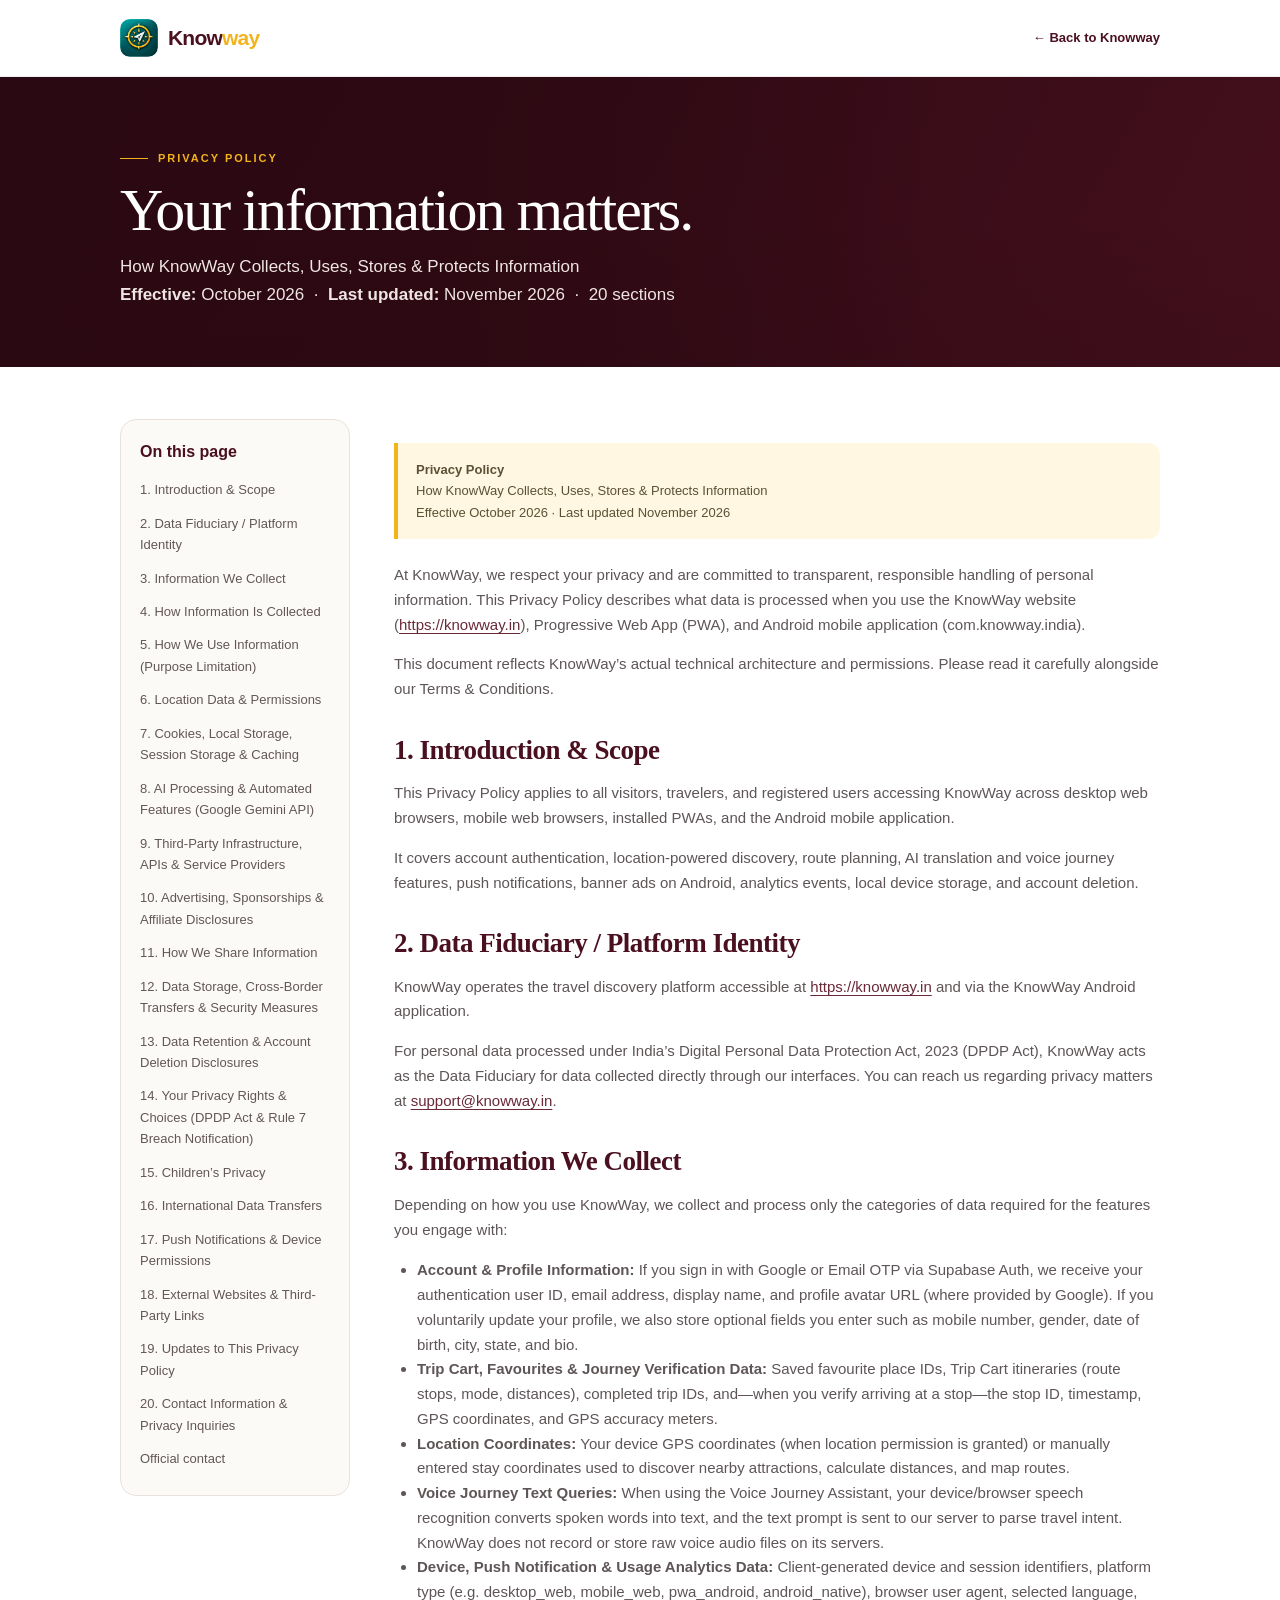
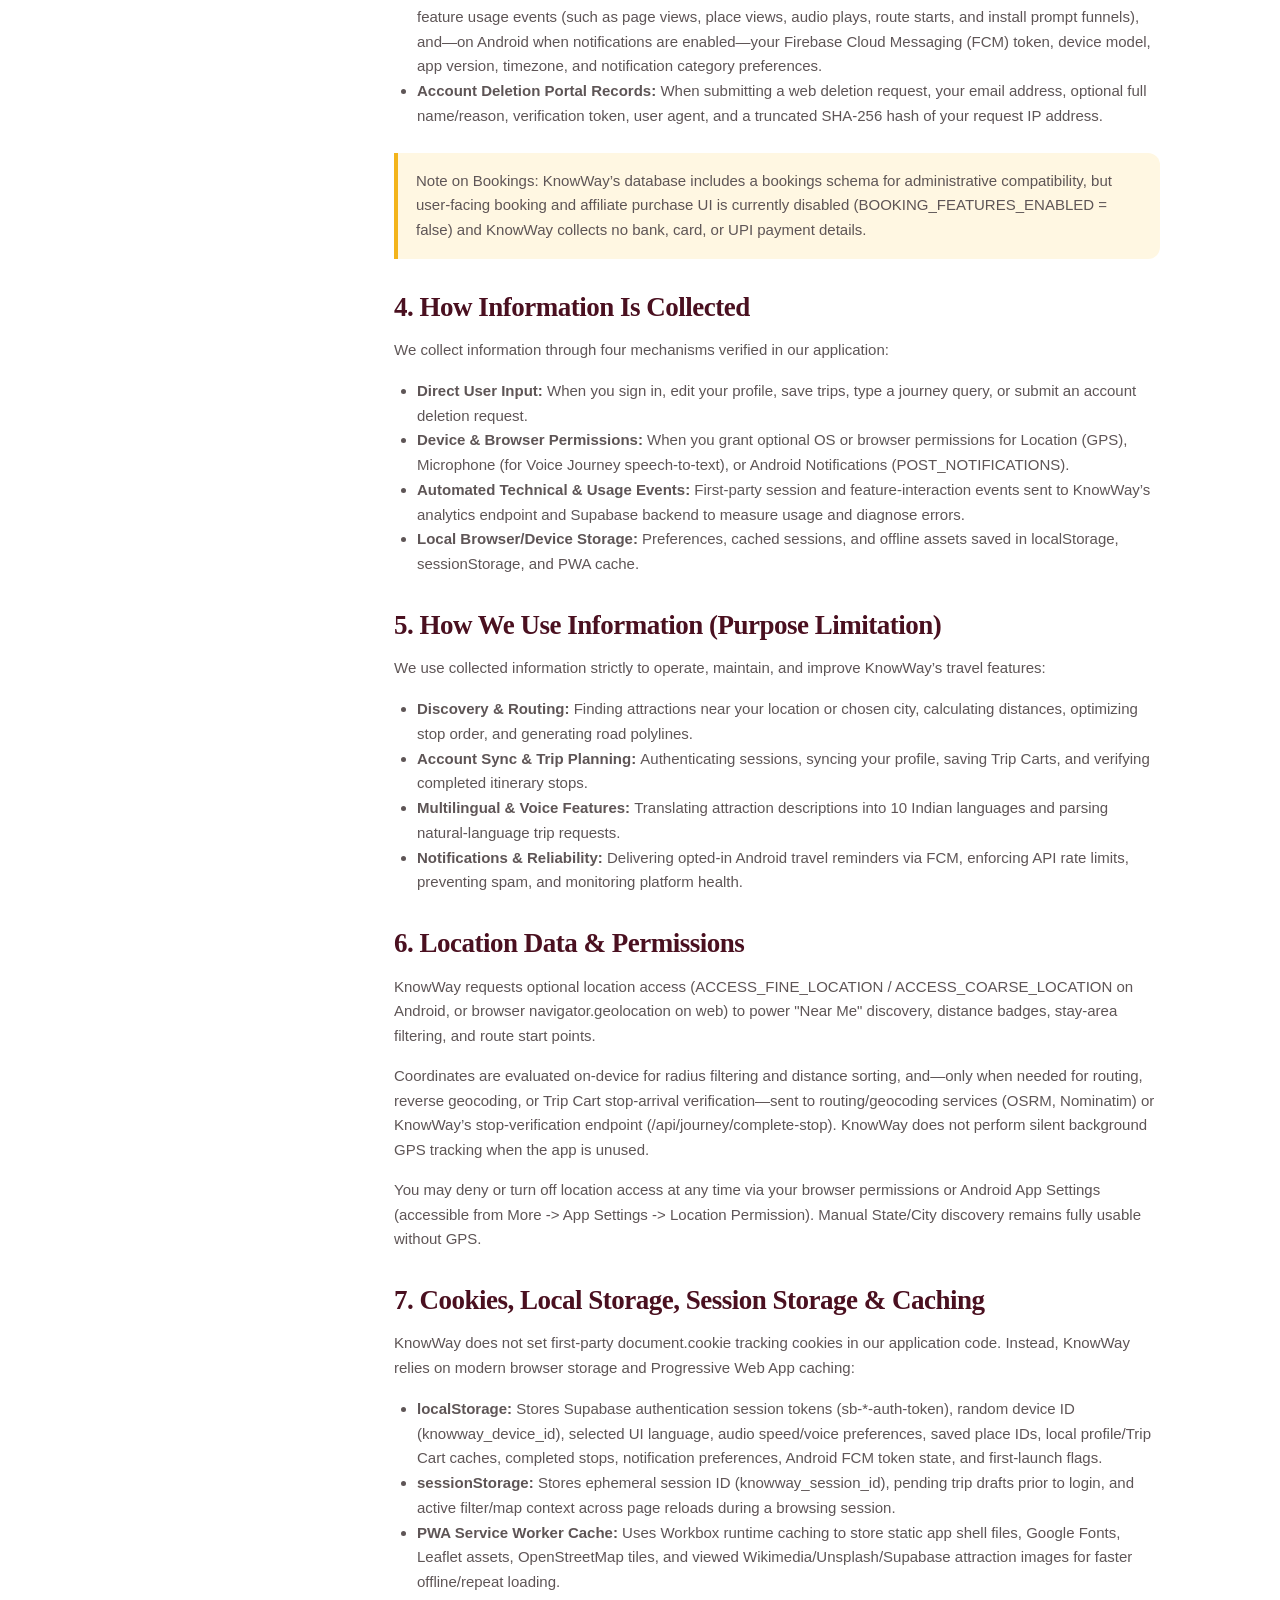
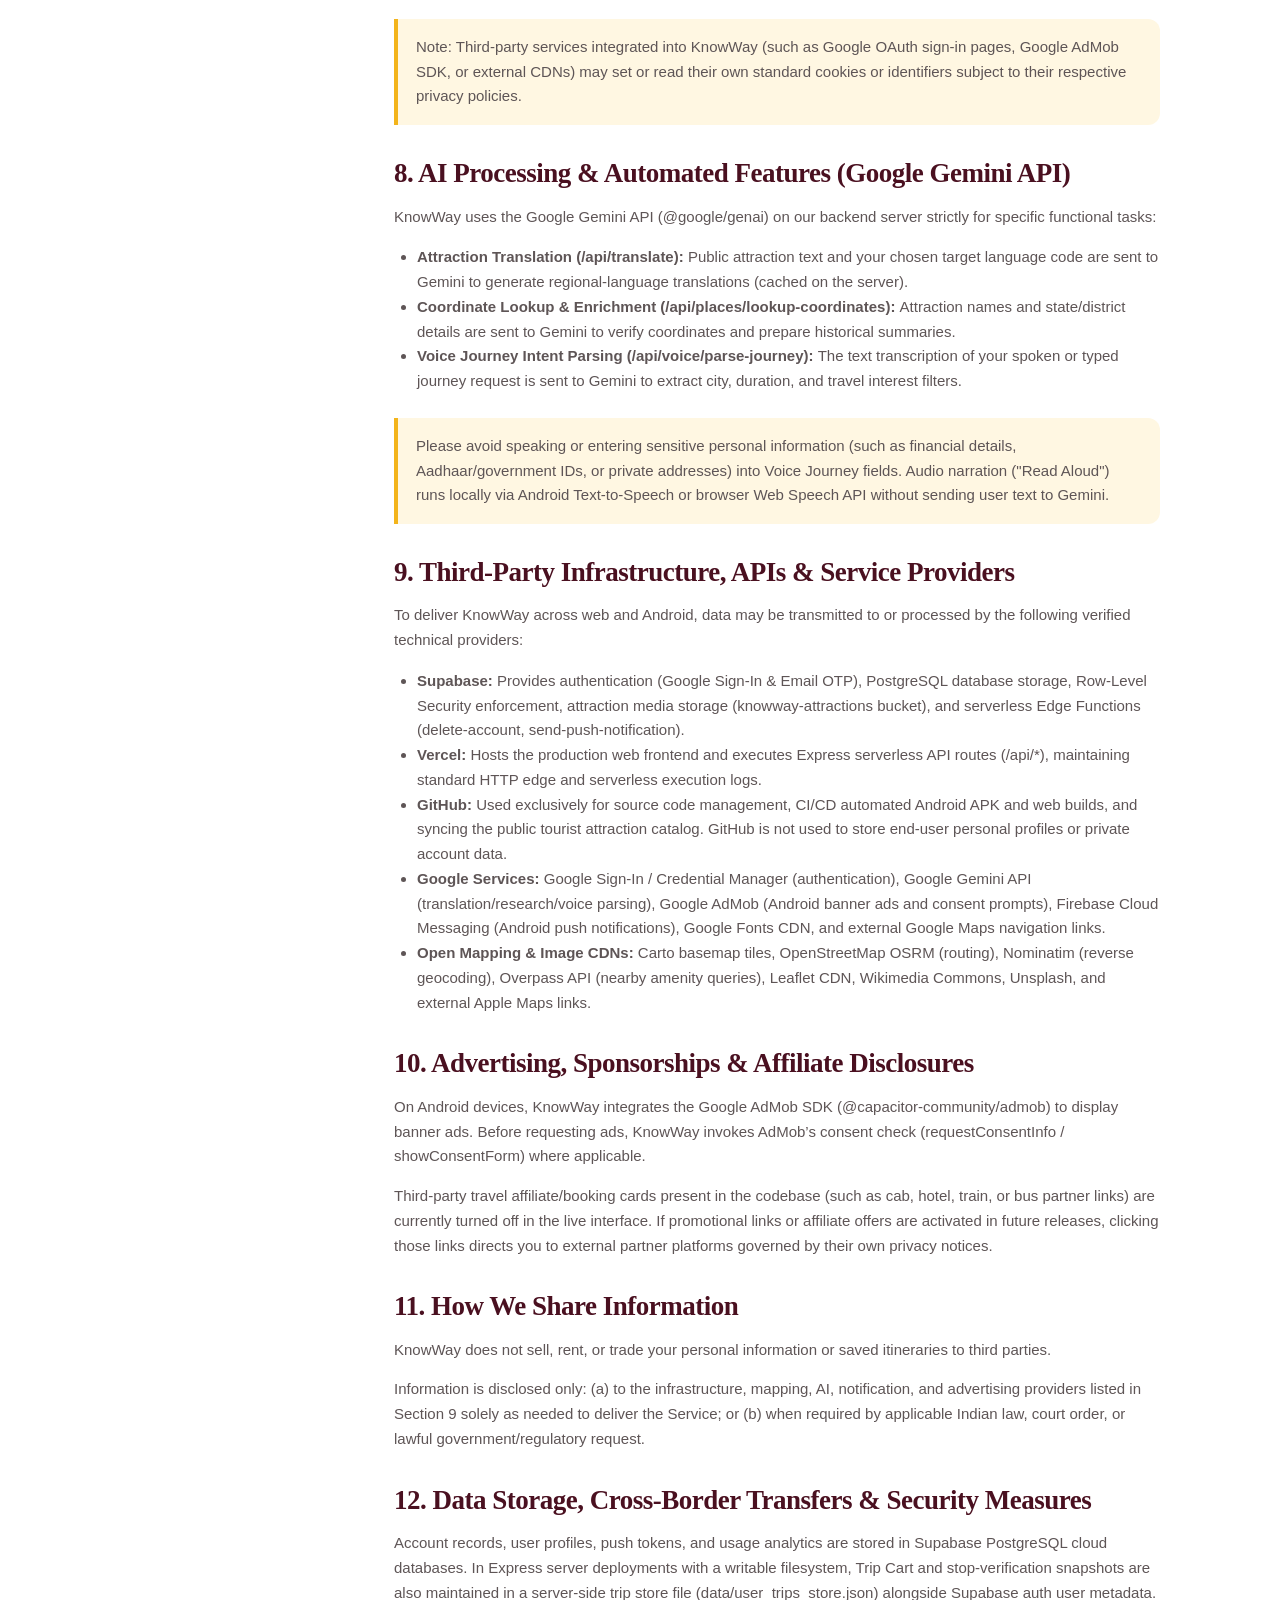
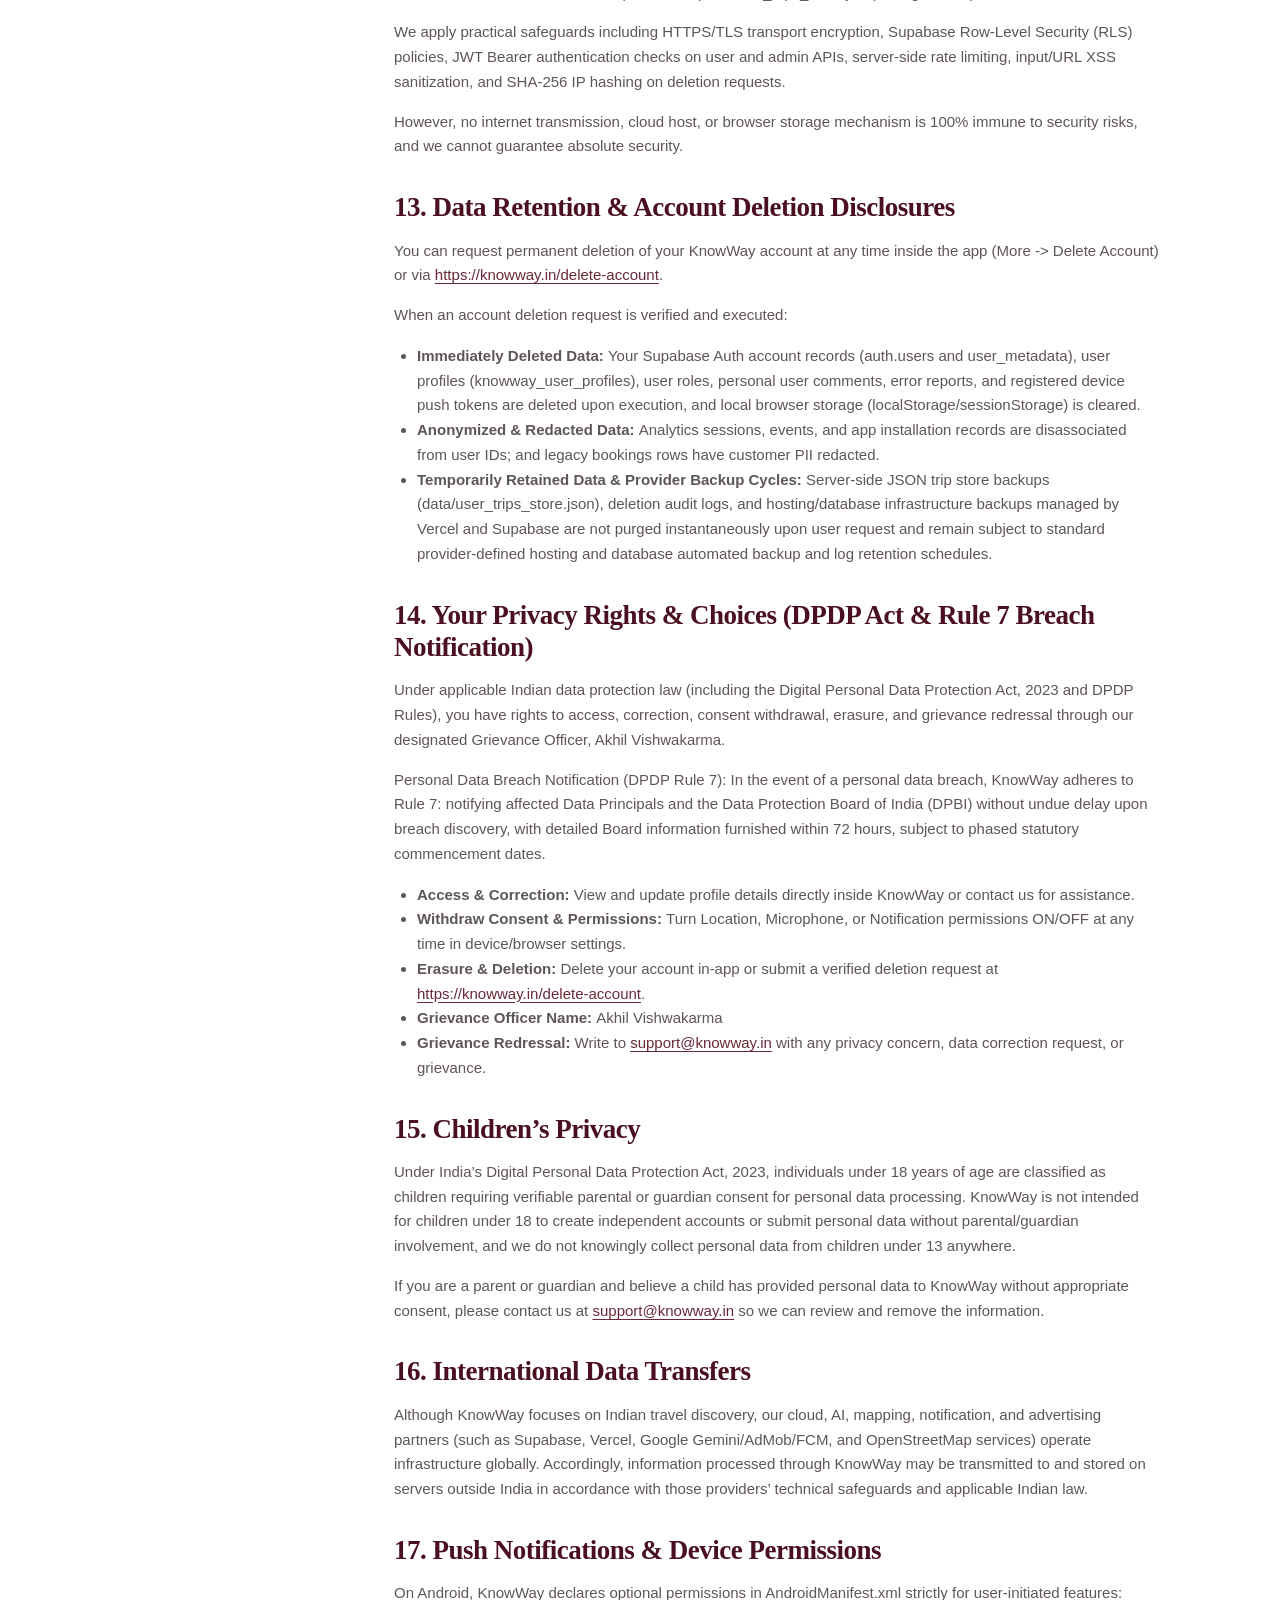
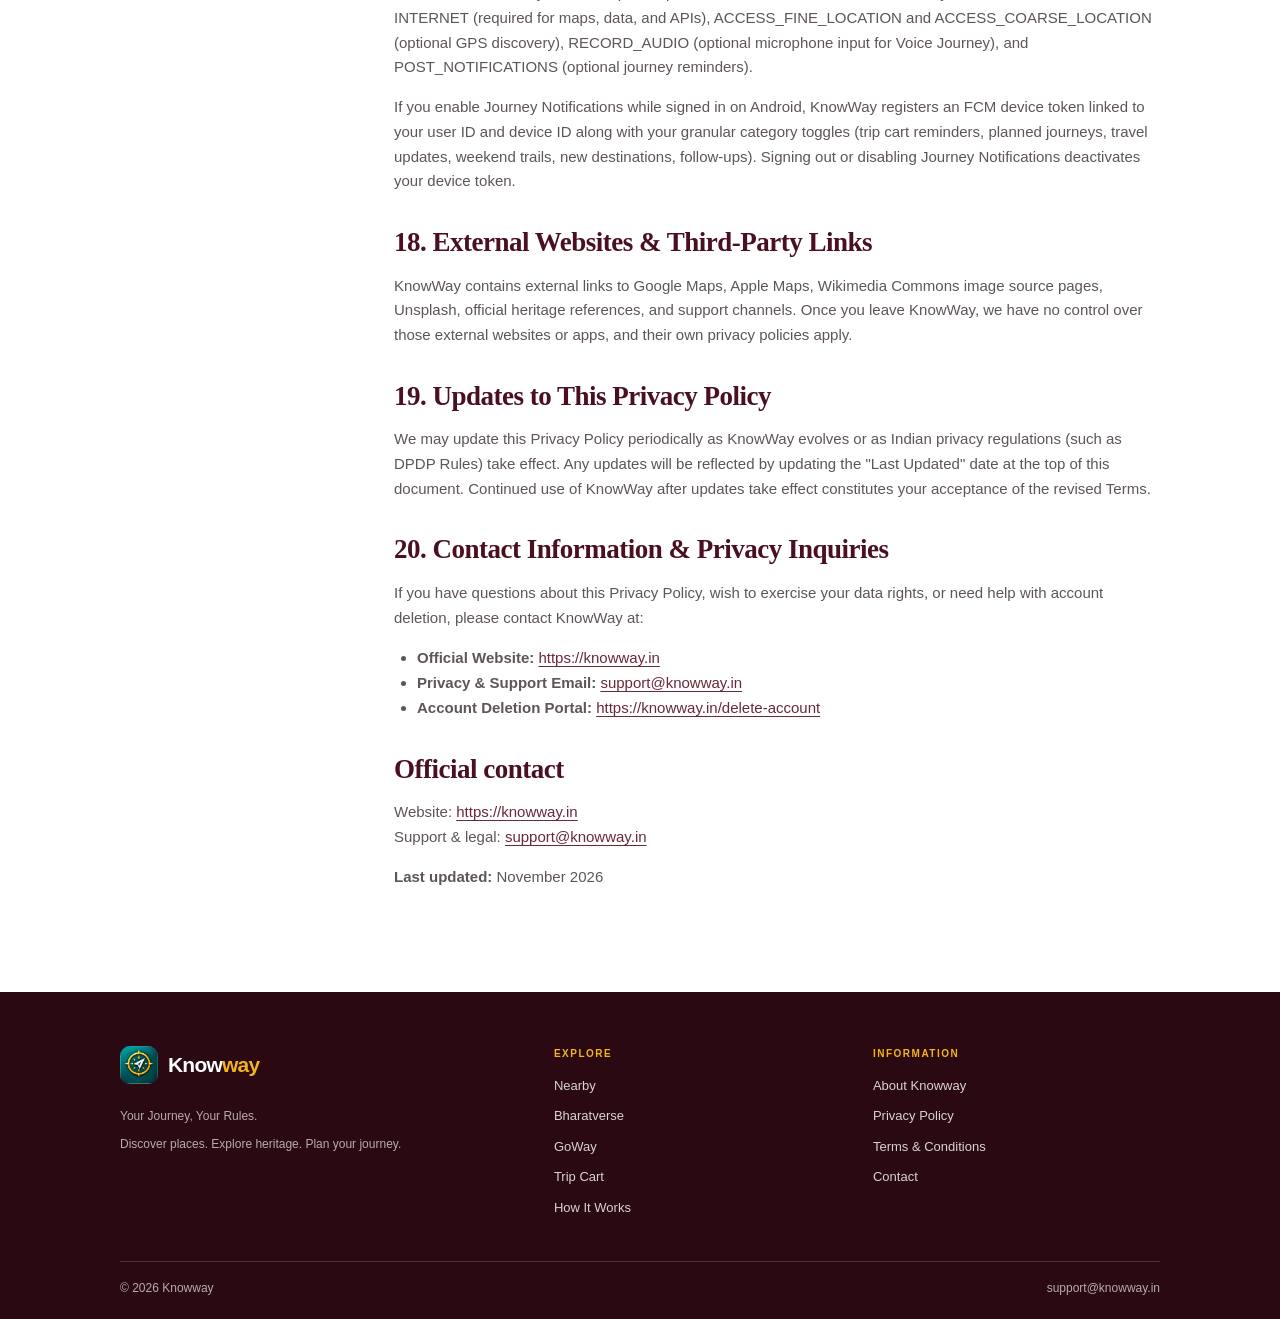
<file: privacy-policy.html>
<!doctype html><html lang="en"><head><meta charset="utf-8"><meta name="viewport" content="width=device-width, initial-scale=1"><meta name="theme-color" content="#4a1020"><meta name="description" content="How KnowWay Collects, Uses, Stores &amp; Protects Information"><title>Privacy Policy | Knowway</title><link rel="icon" type="image/png" href="assets/knowway-icon.png"><link rel="stylesheet" href="styles.css"></head><body class="info-page"><header class="top"><div class="wrap nav"><a class="brand" href="index.html"><img src="assets/knowway-icon.png" alt=""><span>Know<span class="way">way</span></span></a><a class="back" href="index.html">← Back to Knowway</a></div></header><header class="hero"><div class="wrap"><div class="eyebrow">PRIVACY POLICY</div><h1>Your information matters.</h1><p>How KnowWay Collects, Uses, Stores &amp; Protects Information</p><p class="legal-meta"><strong>Effective:</strong> October 2026 &nbsp;·&nbsp; <strong>Last updated:</strong> November 2026 &nbsp;·&nbsp; 20 sections</p></div></header><main class="content"><div class="wrap"><div class="content-grid"><aside class="toc"><b>On this page</b><a href="#privacy-1">1. Introduction &amp; Scope</a><a href="#privacy-2">2. Data Fiduciary / Platform Identity</a><a href="#privacy-3">3. Information We Collect</a><a href="#privacy-4">4. How Information Is Collected</a><a href="#privacy-5">5. How We Use Information (Purpose Limitation)</a><a href="#privacy-6">6. Location Data &amp; Permissions</a><a href="#privacy-7">7. Cookies, Local Storage, Session Storage &amp; Caching</a><a href="#privacy-8">8. AI Processing &amp; Automated Features (Google Gemini API)</a><a href="#privacy-9">9. Third-Party Infrastructure, APIs &amp; Service Providers</a><a href="#privacy-10">10. Advertising, Sponsorships &amp; Affiliate Disclosures</a><a href="#privacy-11">11. How We Share Information</a><a href="#privacy-12">12. Data Storage, Cross-Border Transfers &amp; Security Measures</a><a href="#privacy-13">13. Data Retention &amp; Account Deletion Disclosures</a><a href="#privacy-14">14. Your Privacy Rights &amp; Choices (DPDP Act &amp; Rule 7 Breach Notification)</a><a href="#privacy-15">15. Children’s Privacy</a><a href="#privacy-16">16. International Data Transfers</a><a href="#privacy-17">17. Push Notifications &amp; Device Permissions</a><a href="#privacy-18">18. External Websites &amp; Third-Party Links</a><a href="#privacy-19">19. Updates to This Privacy Policy</a><a href="#privacy-20">20. Contact Information &amp; Privacy Inquiries</a><a href="#legal-contact">Official contact</a></aside><article class="prose"><div class="note"><strong>Privacy Policy</strong><br>How KnowWay Collects, Uses, Stores &amp; Protects Information<br><span>Effective October 2026 · Last updated November 2026</span></div><p>At KnowWay, we respect your privacy and are committed to transparent, responsible handling of personal information. This Privacy Policy describes what data is processed when you use the KnowWay website (<a href="https://knowway.in" target="_blank" rel="noopener noreferrer">https://knowway.in</a>), Progressive Web App (PWA), and Android mobile application (com.knowway.india).</p><p>This document reflects KnowWay’s actual technical architecture and permissions. Please read it carefully alongside our Terms &amp; Conditions.</p><h2 id="privacy-1">1. Introduction &amp; Scope</h2><p>This Privacy Policy applies to all visitors, travelers, and registered users accessing KnowWay across desktop web browsers, mobile web browsers, installed PWAs, and the Android mobile application.</p><p>It covers account authentication, location-powered discovery, route planning, AI translation and voice journey features, push notifications, banner ads on Android, analytics events, local device storage, and account deletion.</p><h2 id="privacy-2">2. Data Fiduciary / Platform Identity</h2><p>KnowWay operates the travel discovery platform accessible at <a href="https://knowway.in" target="_blank" rel="noopener noreferrer">https://knowway.in</a> and via the KnowWay Android application.</p><p>For personal data processed under India’s Digital Personal Data Protection Act, 2023 (DPDP Act), KnowWay acts as the Data Fiduciary for data collected directly through our interfaces. You can reach us regarding privacy matters at <a href="mailto:support@knowway.in">support@knowway.in</a>.</p><h2 id="privacy-3">3. Information We Collect</h2><p>Depending on how you use KnowWay, we collect and process only the categories of data required for the features you engage with:</p><ul><li><strong>Account &amp; Profile Information: </strong>If you sign in with Google or Email OTP via Supabase Auth, we receive your authentication user ID, email address, display name, and profile avatar URL (where provided by Google). If you voluntarily update your profile, we also store optional fields you enter such as mobile number, gender, date of birth, city, state, and bio.</li><li><strong>Trip Cart, Favourites &amp; Journey Verification Data: </strong>Saved favourite place IDs, Trip Cart itineraries (route stops, mode, distances), completed trip IDs, and—when you verify arriving at a stop—the stop ID, timestamp, GPS coordinates, and GPS accuracy meters.</li><li><strong>Location Coordinates: </strong>Your device GPS coordinates (when location permission is granted) or manually entered stay coordinates used to discover nearby attractions, calculate distances, and map routes.</li><li><strong>Voice Journey Text Queries: </strong>When using the Voice Journey Assistant, your device/browser speech recognition converts spoken words into text, and the text prompt is sent to our server to parse travel intent. KnowWay does not record or store raw voice audio files on its servers.</li><li><strong>Device, Push Notification &amp; Usage Analytics Data: </strong>Client-generated device and session identifiers, platform type (e.g. desktop_web, mobile_web, pwa_android, android_native), browser user agent, selected language, feature usage events (such as page views, place views, audio plays, route starts, and install prompt funnels), and—on Android when notifications are enabled—your Firebase Cloud Messaging (FCM) token, device model, app version, timezone, and notification category preferences.</li><li><strong>Account Deletion Portal Records: </strong>When submitting a web deletion request, your email address, optional full name/reason, verification token, user agent, and a truncated SHA-256 hash of your request IP address.</li></ul><p class="note">Note on Bookings: KnowWay’s database includes a bookings schema for administrative compatibility, but user-facing booking and affiliate purchase UI is currently disabled (BOOKING_FEATURES_ENABLED = false) and KnowWay collects no bank, card, or UPI payment details.</p><h2 id="privacy-4">4. How Information Is Collected</h2><p>We collect information through four mechanisms verified in our application:</p><ul><li><strong>Direct User Input: </strong>When you sign in, edit your profile, save trips, type a journey query, or submit an account deletion request.</li><li><strong>Device &amp; Browser Permissions: </strong>When you grant optional OS or browser permissions for Location (GPS), Microphone (for Voice Journey speech-to-text), or Android Notifications (POST_NOTIFICATIONS).</li><li><strong>Automated Technical &amp; Usage Events: </strong>First-party session and feature-interaction events sent to KnowWay’s analytics endpoint and Supabase backend to measure usage and diagnose errors.</li><li><strong>Local Browser/Device Storage: </strong>Preferences, cached sessions, and offline assets saved in localStorage, sessionStorage, and PWA cache.</li></ul><h2 id="privacy-5">5. How We Use Information (Purpose Limitation)</h2><p>We use collected information strictly to operate, maintain, and improve KnowWay’s travel features:</p><ul><li><strong>Discovery &amp; Routing: </strong>Finding attractions near your location or chosen city, calculating distances, optimizing stop order, and generating road polylines.</li><li><strong>Account Sync &amp; Trip Planning: </strong>Authenticating sessions, syncing your profile, saving Trip Carts, and verifying completed itinerary stops.</li><li><strong>Multilingual &amp; Voice Features: </strong>Translating attraction descriptions into 10 Indian languages and parsing natural-language trip requests.</li><li><strong>Notifications &amp; Reliability: </strong>Delivering opted-in Android travel reminders via FCM, enforcing API rate limits, preventing spam, and monitoring platform health.</li></ul><h2 id="privacy-6">6. Location Data &amp; Permissions</h2><p>KnowWay requests optional location access (ACCESS_FINE_LOCATION / ACCESS_COARSE_LOCATION on Android, or browser navigator.geolocation on web) to power &quot;Near Me&quot; discovery, distance badges, stay-area filtering, and route start points.</p><p>Coordinates are evaluated on-device for radius filtering and distance sorting, and—only when needed for routing, reverse geocoding, or Trip Cart stop-arrival verification—sent to routing/geocoding services (OSRM, Nominatim) or KnowWay’s stop-verification endpoint (/api/journey/complete-stop). KnowWay does not perform silent background GPS tracking when the app is unused.</p><p>You may deny or turn off location access at any time via your browser permissions or Android App Settings (accessible from More -&gt; App Settings -&gt; Location Permission). Manual State/City discovery remains fully usable without GPS.</p><h2 id="privacy-7">7. Cookies, Local Storage, Session Storage &amp; Caching</h2><p>KnowWay does not set first-party document.cookie tracking cookies in our application code. Instead, KnowWay relies on modern browser storage and Progressive Web App caching:</p><ul><li><strong>localStorage: </strong>Stores Supabase authentication session tokens (sb-*-auth-token), random device ID (knowway_device_id), selected UI language, audio speed/voice preferences, saved place IDs, local profile/Trip Cart caches, completed stops, notification preferences, Android FCM token state, and first-launch flags.</li><li><strong>sessionStorage: </strong>Stores ephemeral session ID (knowway_session_id), pending trip drafts prior to login, and active filter/map context across page reloads during a browsing session.</li><li><strong>PWA Service Worker Cache: </strong>Uses Workbox runtime caching to store static app shell files, Google Fonts, Leaflet assets, OpenStreetMap tiles, and viewed Wikimedia/Unsplash/Supabase attraction images for faster offline/repeat loading.</li></ul><p class="note">Note: Third-party services integrated into KnowWay (such as Google OAuth sign-in pages, Google AdMob SDK, or external CDNs) may set or read their own standard cookies or identifiers subject to their respective privacy policies.</p><h2 id="privacy-8">8. AI Processing &amp; Automated Features (Google Gemini API)</h2><p>KnowWay uses the Google Gemini API (@google/genai) on our backend server strictly for specific functional tasks:</p><ul><li><strong>Attraction Translation (/api/translate): </strong>Public attraction text and your chosen target language code are sent to Gemini to generate regional-language translations (cached on the server).</li><li><strong>Coordinate Lookup &amp; Enrichment (/api/places/lookup-coordinates): </strong>Attraction names and state/district details are sent to Gemini to verify coordinates and prepare historical summaries.</li><li><strong>Voice Journey Intent Parsing (/api/voice/parse-journey): </strong>The text transcription of your spoken or typed journey request is sent to Gemini to extract city, duration, and travel interest filters.</li></ul><p class="note">Please avoid speaking or entering sensitive personal information (such as financial details, Aadhaar/government IDs, or private addresses) into Voice Journey fields. Audio narration (&quot;Read Aloud&quot;) runs locally via Android Text-to-Speech or browser Web Speech API without sending user text to Gemini.</p><h2 id="privacy-9">9. Third-Party Infrastructure, APIs &amp; Service Providers</h2><p>To deliver KnowWay across web and Android, data may be transmitted to or processed by the following verified technical providers:</p><ul><li><strong>Supabase: </strong>Provides authentication (Google Sign-In &amp; Email OTP), PostgreSQL database storage, Row-Level Security enforcement, attraction media storage (knowway-attractions bucket), and serverless Edge Functions (delete-account, send-push-notification).</li><li><strong>Vercel: </strong>Hosts the production web frontend and executes Express serverless API routes (/api/*), maintaining standard HTTP edge and serverless execution logs.</li><li><strong>GitHub: </strong>Used exclusively for source code management, CI/CD automated Android APK and web builds, and syncing the public tourist attraction catalog. GitHub is not used to store end-user personal profiles or private account data.</li><li><strong>Google Services: </strong>Google Sign-In / Credential Manager (authentication), Google Gemini API (translation/research/voice parsing), Google AdMob (Android banner ads and consent prompts), Firebase Cloud Messaging (Android push notifications), Google Fonts CDN, and external Google Maps navigation links.</li><li><strong>Open Mapping &amp; Image CDNs: </strong>Carto basemap tiles, OpenStreetMap OSRM (routing), Nominatim (reverse geocoding), Overpass API (nearby amenity queries), Leaflet CDN, Wikimedia Commons, Unsplash, and external Apple Maps links.</li></ul><h2 id="privacy-10">10. Advertising, Sponsorships &amp; Affiliate Disclosures</h2><p>On Android devices, KnowWay integrates the Google AdMob SDK (@capacitor-community/admob) to display banner ads. Before requesting ads, KnowWay invokes AdMob’s consent check (requestConsentInfo / showConsentForm) where applicable.</p><p>Third-party travel affiliate/booking cards present in the codebase (such as cab, hotel, train, or bus partner links) are currently turned off in the live interface. If promotional links or affiliate offers are activated in future releases, clicking those links directs you to external partner platforms governed by their own privacy notices.</p><h2 id="privacy-11">11. How We Share Information</h2><p>KnowWay does not sell, rent, or trade your personal information or saved itineraries to third parties.</p><p>Information is disclosed only: (a) to the infrastructure, mapping, AI, notification, and advertising providers listed in Section 9 solely as needed to deliver the Service; or (b) when required by applicable Indian law, court order, or lawful government/regulatory request.</p><h2 id="privacy-12">12. Data Storage, Cross-Border Transfers &amp; Security Measures</h2><p>Account records, user profiles, push tokens, and usage analytics are stored in Supabase PostgreSQL cloud databases. In Express server deployments with a writable filesystem, Trip Cart and stop-verification snapshots are also maintained in a server-side trip store file (data/user_trips_store.json) alongside Supabase auth user metadata.</p><p>We apply practical safeguards including HTTPS/TLS transport encryption, Supabase Row-Level Security (RLS) policies, JWT Bearer authentication checks on user and admin APIs, server-side rate limiting, input/URL XSS sanitization, and SHA-256 IP hashing on deletion requests.</p><p>However, no internet transmission, cloud host, or browser storage mechanism is 100% immune to security risks, and we cannot guarantee absolute security.</p><h2 id="privacy-13">13. Data Retention &amp; Account Deletion Disclosures</h2><p>You can request permanent deletion of your KnowWay account at any time inside the app (More -&gt; Delete Account) or via <a href="https://knowway.in/delete-account">https://knowway.in/delete-account</a>.</p><p>When an account deletion request is verified and executed:</p><ul><li><strong>Immediately Deleted Data: </strong>Your Supabase Auth account records (auth.users and user_metadata), user profiles (knowway_user_profiles), user roles, personal user comments, error reports, and registered device push tokens are deleted upon execution, and local browser storage (localStorage/sessionStorage) is cleared.</li><li><strong>Anonymized &amp; Redacted Data: </strong>Analytics sessions, events, and app installation records are disassociated from user IDs; and legacy bookings rows have customer PII redacted.</li><li><strong>Temporarily Retained Data &amp; Provider Backup Cycles: </strong>Server-side JSON trip store backups (data/user_trips_store.json), deletion audit logs, and hosting/database infrastructure backups managed by Vercel and Supabase are not purged instantaneously upon user request and remain subject to standard provider-defined hosting and database automated backup and log retention schedules.</li></ul><h2 id="privacy-14">14. Your Privacy Rights &amp; Choices (DPDP Act &amp; Rule 7 Breach Notification)</h2><p>Under applicable Indian data protection law (including the Digital Personal Data Protection Act, 2023 and DPDP Rules), you have rights to access, correction, consent withdrawal, erasure, and grievance redressal through our designated Grievance Officer, Akhil Vishwakarma.</p><p>Personal Data Breach Notification (DPDP Rule 7): In the event of a personal data breach, KnowWay adheres to Rule 7: notifying affected Data Principals and the Data Protection Board of India (DPBI) without undue delay upon breach discovery, with detailed Board information furnished within 72 hours, subject to phased statutory commencement dates.</p><ul><li><strong>Access &amp; Correction: </strong>View and update profile details directly inside KnowWay or contact us for assistance.</li><li><strong>Withdraw Consent &amp; Permissions: </strong>Turn Location, Microphone, or Notification permissions ON/OFF at any time in device/browser settings.</li><li><strong>Erasure &amp; Deletion: </strong>Delete your account in-app or submit a verified deletion request at <a href="https://knowway.in/delete-account">https://knowway.in/delete-account</a>.</li><li><strong>Grievance Officer Name: </strong>Akhil Vishwakarma</li><li><strong>Grievance Redressal: </strong>Write to <a href="mailto:support@knowway.in">support@knowway.in</a> with any privacy concern, data correction request, or grievance.</li></ul><h2 id="privacy-15">15. Children’s Privacy</h2><p>Under India’s Digital Personal Data Protection Act, 2023, individuals under 18 years of age are classified as children requiring verifiable parental or guardian consent for personal data processing. KnowWay is not intended for children under 18 to create independent accounts or submit personal data without parental/guardian involvement, and we do not knowingly collect personal data from children under 13 anywhere.</p><p>If you are a parent or guardian and believe a child has provided personal data to KnowWay without appropriate consent, please contact us at <a href="mailto:support@knowway.in">support@knowway.in</a> so we can review and remove the information.</p><h2 id="privacy-16">16. International Data Transfers</h2><p>Although KnowWay focuses on Indian travel discovery, our cloud, AI, mapping, notification, and advertising partners (such as Supabase, Vercel, Google Gemini/AdMob/FCM, and OpenStreetMap services) operate infrastructure globally. Accordingly, information processed through KnowWay may be transmitted to and stored on servers outside India in accordance with those providers’ technical safeguards and applicable Indian law.</p><h2 id="privacy-17">17. Push Notifications &amp; Device Permissions</h2><p>On Android, KnowWay declares optional permissions in AndroidManifest.xml strictly for user-initiated features: INTERNET (required for maps, data, and APIs), ACCESS_FINE_LOCATION and ACCESS_COARSE_LOCATION (optional GPS discovery), RECORD_AUDIO (optional microphone input for Voice Journey), and POST_NOTIFICATIONS (optional journey reminders).</p><p>If you enable Journey Notifications while signed in on Android, KnowWay registers an FCM device token linked to your user ID and device ID along with your granular category toggles (trip cart reminders, planned journeys, travel updates, weekend trails, new destinations, follow-ups). Signing out or disabling Journey Notifications deactivates your device token.</p><h2 id="privacy-18">18. External Websites &amp; Third-Party Links</h2><p>KnowWay contains external links to Google Maps, Apple Maps, Wikimedia Commons image source pages, Unsplash, official heritage references, and support channels. Once you leave KnowWay, we have no control over those external websites or apps, and their own privacy policies apply.</p><h2 id="privacy-19">19. Updates to This Privacy Policy</h2><p>We may update this Privacy Policy periodically as KnowWay evolves or as Indian privacy regulations (such as DPDP Rules) take effect. Any updates will be reflected by updating the &quot;Last Updated&quot; date at the top of this document. Continued use of KnowWay after updates take effect constitutes your acceptance of the revised Terms.</p><h2 id="privacy-20">20. Contact Information &amp; Privacy Inquiries</h2><p>If you have questions about this Privacy Policy, wish to exercise your data rights, or need help with account deletion, please contact KnowWay at:</p><ul><li><strong>Official Website: </strong><a href="https://knowway.in" target="_blank" rel="noopener noreferrer">https://knowway.in</a></li><li><strong>Privacy &amp; Support Email: </strong><a href="mailto:support@knowway.in">support@knowway.in</a></li><li><strong>Account Deletion Portal: </strong><a href="https://knowway.in/delete-account">https://knowway.in/delete-account</a></li></ul><h2 id="legal-contact">Official contact</h2><p>Website: <a href="https://knowway.in">https://knowway.in</a><br>Support &amp; legal: <a href="mailto:support@knowway.in">support@knowway.in</a></p><p><strong>Last updated:</strong> November 2026</p></article></div></div></main><footer class="footer"><div class="wrap"><div class="footer-grid"><div class="footer-brand"><a class="brand" href="index.html"><img src="assets/knowway-icon.png" alt=""><span style="color:white">Know<span class="way">way</span></span></a><p>Your Journey, Your Rules.</p><small>Discover places. Explore heritage. Plan your journey.</small></div><div><div class="footer-title">EXPLORE</div><a href="index.html#nearby">Nearby</a><a href="index.html#bharatverse">Bharatverse</a><a href="index.html#goway">GoWay</a><a href="index.html#trip-cart">Trip Cart</a><a href="how-it-works.html">How It Works</a></div><div><div class="footer-title">INFORMATION</div><a href="about.html">About Knowway</a><a href="privacy-policy.html">Privacy Policy</a><a href="terms-and-conditions.html">Terms &amp; Conditions</a><a href="contact.html">Contact</a></div></div><div class="copyright"><span>© <span id="year"></span> Knowway</span><a href="mailto:support@knowway.in">support@knowway.in</a></div></div></footer><script>document.getElementById('year').textContent=new Date().getFullYear()</script></body></html>
</file>
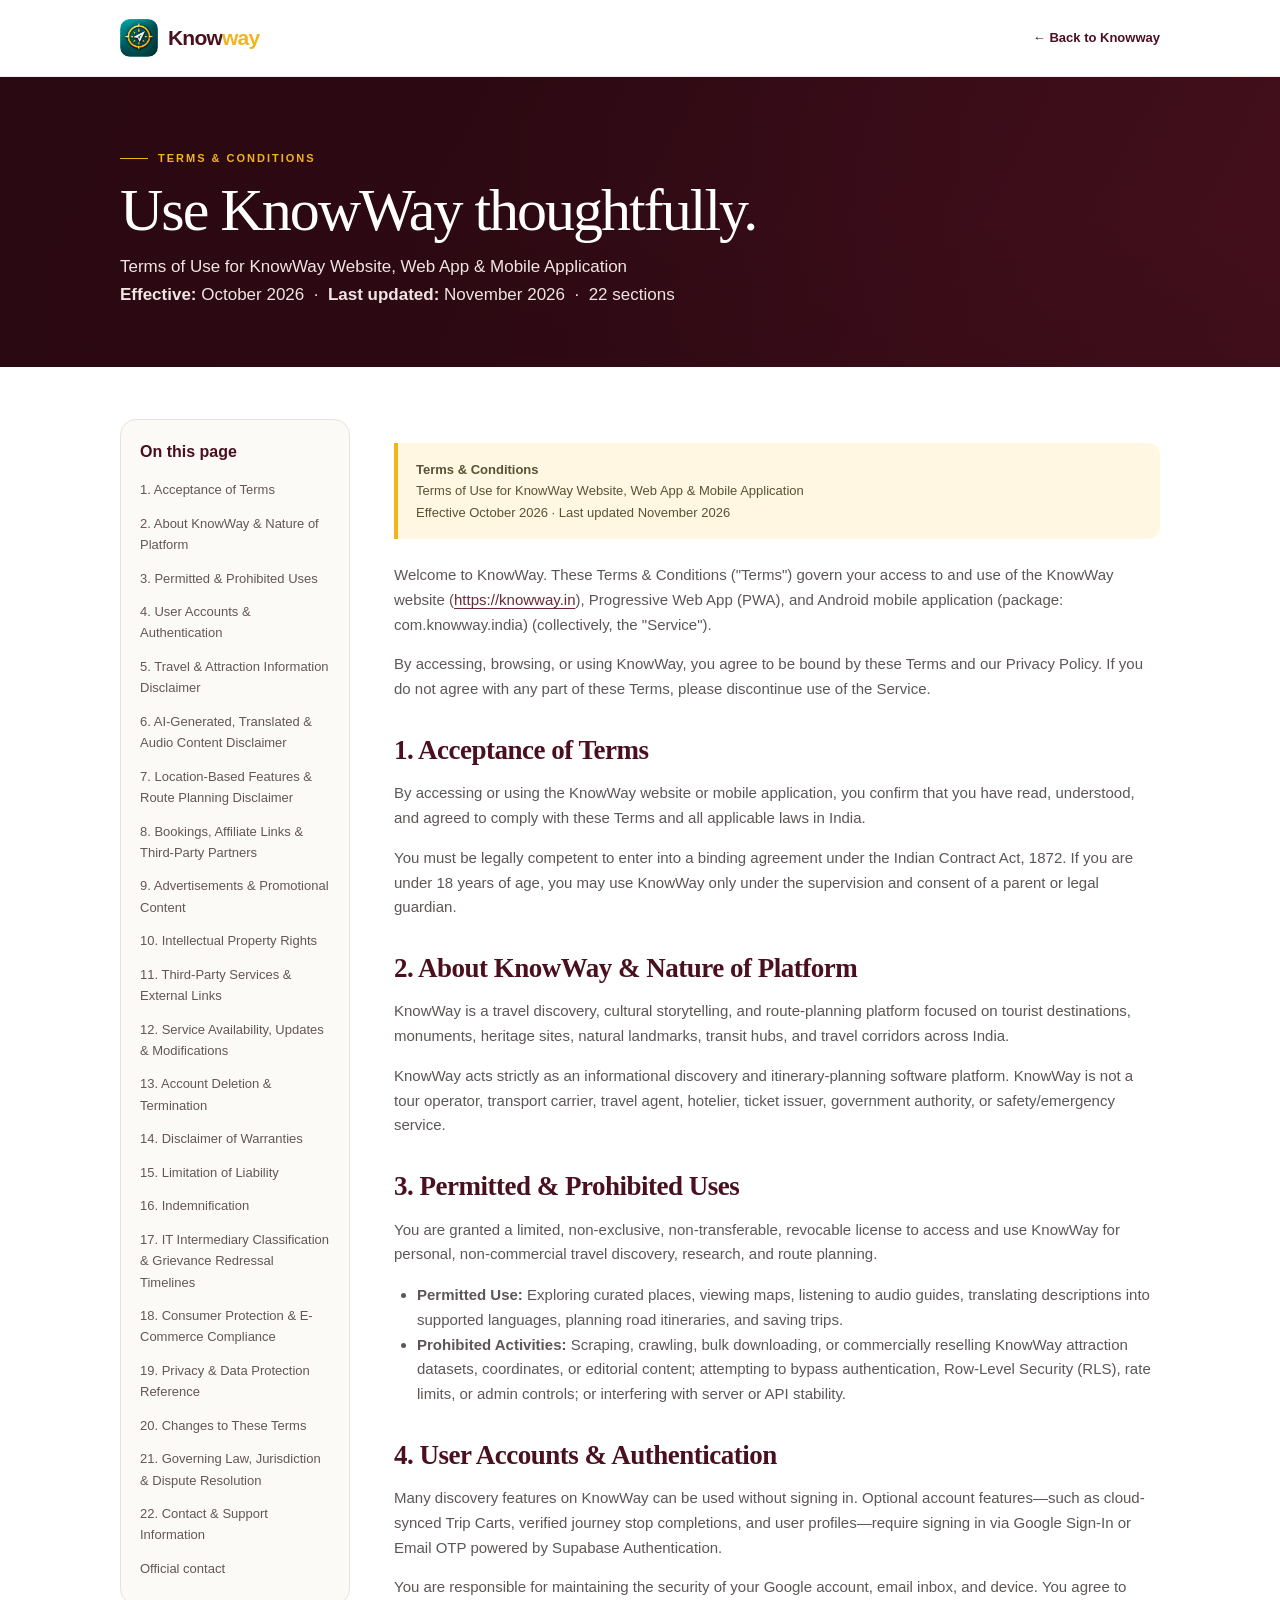
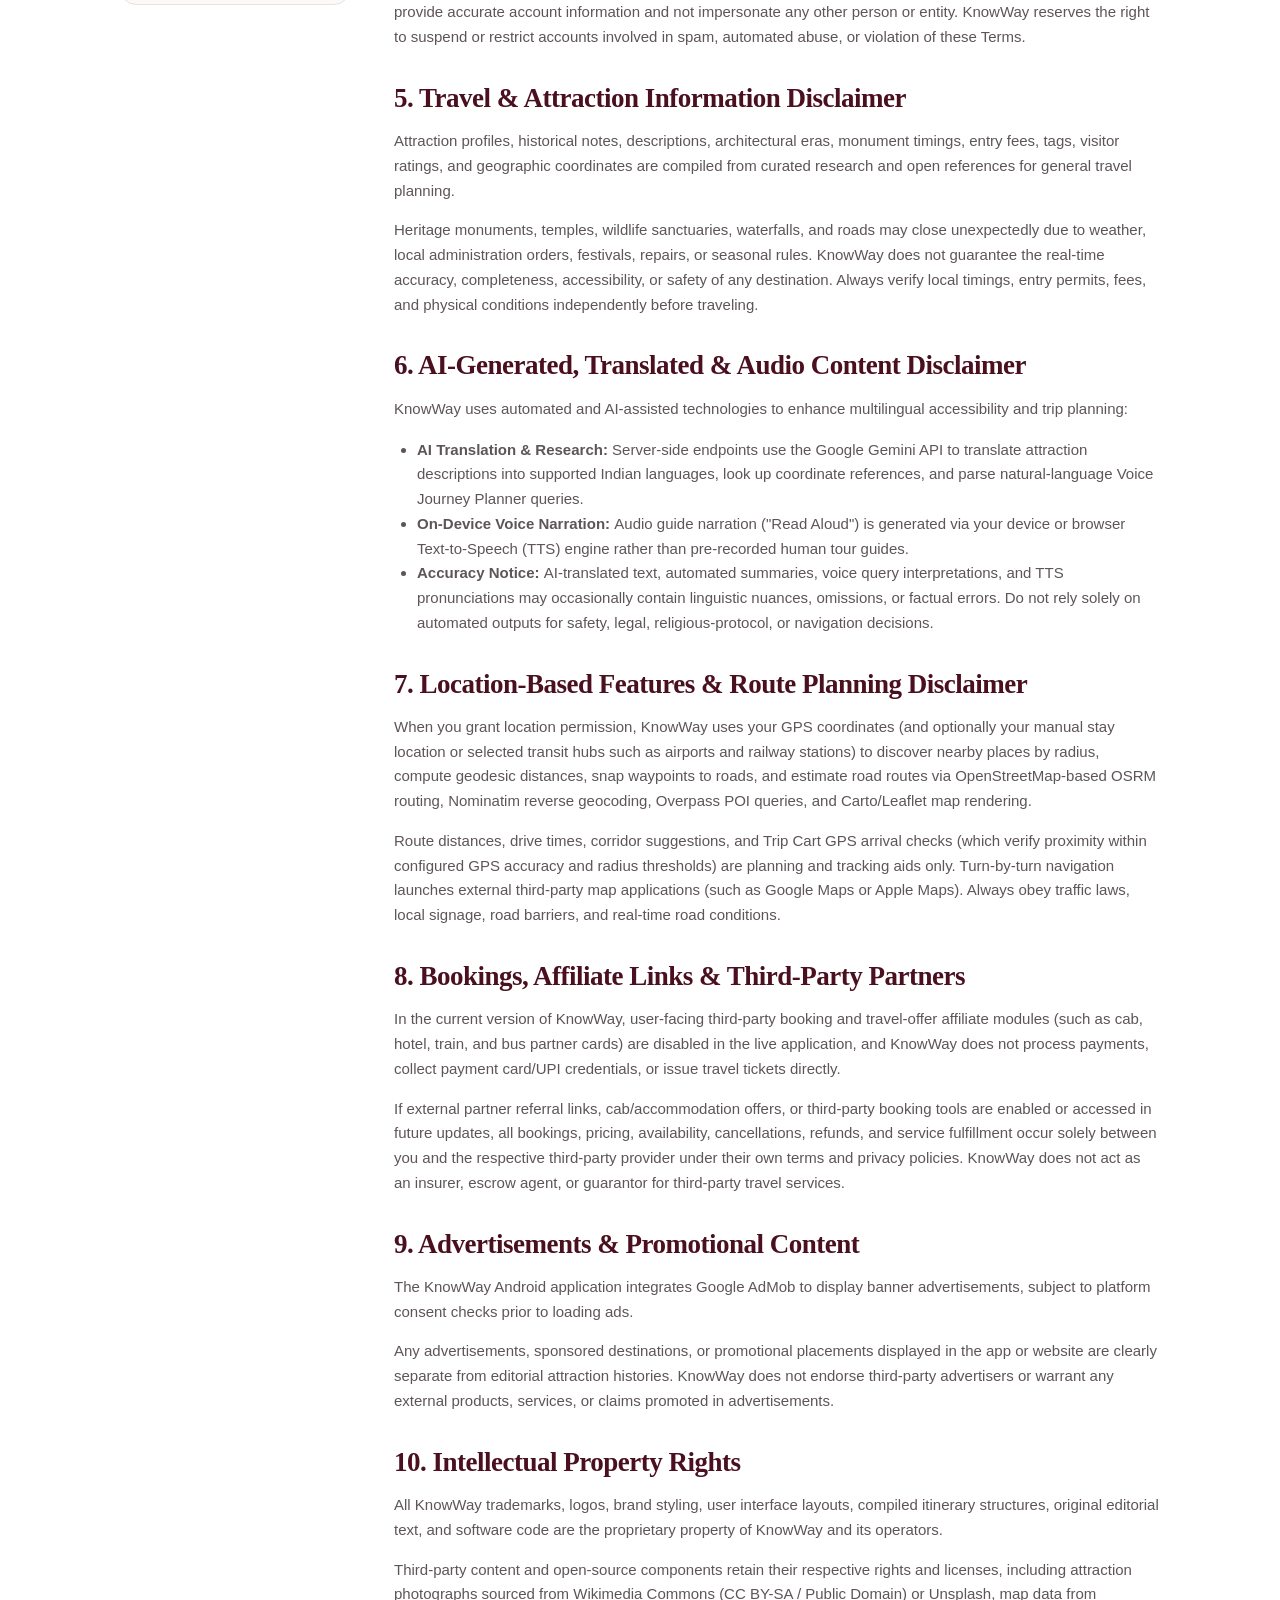
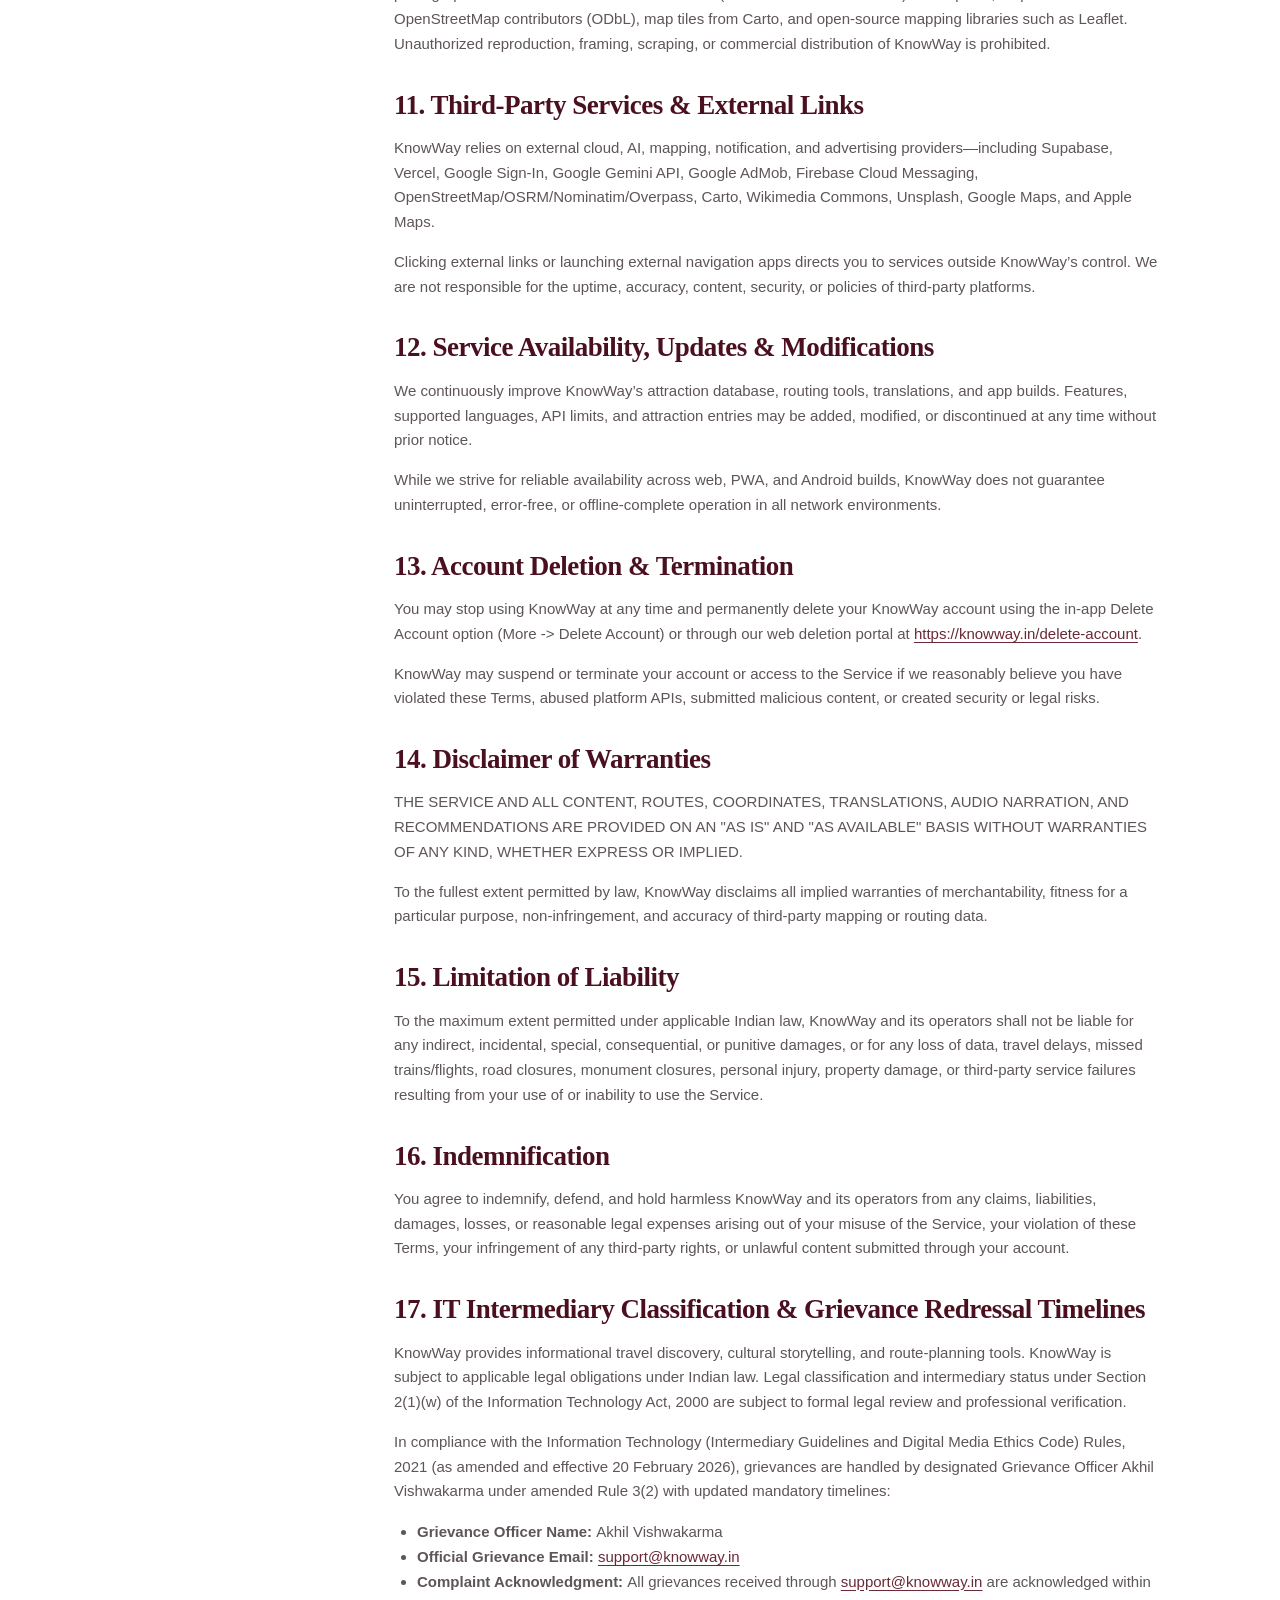
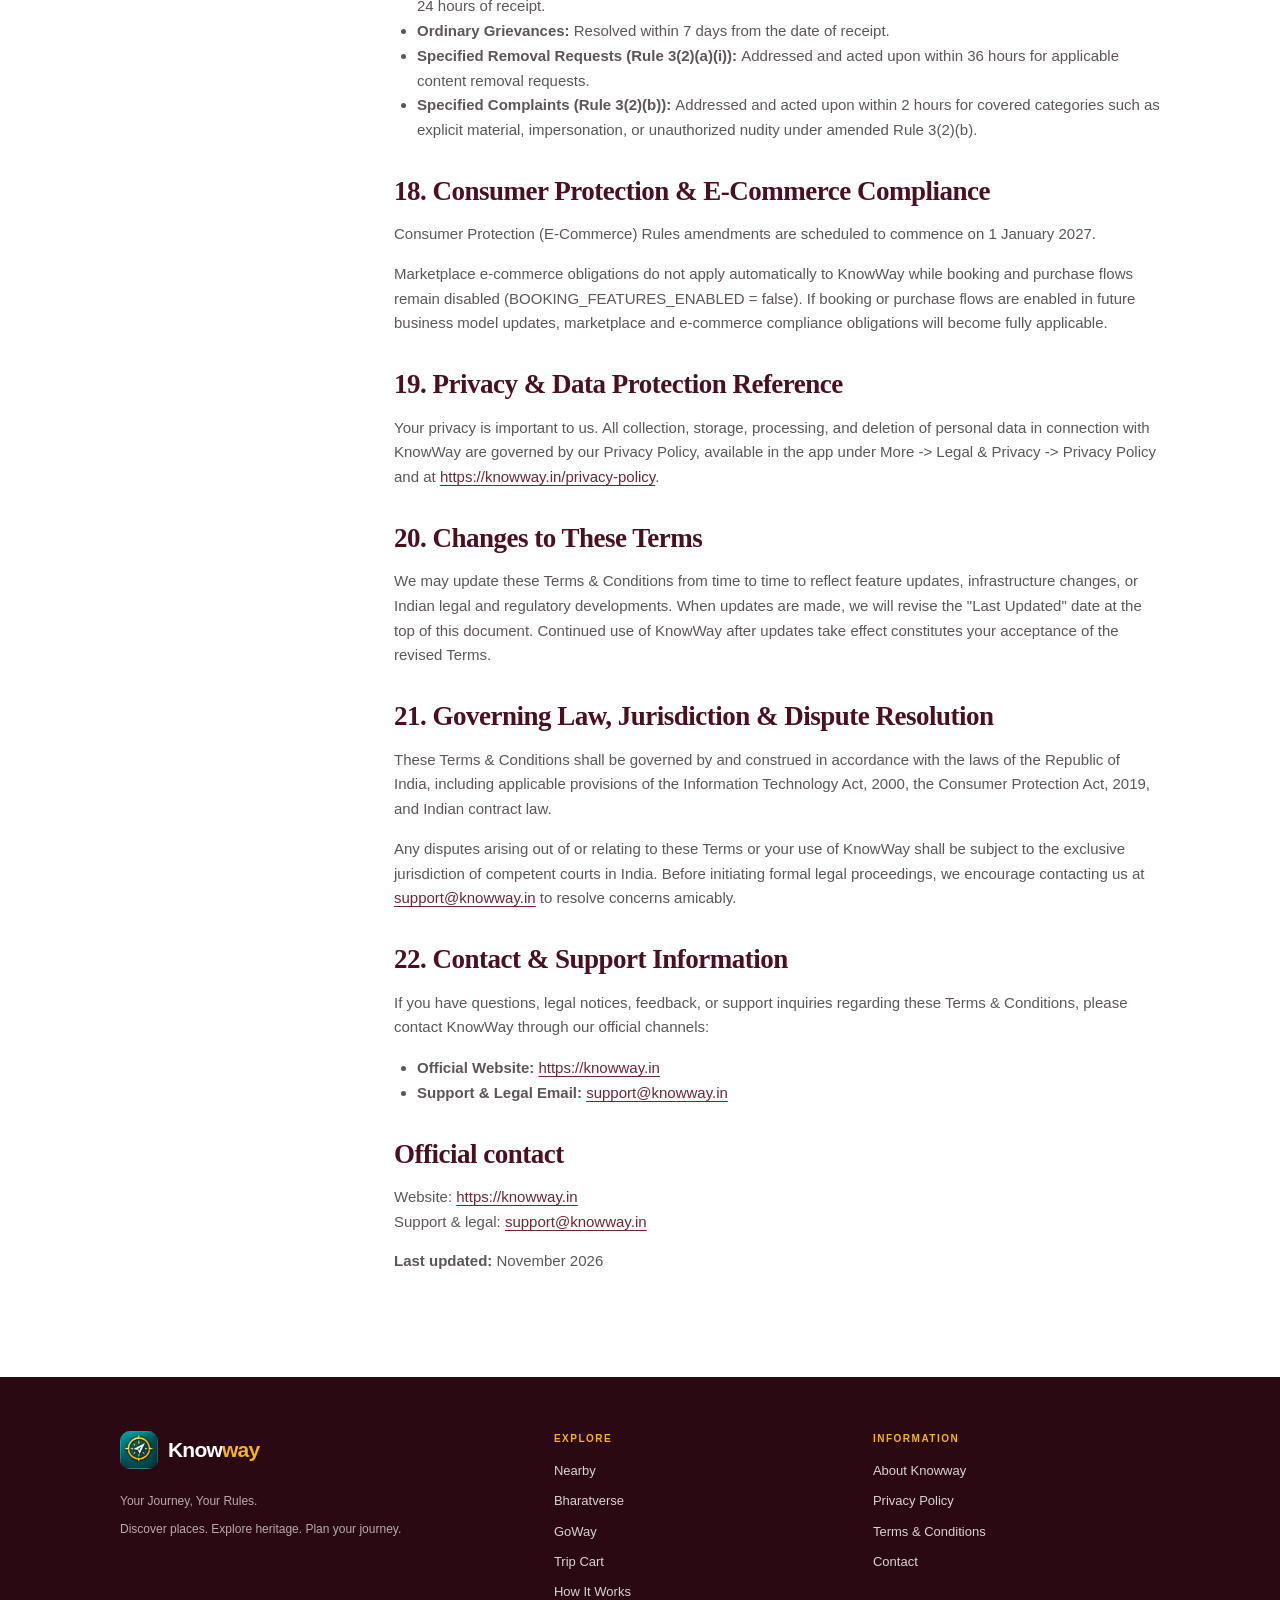
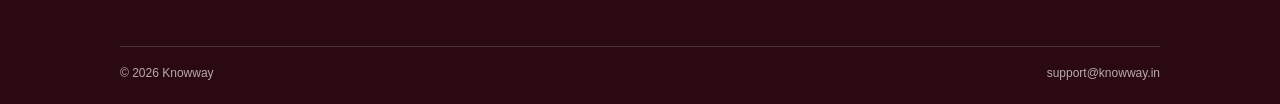
<file: terms-and-conditions.html>
<!doctype html><html lang="en"><head><meta charset="utf-8"><meta name="viewport" content="width=device-width, initial-scale=1"><meta name="theme-color" content="#4a1020"><meta name="description" content="Terms of Use for KnowWay Website, Web App &amp; Mobile Application"><title>Terms &amp; Conditions | Knowway</title><link rel="icon" type="image/png" href="assets/knowway-icon.png"><link rel="stylesheet" href="styles.css"></head><body class="info-page"><header class="top"><div class="wrap nav"><a class="brand" href="index.html"><img src="assets/knowway-icon.png" alt=""><span>Know<span class="way">way</span></span></a><a class="back" href="index.html">← Back to Knowway</a></div></header><header class="hero"><div class="wrap"><div class="eyebrow">TERMS & CONDITIONS</div><h1>Use KnowWay thoughtfully.</h1><p>Terms of Use for KnowWay Website, Web App &amp; Mobile Application</p><p class="legal-meta"><strong>Effective:</strong> October 2026 &nbsp;·&nbsp; <strong>Last updated:</strong> November 2026 &nbsp;·&nbsp; 22 sections</p></div></header><main class="content"><div class="wrap"><div class="content-grid"><aside class="toc"><b>On this page</b><a href="#terms-1">1. Acceptance of Terms</a><a href="#terms-2">2. About KnowWay &amp; Nature of Platform</a><a href="#terms-3">3. Permitted &amp; Prohibited Uses</a><a href="#terms-4">4. User Accounts &amp; Authentication</a><a href="#terms-5">5. Travel &amp; Attraction Information Disclaimer</a><a href="#terms-6">6. AI-Generated, Translated &amp; Audio Content Disclaimer</a><a href="#terms-7">7. Location-Based Features &amp; Route Planning Disclaimer</a><a href="#terms-8">8. Bookings, Affiliate Links &amp; Third-Party Partners</a><a href="#terms-9">9. Advertisements &amp; Promotional Content</a><a href="#terms-10">10. Intellectual Property Rights</a><a href="#terms-11">11. Third-Party Services &amp; External Links</a><a href="#terms-12">12. Service Availability, Updates &amp; Modifications</a><a href="#terms-13">13. Account Deletion &amp; Termination</a><a href="#terms-14">14. Disclaimer of Warranties</a><a href="#terms-15">15. Limitation of Liability</a><a href="#terms-16">16. Indemnification</a><a href="#terms-17">17. IT Intermediary Classification &amp; Grievance Redressal Timelines</a><a href="#terms-18">18. Consumer Protection &amp; E-Commerce Compliance</a><a href="#terms-19">19. Privacy &amp; Data Protection Reference</a><a href="#terms-20">20. Changes to These Terms</a><a href="#terms-21">21. Governing Law, Jurisdiction &amp; Dispute Resolution</a><a href="#terms-22">22. Contact &amp; Support Information</a><a href="#legal-contact">Official contact</a></aside><article class="prose"><div class="note"><strong>Terms &amp; Conditions</strong><br>Terms of Use for KnowWay Website, Web App &amp; Mobile Application<br><span>Effective October 2026 · Last updated November 2026</span></div><p>Welcome to KnowWay. These Terms &amp; Conditions (&quot;Terms&quot;) govern your access to and use of the KnowWay website (<a href="https://knowway.in" target="_blank" rel="noopener noreferrer">https://knowway.in</a>), Progressive Web App (PWA), and Android mobile application (package: com.knowway.india) (collectively, the &quot;Service&quot;).</p><p>By accessing, browsing, or using KnowWay, you agree to be bound by these Terms and our Privacy Policy. If you do not agree with any part of these Terms, please discontinue use of the Service.</p><h2 id="terms-1">1. Acceptance of Terms</h2><p>By accessing or using the KnowWay website or mobile application, you confirm that you have read, understood, and agreed to comply with these Terms and all applicable laws in India.</p><p>You must be legally competent to enter into a binding agreement under the Indian Contract Act, 1872. If you are under 18 years of age, you may use KnowWay only under the supervision and consent of a parent or legal guardian.</p><h2 id="terms-2">2. About KnowWay &amp; Nature of Platform</h2><p>KnowWay is a travel discovery, cultural storytelling, and route-planning platform focused on tourist destinations, monuments, heritage sites, natural landmarks, transit hubs, and travel corridors across India.</p><p>KnowWay acts strictly as an informational discovery and itinerary-planning software platform. KnowWay is not a tour operator, transport carrier, travel agent, hotelier, ticket issuer, government authority, or safety/emergency service.</p><h2 id="terms-3">3. Permitted &amp; Prohibited Uses</h2><p>You are granted a limited, non-exclusive, non-transferable, revocable license to access and use KnowWay for personal, non-commercial travel discovery, research, and route planning.</p><ul><li><strong>Permitted Use: </strong>Exploring curated places, viewing maps, listening to audio guides, translating descriptions into supported languages, planning road itineraries, and saving trips.</li><li><strong>Prohibited Activities: </strong>Scraping, crawling, bulk downloading, or commercially reselling KnowWay attraction datasets, coordinates, or editorial content; attempting to bypass authentication, Row-Level Security (RLS), rate limits, or admin controls; or interfering with server or API stability.</li></ul><h2 id="terms-4">4. User Accounts &amp; Authentication</h2><p>Many discovery features on KnowWay can be used without signing in. Optional account features—such as cloud-synced Trip Carts, verified journey stop completions, and user profiles—require signing in via Google Sign-In or Email OTP powered by Supabase Authentication.</p><p>You are responsible for maintaining the security of your Google account, email inbox, and device. You agree to provide accurate account information and not impersonate any other person or entity. KnowWay reserves the right to suspend or restrict accounts involved in spam, automated abuse, or violation of these Terms.</p><h2 id="terms-5">5. Travel &amp; Attraction Information Disclaimer</h2><p>Attraction profiles, historical notes, descriptions, architectural eras, monument timings, entry fees, tags, visitor ratings, and geographic coordinates are compiled from curated research and open references for general travel planning.</p><p>Heritage monuments, temples, wildlife sanctuaries, waterfalls, and roads may close unexpectedly due to weather, local administration orders, festivals, repairs, or seasonal rules. KnowWay does not guarantee the real-time accuracy, completeness, accessibility, or safety of any destination. Always verify local timings, entry permits, fees, and physical conditions independently before traveling.</p><h2 id="terms-6">6. AI-Generated, Translated &amp; Audio Content Disclaimer</h2><p>KnowWay uses automated and AI-assisted technologies to enhance multilingual accessibility and trip planning:</p><ul><li><strong>AI Translation &amp; Research: </strong>Server-side endpoints use the Google Gemini API to translate attraction descriptions into supported Indian languages, look up coordinate references, and parse natural-language Voice Journey Planner queries.</li><li><strong>On-Device Voice Narration: </strong>Audio guide narration (&quot;Read Aloud&quot;) is generated via your device or browser Text-to-Speech (TTS) engine rather than pre-recorded human tour guides.</li><li><strong>Accuracy Notice: </strong>AI-translated text, automated summaries, voice query interpretations, and TTS pronunciations may occasionally contain linguistic nuances, omissions, or factual errors. Do not rely solely on automated outputs for safety, legal, religious-protocol, or navigation decisions.</li></ul><h2 id="terms-7">7. Location-Based Features &amp; Route Planning Disclaimer</h2><p>When you grant location permission, KnowWay uses your GPS coordinates (and optionally your manual stay location or selected transit hubs such as airports and railway stations) to discover nearby places by radius, compute geodesic distances, snap waypoints to roads, and estimate road routes via OpenStreetMap-based OSRM routing, Nominatim reverse geocoding, Overpass POI queries, and Carto/Leaflet map rendering.</p><p>Route distances, drive times, corridor suggestions, and Trip Cart GPS arrival checks (which verify proximity within configured GPS accuracy and radius thresholds) are planning and tracking aids only. Turn-by-turn navigation launches external third-party map applications (such as Google Maps or Apple Maps). Always obey traffic laws, local signage, road barriers, and real-time road conditions.</p><h2 id="terms-8">8. Bookings, Affiliate Links &amp; Third-Party Partners</h2><p>In the current version of KnowWay, user-facing third-party booking and travel-offer affiliate modules (such as cab, hotel, train, and bus partner cards) are disabled in the live application, and KnowWay does not process payments, collect payment card/UPI credentials, or issue travel tickets directly.</p><p>If external partner referral links, cab/accommodation offers, or third-party booking tools are enabled or accessed in future updates, all bookings, pricing, availability, cancellations, refunds, and service fulfillment occur solely between you and the respective third-party provider under their own terms and privacy policies. KnowWay does not act as an insurer, escrow agent, or guarantor for third-party travel services.</p><h2 id="terms-9">9. Advertisements &amp; Promotional Content</h2><p>The KnowWay Android application integrates Google AdMob to display banner advertisements, subject to platform consent checks prior to loading ads.</p><p>Any advertisements, sponsored destinations, or promotional placements displayed in the app or website are clearly separate from editorial attraction histories. KnowWay does not endorse third-party advertisers or warrant any external products, services, or claims promoted in advertisements.</p><h2 id="terms-10">10. Intellectual Property Rights</h2><p>All KnowWay trademarks, logos, brand styling, user interface layouts, compiled itinerary structures, original editorial text, and software code are the proprietary property of KnowWay and its operators.</p><p>Third-party content and open-source components retain their respective rights and licenses, including attraction photographs sourced from Wikimedia Commons (CC BY-SA / Public Domain) or Unsplash, map data from OpenStreetMap contributors (ODbL), map tiles from Carto, and open-source mapping libraries such as Leaflet. Unauthorized reproduction, framing, scraping, or commercial distribution of KnowWay is prohibited.</p><h2 id="terms-11">11. Third-Party Services &amp; External Links</h2><p>KnowWay relies on external cloud, AI, mapping, notification, and advertising providers—including Supabase, Vercel, Google Sign-In, Google Gemini API, Google AdMob, Firebase Cloud Messaging, OpenStreetMap/OSRM/Nominatim/Overpass, Carto, Wikimedia Commons, Unsplash, Google Maps, and Apple Maps.</p><p>Clicking external links or launching external navigation apps directs you to services outside KnowWay’s control. We are not responsible for the uptime, accuracy, content, security, or policies of third-party platforms.</p><h2 id="terms-12">12. Service Availability, Updates &amp; Modifications</h2><p>We continuously improve KnowWay’s attraction database, routing tools, translations, and app builds. Features, supported languages, API limits, and attraction entries may be added, modified, or discontinued at any time without prior notice.</p><p>While we strive for reliable availability across web, PWA, and Android builds, KnowWay does not guarantee uninterrupted, error-free, or offline-complete operation in all network environments.</p><h2 id="terms-13">13. Account Deletion &amp; Termination</h2><p>You may stop using KnowWay at any time and permanently delete your KnowWay account using the in-app Delete Account option (More -&gt; Delete Account) or through our web deletion portal at <a href="https://knowway.in/delete-account">https://knowway.in/delete-account</a>.</p><p>KnowWay may suspend or terminate your account or access to the Service if we reasonably believe you have violated these Terms, abused platform APIs, submitted malicious content, or created security or legal risks.</p><h2 id="terms-14">14. Disclaimer of Warranties</h2><p>THE SERVICE AND ALL CONTENT, ROUTES, COORDINATES, TRANSLATIONS, AUDIO NARRATION, AND RECOMMENDATIONS ARE PROVIDED ON AN &quot;AS IS&quot; AND &quot;AS AVAILABLE&quot; BASIS WITHOUT WARRANTIES OF ANY KIND, WHETHER EXPRESS OR IMPLIED.</p><p>To the fullest extent permitted by law, KnowWay disclaims all implied warranties of merchantability, fitness for a particular purpose, non-infringement, and accuracy of third-party mapping or routing data.</p><h2 id="terms-15">15. Limitation of Liability</h2><p>To the maximum extent permitted under applicable Indian law, KnowWay and its operators shall not be liable for any indirect, incidental, special, consequential, or punitive damages, or for any loss of data, travel delays, missed trains/flights, road closures, monument closures, personal injury, property damage, or third-party service failures resulting from your use of or inability to use the Service.</p><h2 id="terms-16">16. Indemnification</h2><p>You agree to indemnify, defend, and hold harmless KnowWay and its operators from any claims, liabilities, damages, losses, or reasonable legal expenses arising out of your misuse of the Service, your violation of these Terms, your infringement of any third-party rights, or unlawful content submitted through your account.</p><h2 id="terms-17">17. IT Intermediary Classification &amp; Grievance Redressal Timelines</h2><p>KnowWay provides informational travel discovery, cultural storytelling, and route-planning tools. KnowWay is subject to applicable legal obligations under Indian law. Legal classification and intermediary status under Section 2(1)(w) of the Information Technology Act, 2000 are subject to formal legal review and professional verification.</p><p>In compliance with the Information Technology (Intermediary Guidelines and Digital Media Ethics Code) Rules, 2021 (as amended and effective 20 February 2026), grievances are handled by designated Grievance Officer Akhil Vishwakarma under amended Rule 3(2) with updated mandatory timelines:</p><ul><li><strong>Grievance Officer Name: </strong>Akhil Vishwakarma</li><li><strong>Official Grievance Email: </strong><a href="mailto:support@knowway.in">support@knowway.in</a></li><li><strong>Complaint Acknowledgment: </strong>All grievances received through <a href="mailto:support@knowway.in">support@knowway.in</a> are acknowledged within 24 hours of receipt.</li><li><strong>Ordinary Grievances: </strong>Resolved within 7 days from the date of receipt.</li><li><strong>Specified Removal Requests (Rule 3(2)(a)(i)): </strong>Addressed and acted upon within 36 hours for applicable content removal requests.</li><li><strong>Specified Complaints (Rule 3(2)(b)): </strong>Addressed and acted upon within 2 hours for covered categories such as explicit material, impersonation, or unauthorized nudity under amended Rule 3(2)(b).</li></ul><h2 id="terms-18">18. Consumer Protection &amp; E-Commerce Compliance</h2><p>Consumer Protection (E-Commerce) Rules amendments are scheduled to commence on 1 January 2027.</p><p>Marketplace e-commerce obligations do not apply automatically to KnowWay while booking and purchase flows remain disabled (BOOKING_FEATURES_ENABLED = false). If booking or purchase flows are enabled in future business model updates, marketplace and e-commerce compliance obligations will become fully applicable.</p><h2 id="terms-19">19. Privacy &amp; Data Protection Reference</h2><p>Your privacy is important to us. All collection, storage, processing, and deletion of personal data in connection with KnowWay are governed by our Privacy Policy, available in the app under More -&gt; Legal &amp; Privacy -&gt; Privacy Policy and at <a href="privacy-policy.html">https://knowway.in/privacy-policy</a>.</p><h2 id="terms-20">20. Changes to These Terms</h2><p>We may update these Terms &amp; Conditions from time to time to reflect feature updates, infrastructure changes, or Indian legal and regulatory developments. When updates are made, we will revise the &quot;Last Updated&quot; date at the top of this document. Continued use of KnowWay after updates take effect constitutes your acceptance of the revised Terms.</p><h2 id="terms-21">21. Governing Law, Jurisdiction &amp; Dispute Resolution</h2><p>These Terms &amp; Conditions shall be governed by and construed in accordance with the laws of the Republic of India, including applicable provisions of the Information Technology Act, 2000, the Consumer Protection Act, 2019, and Indian contract law.</p><p>Any disputes arising out of or relating to these Terms or your use of KnowWay shall be subject to the exclusive jurisdiction of competent courts in India. Before initiating formal legal proceedings, we encourage contacting us at <a href="mailto:support@knowway.in">support@knowway.in</a> to resolve concerns amicably.</p><h2 id="terms-22">22. Contact &amp; Support Information</h2><p>If you have questions, legal notices, feedback, or support inquiries regarding these Terms &amp; Conditions, please contact KnowWay through our official channels:</p><ul><li><strong>Official Website: </strong><a href="https://knowway.in" target="_blank" rel="noopener noreferrer">https://knowway.in</a></li><li><strong>Support &amp; Legal Email: </strong><a href="mailto:support@knowway.in">support@knowway.in</a></li></ul><h2 id="legal-contact">Official contact</h2><p>Website: <a href="https://knowway.in">https://knowway.in</a><br>Support &amp; legal: <a href="mailto:support@knowway.in">support@knowway.in</a></p><p><strong>Last updated:</strong> November 2026</p></article></div></div></main><footer class="footer"><div class="wrap"><div class="footer-grid"><div class="footer-brand"><a class="brand" href="index.html"><img src="assets/knowway-icon.png" alt=""><span style="color:white">Know<span class="way">way</span></span></a><p>Your Journey, Your Rules.</p><small>Discover places. Explore heritage. Plan your journey.</small></div><div><div class="footer-title">EXPLORE</div><a href="index.html#nearby">Nearby</a><a href="index.html#bharatverse">Bharatverse</a><a href="index.html#goway">GoWay</a><a href="index.html#trip-cart">Trip Cart</a><a href="how-it-works.html">How It Works</a></div><div><div class="footer-title">INFORMATION</div><a href="about.html">About Knowway</a><a href="privacy-policy.html">Privacy Policy</a><a href="terms-and-conditions.html">Terms &amp; Conditions</a><a href="contact.html">Contact</a></div></div><div class="copyright"><span>© <span id="year"></span> Knowway</span><a href="mailto:support@knowway.in">support@knowway.in</a></div></div></footer><script>document.getElementById('year').textContent=new Date().getFullYear()</script></body></html>
</file>
<file: styles.css>
:root {
  color-scheme: light;
  --maroon: #4a1020;
  --maroon-deep: #2b0912;
  --maroon-soft: #6a2938;
  --gold: #f3b41b;
  --ink: #271b1c;
  --muted: #71696a;
  --paper: #fcfaf7;
  --line: #e9e1dc;
  --white: #fff;
  --shadow: 0 22px 60px rgb(43 9 18 / 10%);
}

* {
  box-sizing: border-box;
}

html {
  scroll-behavior: smooth;
  scroll-padding-top: 92px;
}

body {
  margin: 0;
  color: var(--ink);
  background: var(--white);
  font: 16px/1.65 Arial, Helvetica, sans-serif;
  -webkit-font-smoothing: antialiased;
  text-rendering: optimizeLegibility;
}

img {
  display: block;
  max-width: 100%;
}

a {
  color: inherit;
  text-decoration: none;
}

a:focus-visible,
button:focus-visible {
  outline: 3px solid var(--gold);
  outline-offset: 4px;
}

.wrap {
  width: min(1160px, calc(100% - 48px));
  margin-inline: auto;
}

.top {
  position: sticky;
  z-index: 20;
  top: 0;
  border-bottom: 1px solid rgb(74 16 32 / 8%);
  background: rgb(255 255 255 / 94%);
  backdrop-filter: blur(16px);
}

.nav {
  display: flex;
  min-height: 76px;
  align-items: center;
  justify-content: space-between;
  gap: 24px;
}

.brand {
  display: inline-flex;
  flex: 0 0 auto;
  align-items: center;
  gap: 10px;
  color: var(--maroon);
  font-size: 21px;
  font-weight: 850;
  letter-spacing: -0.8px;
}

.brand img {
  width: 38px;
  height: 38px;
  border-radius: 10px;
  object-fit: cover;
}

.way {
  color: var(--gold);
}

.nav-links {
  display: flex;
  align-items: center;
  gap: clamp(16px, 2.4vw, 32px);
  color: #56494a;
  font-size: 13px;
  font-weight: 700;
}

.nav-links a,
.back {
  transition: color 180ms ease;
}

.nav-links a:hover,
.back:hover {
  color: var(--maroon-soft);
}

.navcta,
.button {
  display: inline-flex;
  min-height: 48px;
  align-items: center;
  justify-content: center;
  gap: 10px;
  padding: 0 22px;
  border: 1px solid transparent;
  border-radius: 999px;
  background: var(--gold);
  color: var(--maroon-deep);
  font-size: 13px;
  font-weight: 800;
  transition: transform 180ms ease, box-shadow 180ms ease, background 180ms ease;
}

.navcta:hover,
.button:hover {
  transform: translateY(-2px);
  box-shadow: 0 10px 24px rgb(243 180 27 / 22%);
  background: #ffc52d;
}

.button-secondary {
  border-color: rgb(255 255 255 / 45%);
  background: transparent;
  color: var(--white);
}

.button-secondary:hover {
  background: rgb(255 255 255 / 12%);
  box-shadow: none;
}

.menu-btn {
  display: none;
  width: 44px;
  height: 44px;
  border: 1px solid var(--line);
  border-radius: 50%;
  background: var(--white);
  color: var(--maroon);
  font-size: 23px;
  line-height: 1;
  cursor: pointer;
}

.menu-panel {
  display: none;
}

.hero {
  position: relative;
  display: grid;
  min-height: min(690px, calc(100svh - 76px));
  align-items: center;
  overflow: hidden;
  padding: 84px 0;
  background: var(--maroon-deep);
  color: var(--white);
  isolation: isolate;
}

.hero::before {
  position: absolute;
  z-index: -1;
  inset: 0;
  background:
    linear-gradient(90deg, rgb(43 9 18 / 94%) 0%, rgb(43 9 18 / 82%) 38%, rgb(43 9 18 / 25%) 76%, rgb(43 9 18 / 22%) 100%),
    linear-gradient(0deg, rgb(43 9 18 / 18%), transparent 50%);
  content: "";
}

.hero-image {
  position: absolute;
  z-index: -2;
  inset: 0 0 0 25%;
  width: 75%;
  height: 100%;
  object-fit: cover;
  object-position: center 48%;
  animation: hero-arrive 900ms ease-out both;
}

.hero-inner {
  position: relative;
}

.hero-copy {
  max-width: 700px;
}

.eyebrow,
.hero-tag {
  display: inline-flex;
  align-items: center;
  gap: 10px;
  color: var(--gold);
  font-size: 11px;
  font-weight: 800;
  letter-spacing: 2px;
  text-transform: uppercase;
}

.eyebrow::before,
.hero-tag::before {
  width: 28px;
  height: 1px;
  background: currentColor;
  content: "";
}

.hero h1 {
  max-width: 780px;
  margin: 22px 0 20px;
  font-family: Georgia, "Times New Roman", serif;
  font-size: clamp(46px, 7vw, 82px);
  font-weight: 500;
  letter-spacing: -2.7px;
  line-height: 1.02;
}

.hero h1 em {
  color: var(--gold);
  font-weight: 500;
}

.hero p {
  max-width: 550px;
  margin: 0;
  color: rgb(255 255 255 / 82%);
  font-size: clamp(16px, 1.8vw, 19px);
}

.hero-actions {
  display: flex;
  flex-wrap: wrap;
  gap: 12px;
  margin-top: 32px;
}

.hero-note {
  display: flex;
  align-items: center;
  gap: 11px;
  margin-top: 42px;
  color: rgb(255 255 255 / 78%);
  font-size: 12px;
  letter-spacing: 0.3px;
}

.hero-note span {
  color: var(--gold);
  font-size: 17px;
}

.section {
  padding: clamp(72px, 9vw, 116px) 0;
}

.section-heading {
  max-width: 660px;
  margin-bottom: 42px;
}

.section-heading .eyebrow {
  color: var(--maroon-soft);
}

.section-heading h2,
.route-copy h2,
.download-copy h2 {
  margin: 13px 0 14px;
  color: var(--maroon);
  font-family: Georgia, "Times New Roman", serif;
  font-size: clamp(36px, 5vw, 56px);
  font-weight: 500;
  letter-spacing: -1.6px;
  line-height: 1.08;
}

.section-heading p,
.route-copy p {
  max-width: 600px;
  margin: 0;
  color: var(--muted);
  font-size: 16px;
}

.ways {
  background: var(--paper);
}

.ways-grid {
  display: grid;
  grid-template-columns: repeat(3, minmax(0, 1fr));
  gap: 18px;
}

.way-card {
  position: relative;
  display: flex;
  min-width: 0;
  min-height: 340px;
  flex-direction: column;
  overflow: hidden;
  border: 1px solid var(--line);
  border-radius: 22px;
  background: var(--white);
  box-shadow: 0 8px 26px rgb(43 9 18 / 4%);
  transition: transform 220ms ease, box-shadow 220ms ease;
}

.way-card:hover {
  transform: translateY(-5px);
  box-shadow: var(--shadow);
}

.way-card > img {
  width: 100%;
  height: 195px;
  object-fit: cover;
  transition: transform 400ms ease;
}

.way-card:hover > img {
  transform: scale(1.035);
}

.way-content {
  display: grid;
  flex: 1;
  grid-template-columns: 1fr auto;
  align-items: center;
  gap: 12px;
  padding: 22px 24px;
}

.way-content strong {
  display: block;
  color: var(--maroon);
  font-family: Georgia, "Times New Roman", serif;
  font-size: 23px;
  font-weight: 600;
}

.way-content small {
  display: block;
  margin-top: 4px;
  color: var(--muted);
  font-size: 13px;
}

.way-arrow {
  display: grid;
  width: 40px;
  height: 40px;
  place-items: center;
  border-radius: 50%;
  background: #fbf2df;
  color: var(--maroon);
  font-size: 17px;
}

.route-band {
  overflow: hidden;
  background: var(--maroon);
  color: var(--white);
}

.route-inner {
  display: grid;
  grid-template-columns: 0.85fr 1.15fr;
  align-items: center;
  gap: clamp(35px, 7vw, 92px);
}

.route-copy .eyebrow {
  color: var(--gold);
}

.route-copy h2 {
  color: var(--white);
}

.route-copy p {
  color: rgb(255 255 255 / 75%);
}

.route-image {
  width: 100%;
  min-height: 270px;
  border-radius: 24px;
  object-fit: cover;
  box-shadow: 0 22px 48px rgb(25 5 10 / 25%);
}

.route-options {
  display: grid;
  grid-template-columns: repeat(2, minmax(0, 1fr));
  gap: 14px;
  margin-top: 28px;
}

.route-option {
  padding: 18px;
  border: 1px solid rgb(255 255 255 / 18%);
  border-radius: 16px;
  background: rgb(255 255 255 / 7%);
}

.route-option span {
  display: block;
  margin-bottom: 5px;
  color: var(--gold);
  font-size: 11px;
  font-weight: 800;
  letter-spacing: 1px;
  text-transform: uppercase;
}

.route-option strong {
  display: block;
  font-size: 17px;
}

.route-option p {
  margin: 6px 0 0;
  color: rgb(255 255 255 / 70%);
  font-size: 12px;
  line-height: 1.55;
}

.journey {
  background: var(--paper);
}

.journey-grid {
  display: grid;
  grid-template-columns: 1.1fr 0.9fr;
  align-items: center;
  gap: clamp(35px, 7vw, 90px);
}

.journey-image {
  width: 100%;
  min-height: 380px;
  border-radius: 24px;
  object-fit: cover;
}

.journey-copy h2 {
  margin: 12px 0;
  color: var(--maroon);
  font-family: Georgia, "Times New Roman", serif;
  font-size: clamp(34px, 4.5vw, 50px);
  font-weight: 500;
  letter-spacing: -1.3px;
  line-height: 1.1;
}

.journey-copy p {
  color: var(--muted);
}

.journey-list {
  display: grid;
  gap: 0;
  margin: 26px 0 0;
  padding: 0;
  list-style: none;
}

.journey-list li {
  display: flex;
  align-items: baseline;
  gap: 13px;
  padding: 13px 0;
  border-top: 1px solid var(--line);
  color: #493c3d;
  font-size: 14px;
}

.journey-list span {
  color: var(--maroon-soft);
  font-size: 11px;
  font-weight: 800;
}

.steps {
  display: grid;
  grid-template-columns: repeat(3, minmax(0, 1fr));
  gap: 22px;
}

.step {
  min-width: 0;
  padding: 24px 0 0;
  border-top: 1px solid var(--line);
}

.step-number {
  color: var(--maroon-soft);
  font-size: 11px;
  font-weight: 800;
  letter-spacing: 1px;
}

.step h3 {
  margin: 12px 0 6px;
  color: var(--maroon);
  font-family: Georgia, "Times New Roman", serif;
  font-size: 22px;
  font-weight: 600;
}

.step p {
  margin: 0;
  color: var(--muted);
  font-size: 14px;
}

.download {
  padding: 0 0 clamp(72px, 9vw, 116px);
  background: var(--white);
}

.download-panel {
  position: relative;
  display: flex;
  min-height: 300px;
  align-items: center;
  overflow: hidden;
  padding: clamp(32px, 6vw, 70px);
  border-radius: 26px;
  background:
    linear-gradient(105deg, rgb(43 9 18 / 96%), rgb(74 16 32 / 82%) 62%, rgb(74 16 32 / 53%)),
    url("assets/knowway-hero-fort.jpg") center 48% / cover;
  color: var(--white);
}

.download-copy {
  max-width: 670px;
}

.download-copy .eyebrow {
  color: var(--gold);
}

.download-copy h2 {
  color: var(--white);
}

.download-copy p {
  max-width: 520px;
  color: rgb(255 255 255 / 78%);
}

.store-badge {
  display: inline-flex;
  min-height: 48px;
  align-items: center;
  gap: 12px;
  margin-top: 14px;
  padding: 8px 16px;
  border: 1px solid rgb(255 255 255 / 32%);
  border-radius: 12px;
  background: rgb(255 255 255 / 10%);
  color: var(--white);
  cursor: not-allowed;
  text-align: left;
}

.store-badge strong,
.store-badge small {
  display: block;
}

.store-badge strong {
  font-size: 13px;
}

.store-badge small {
  color: rgb(255 255 255 / 70%);
  font-size: 10px;
}

.footer {
  padding: 54px 0 20px;
  background: var(--maroon-deep);
  color: #f9f2ef;
}

.footer-grid {
  display: grid;
  grid-template-columns: 1.4fr 1fr 1fr;
  gap: 32px;
}

.footer-brand .brand {
  color: var(--white);
}

.footer-brand p {
  margin: 14px 0 4px;
  color: #f6e8df;
  font-size: 14px;
}

.footer small,
.footer p,
.copyright {
  color: rgb(255 255 255 / 66%);
  font-size: 12px;
}

.footer-title {
  margin-bottom: 12px;
  color: var(--gold);
  font-size: 10px;
  font-weight: 800;
  letter-spacing: 1.5px;
}

.footer-grid > div > a:not(.brand) {
  display: block;
  width: fit-content;
  margin: 9px 0;
  color: rgb(255 255 255 / 82%);
  font-size: 13px;
  transition: color 160ms ease;
}

.footer-grid > div > a:not(.brand):hover,
.copyright a:hover {
  color: var(--gold);
}

.copyright {
  display: flex;
  flex-wrap: wrap;
  justify-content: space-between;
  gap: 12px;
  margin-top: 34px;
  padding-top: 17px;
  border-top: 1px solid rgb(255 255 255 / 16%);
}

.back {
  color: var(--maroon);
  font-size: 13px;
  font-weight: 700;
}

.info-page .wrap {
  width: min(1040px, calc(100% - 36px));
}

.info-page .hero {
  display: block;
  min-height: 0;
  padding: 64px 0 58px;
  background: linear-gradient(120deg, var(--maroon-deep), var(--maroon));
}

.info-page .hero h1 {
  margin: 12px 0;
  font-size: clamp(36px, 6vw, 60px);
  letter-spacing: -2px;
}

.info-page .hero p {
  max-width: 700px;
  color: #f0e5e5;
  font-size: 17px;
}

.content {
  padding: 52px 0 88px;
}

.content-grid {
  display: grid;
  grid-template-columns: 230px minmax(0, 1fr);
  align-items: start;
  gap: 44px;
}

.toc {
  position: sticky;
  top: 98px;
  padding: 19px;
  border: 1px solid var(--line);
  border-radius: 16px;
  background: var(--paper);
}

.toc b {
  display: block;
  margin-bottom: 8px;
  color: var(--maroon);
}

.toc a {
  display: block;
  padding: 6px 0;
  color: #635657;
  font-size: 13px;
}

.prose {
  min-width: 0;
}

.prose h2 {
  margin: 32px 0 9px;
  color: var(--maroon);
  font-family: Georgia, "Times New Roman", serif;
  font-size: 27px;
  font-weight: 600;
  letter-spacing: -0.5px;
  line-height: 1.2;
  scroll-margin-top: 100px;
}

.prose h2:first-child {
  margin-top: 0;
}

.prose h3 {
  margin: 20px 0 5px;
  color: var(--maroon);
  font-size: 17px;
}

.prose p,
.prose li {
  color: #5e5556;
  font-size: 15px;
}

.prose ul,
.prose ol {
  padding-left: 23px;
}

.prose a:not(.brand) {
  color: var(--maroon-soft);
  text-decoration: underline;
  text-underline-offset: 3px;
}

.note {
  margin: 24px 0;
  padding: 16px 18px;
  border-left: 4px solid var(--gold);
  border-radius: 0 12px 12px 0;
  background: #fff7e2;
  color: #5c5135;
  font-size: 13px;
}

.mini-cards {
  display: grid;
  grid-template-columns: repeat(2, minmax(0, 1fr));
  gap: 14px;
  margin: 22px 0;
}

.mini-card {
  padding: 18px;
  border: 1px solid var(--line);
  border-radius: 14px;
  background: var(--paper);
}

.mini-card strong {
  display: block;
  margin-bottom: 5px;
  color: var(--maroon);
  font-size: 16px;
}

.mini-card p {
  margin: 0;
  font-size: 13px;
}



/* Expanded showcase of features already present in the Knowway app */
.discovery-extra {
  display: grid;
  grid-template-columns: repeat(3, minmax(0, 1fr));
  gap: 14px;
  margin-top: 22px;
}
.discovery-tile {
  display: grid;
  grid-template-columns: 42px minmax(0, 1fr) 20px;
  align-items: center;
  gap: 12px;
  min-width: 0;
  padding: 17px;
  border: 1px solid var(--line);
  border-radius: 16px;
  background: var(--white);
  transition: transform 180ms ease, box-shadow 180ms ease;
}
.discovery-tile:hover {
  transform: translateY(-3px);
  box-shadow: var(--shadow);
}
.tile-mark {
  display: grid;
  width: 42px;
  height: 42px;
  place-items: center;
  border-radius: 13px;
  background: #fbf2df;
  color: var(--maroon);
  font-size: 20px;
}
.discovery-tile strong,
.discovery-tile small { display: block; }
.discovery-tile strong { color: var(--maroon); font-size: 14px; }
.discovery-tile small { margin-top: 3px; color: var(--muted); font-size: 11px; line-height: 1.45; }
.tile-arrow { color: var(--maroon-soft); }
.planner-section { background: #fff; }
.planner-grid {
  display: grid;
  grid-template-columns: 1.15fr .85fr;
  gap: 18px;
}
.planner-card {
  min-height: 245px;
  padding: clamp(24px, 4vw, 40px);
  border: 1px solid var(--line);
  border-radius: 22px;
  background: var(--paper);
}
.planner-main {
  color: white;
  border-color: var(--maroon);
  background: linear-gradient(130deg, var(--maroon-deep), var(--maroon));
}
.planner-kicker {
  color: var(--maroon-soft);
  font-size: 10px;
  font-weight: 800;
  letter-spacing: 1.7px;
}
.planner-main .planner-kicker { color: var(--gold); }
.planner-card h3 {
  margin: 12px 0 9px;
  color: var(--maroon);
  font: 500 clamp(25px, 3vw, 34px)/1.12 Georgia, "Times New Roman", serif;
}
.planner-main h3 { color: white; }
.planner-card p { max-width: 560px; margin: 0; color: var(--muted); font-size: 14px; }
.planner-main p { color: rgb(255 255 255 / 76%); }
.planner-tags, .planner-symbols {
  display: flex;
  flex-wrap: wrap;
  gap: 8px;
  margin-top: 24px;
}
.planner-tags span {
  padding: 7px 11px;
  border: 1px solid rgb(255 255 255 / 26%);
  border-radius: 999px;
  color: white;
  font-size: 11px;
  font-weight: 700;
}
.planner-symbols span {
  display: grid;
  min-width: 62px;
  min-height: 38px;
  place-items: center;
  padding: 0 10px;
  border-radius: 9px;
  background: #f7ead0;
  color: var(--maroon);
  font-size: 10px;
  font-weight: 800;
  letter-spacing: .8px;
}
.weekend-section { background: var(--paper); }
.weekend-grid {
  display: grid;
  grid-template-columns: 1fr 1fr;
  align-items: center;
  gap: clamp(34px, 7vw, 86px);
}
.weekend-visual { position: relative; min-width: 0; }
.weekend-visual > img {
  width: 100%;
  height: 390px;
  border-radius: 24px;
  object-fit: cover;
}
.weekend-stamp {
  position: absolute;
  right: -14px;
  bottom: 22px;
  display: grid;
  min-width: 126px;
  min-height: 112px;
  place-content: center;
  border: 5px solid var(--paper);
  border-radius: 50%;
  background: var(--gold);
  color: var(--maroon-deep);
  text-align: center;
  transform: rotate(7deg);
}
.weekend-stamp span { font-size: 9px; font-weight: 800; letter-spacing: 1.5px; }
.weekend-stamp strong { font: 700 21px Georgia, "Times New Roman", serif; }
.weekend-copy h2 {
  margin: 12px 0;
  color: var(--maroon);
  font: 500 clamp(35px, 4.6vw, 52px)/1.08 Georgia, "Times New Roman", serif;
  letter-spacing: -1.2px;
}
.weekend-copy > p { color: var(--muted); }
.feature-list { display: grid; gap: 0; margin: 22px 0; padding: 0; list-style: none; }
.feature-list li { display: flex; gap: 13px; padding: 12px 0; border-top: 1px solid var(--line); color: #493c3d; font-size: 13px; }
.feature-list span { color: var(--maroon-soft); font-size: 10px; font-weight: 800; }
.text-link { display: inline-flex; gap: 10px; align-items: center; color: var(--maroon); font-size: 13px; font-weight: 800; }
.text-link span { color: var(--maroon-soft); font-size: 18px; }
.details-section { background: white; }
.details-grid {
  display: grid;
  grid-template-columns: repeat(2, minmax(0, 1fr));
  gap: 0 34px;
  border-top: 1px solid var(--line);
}
.detail-item {
  display: flex;
  align-items: flex-start;
  gap: 16px;
  padding: 23px 0;
  border-bottom: 1px solid var(--line);
}
.detail-icon {
  display: grid;
  flex: 0 0 40px;
  width: 40px;
  height: 40px;
  place-items: center;
  border-radius: 12px;
  background: #fbf2df;
  color: var(--maroon);
  font-size: 10px;
  font-weight: 800;
}
.detail-item h3 { margin: 0 0 5px; color: var(--maroon); font: 600 19px Georgia, "Times New Roman", serif; }
.detail-item p { margin: 0; color: var(--muted); font-size: 13px; }

@media (max-width: 700px) {
  .discovery-extra, .planner-grid, .weekend-grid, .details-grid { grid-template-columns: 1fr; }
  .discovery-extra { gap: 10px; }
  .discovery-tile { padding: 14px; }
  .planner-card { min-height: 0; padding: 25px 22px; }
  .weekend-visual > img { height: 270px; }
  .weekend-stamp { right: -5px; min-width: 105px; min-height: 95px; }
}

@keyframes hero-arrive {
  from {
    transform: scale(1.025);
  }
  to {
    transform: scale(1);
  }
}

@media (max-width: 860px) {
  .nav-links {
    gap: 15px;
    font-size: 12px;
  }

  .navcta {
    min-height: 42px;
    padding-inline: 16px;
  }

  .hero {
    min-height: 600px;
  }

  .hero-image {
    left: 12%;
    width: 88%;
  }
}

@media (max-width: 700px) {
  html {
    scroll-padding-top: 76px;
  }

  .wrap {
    width: min(100% - 36px, 560px);
  }

  .nav {
    min-height: 68px;
    gap: 12px;
  }

  .brand {
    font-size: 20px;
  }

  .brand img {
    width: 35px;
    height: 35px;
  }

  .nav-links,
  .nav > .navcta {
    display: none;
  }

  .menu-btn {
    display: inline-grid;
    flex: 0 0 auto;
    place-items: center;
  }

  .menu-panel.open {
    display: grid;
    gap: 2px;
    padding: 0 18px 14px;
    border-top: 1px solid var(--line);
    background: var(--white);
  }

  .menu-panel a {
    padding: 11px 8px;
    border-radius: 8px;
    color: #514445;
    font-size: 14px;
    font-weight: 700;
  }

  .menu-panel a:hover {
    background: var(--paper);
    color: var(--maroon);
  }

  .menu-panel .mobile-download {
    margin-top: 5px;
    background: var(--gold);
    color: var(--maroon-deep);
    text-align: center;
  }

  .hero {
    min-height: 600px;
    min-height: max(580px, calc(86svh - 68px));
    padding: 70px 0 58px;
  }

  .info-page .hero {
    min-height: 0;
    padding: 48px 0;
  }

  .info-page .hero h1 {
    font-size: clamp(36px, 9vw, 50px);
  }

  .info-page .hero p {
    font-size: 15px;
  }

  .hero::before {
    background:
      linear-gradient(90deg, rgb(43 9 18 / 85%), rgb(43 9 18 / 50%) 100%),
      linear-gradient(0deg, rgb(43 9 18 / 35%), transparent 80%);
  }

  .hero-image {
    inset: 0;
    width: 100%;
    object-position: 58% center;
  }

  .hero h1 {
    margin-top: 19px;
    font-size: clamp(43px, 12vw, 66px);
    letter-spacing: -1.9px;
  }

  .hero p {
    max-width: 450px;
    font-size: 16px;
  }

  .hero-note {
    margin-top: 30px;
  }

  .section {
    padding: 72px 0;
  }

  .section-heading {
    margin-bottom: 28px;
  }

  .section-heading h2,
  .route-copy h2,
  .download-copy h2 {
    font-size: clamp(34px, 9vw, 46px);
    letter-spacing: -1px;
  }

  .section-heading p,
  .route-copy p {
    font-size: 15px;
  }

  .ways-grid {
    grid-template-columns: 1fr;
    gap: 14px;
  }

  .way-card {
    min-height: 0;
    border-radius: 18px;
  }

  .way-card > img {
    height: clamp(170px, 52vw, 240px);
  }

  .way-content {
    padding: 17px 19px;
  }

  .route-inner,
  .journey-grid {
    grid-template-columns: 1fr;
    gap: 32px;
  }

  .route-options {
    gap: 10px;
  }

  .route-option {
    padding: 15px;
  }

  .route-image {
    min-height: 220px;
    border-radius: 18px;
  }

  .journey-image {
    min-height: 260px;
    max-height: 340px;
    border-radius: 18px;
  }

  .steps {
    grid-template-columns: 1fr;
    gap: 20px;
  }

  .step {
    padding-top: 17px;
  }

  .download {
    padding-bottom: 72px;
  }

  .download-panel {
    min-height: 320px;
    padding: 30px 24px;
    border-radius: 20px;
    background-position: 63% center;
  }

  .footer {
    padding-top: 42px;
  }

  .footer-grid {
    grid-template-columns: repeat(2, minmax(0, 1fr));
    gap: 24px 18px;
  }

  .footer-brand {
    grid-column: 1 / -1;
  }

  .footer-grid > div > a:not(.brand) {
    font-size: 12px;
  }

  .copyright {
    margin-top: 26px;
  }

  .content {
    padding: 32px 0 62px;
  }

  .content-grid {
    grid-template-columns: 1fr;
    gap: 24px;
  }

  .toc {
    position: static;
  }

  .mini-cards {
    grid-template-columns: 1fr;
  }
}

@media (max-width: 380px) {
  .wrap {
    width: calc(100% - 28px);
  }

  .hero-actions {
    align-items: stretch;
    flex-direction: column;
  }

  .hero-actions .button {
    width: 100%;
  }

  .route-options {
    grid-template-columns: 1fr;
  }
}

@media (prefers-reduced-motion: reduce) {
  *,
  *::before,
  *::after {
    scroll-behavior: auto !important;
    animation-duration: 0.01ms !important;
    animation-iteration-count: 1 !important;
    transition-duration: 0.01ms !important;
  }
}


/* KnowWay in Numbers */
.numbers-section {
  padding: 88px 0 82px;
  background: #f7f3ee;
  border-top: 1px solid #eee6df;
  border-bottom: 1px solid #eee6df;
}
.numbers-heading { max-width: 680px; margin: 0 auto 38px; text-align: center; }
.numbers-heading .eyebrow { color: var(--maroon-soft); }
.numbers-heading h2 { margin: 10px 0 10px; color: var(--maroon); font-family: Georgia, serif; font-size: clamp(32px, 4vw, 46px); line-height: 1.12; }
.numbers-heading p { margin: 0; color: var(--muted); font-size: 16px; }
.numbers-grid { display: grid; grid-template-columns: repeat(3, minmax(0, 1fr)); gap: 16px; }
.number-card { min-height: 190px; padding: 23px 22px 20px; display: flex; flex-direction: column; align-items: flex-start; background: #fff; border: 1px solid #ece3dc; border-radius: 15px; box-shadow: 0 10px 28px rgb(43 9 18 / 4%); }
.number-icon { width: 38px; height: 38px; display: grid; place-items: center; margin-bottom: 14px; border-radius: 11px; background: #f8f0e7; color: var(--maroon); font-size: 22px; }
.number-value { color: var(--maroon); font-family: Georgia, serif; font-size: clamp(30px, 3.5vw, 40px); line-height: 1; font-weight: 700; font-variant-numeric: tabular-nums; }
.number-label { margin-top: 9px; color: var(--ink); font-size: 15px; font-weight: 700; }
.number-note { margin-top: 5px; color: var(--muted); font-size: 12px; }
.india-coverage { margin-top: 20px; padding: 24px 28px; display: flex; align-items: center; gap: 20px; color: #fff; background: linear-gradient(110deg, #35101b, #5a1d2d); border-radius: 17px; }
.coverage-mark { width: 48px; height: 48px; flex: 0 0 48px; display: grid; place-items: center; border: 1px solid rgb(255 255 255 / 24%); border-radius: 50%; color: var(--gold); font-size: 24px; }
.india-coverage > div:nth-child(2) { flex: 1; }
.coverage-kicker { display: block; margin-bottom: 4px; color: #e9c9ce; font-size: 10px; font-weight: 700; letter-spacing: .14em; text-transform: uppercase; }
.india-coverage > div:nth-child(2) strong { display: block; font-family: Georgia, serif; font-size: 23px; }
.india-coverage p { margin: 5px 0 0; color: #eadde0; font-size: 13px; }
.coverage-count { min-width: 115px; padding-left: 25px; border-left: 1px solid rgb(255 255 255 / 22%); text-align: center; }
.coverage-count strong { display: block; color: var(--gold); font-family: Georgia, serif; font-size: 38px; line-height: 1; }
.coverage-count span { display: block; margin-top: 5px; color: #fff; font-size: 12px; }
.numbers-footnote { margin: 13px 0 0; color: #827779; font-size: 11px; text-align: center; }
@media (max-width: 760px) {
  .numbers-section { padding: 62px 0 58px; }
  .numbers-grid { grid-template-columns: repeat(2, minmax(0, 1fr)); gap: 11px; }
  .number-card { min-height: 170px; padding: 17px 15px; }
  .number-icon { width: 34px; height: 34px; margin-bottom: 12px; }
  .india-coverage { padding: 20px 17px; gap: 13px; }
  .coverage-count { min-width: 85px; padding-left: 14px; }
  .coverage-count strong { font-size: 32px; }
  .india-coverage > div:nth-child(2) strong { font-size: 20px; }
}
@media (max-width: 380px) {
  .number-card { min-height: 160px; padding: 15px 12px; }
  .number-label { font-size: 13px; }
  .number-note { font-size: 11px; }
  .coverage-mark { display: none; }
}
</file>
